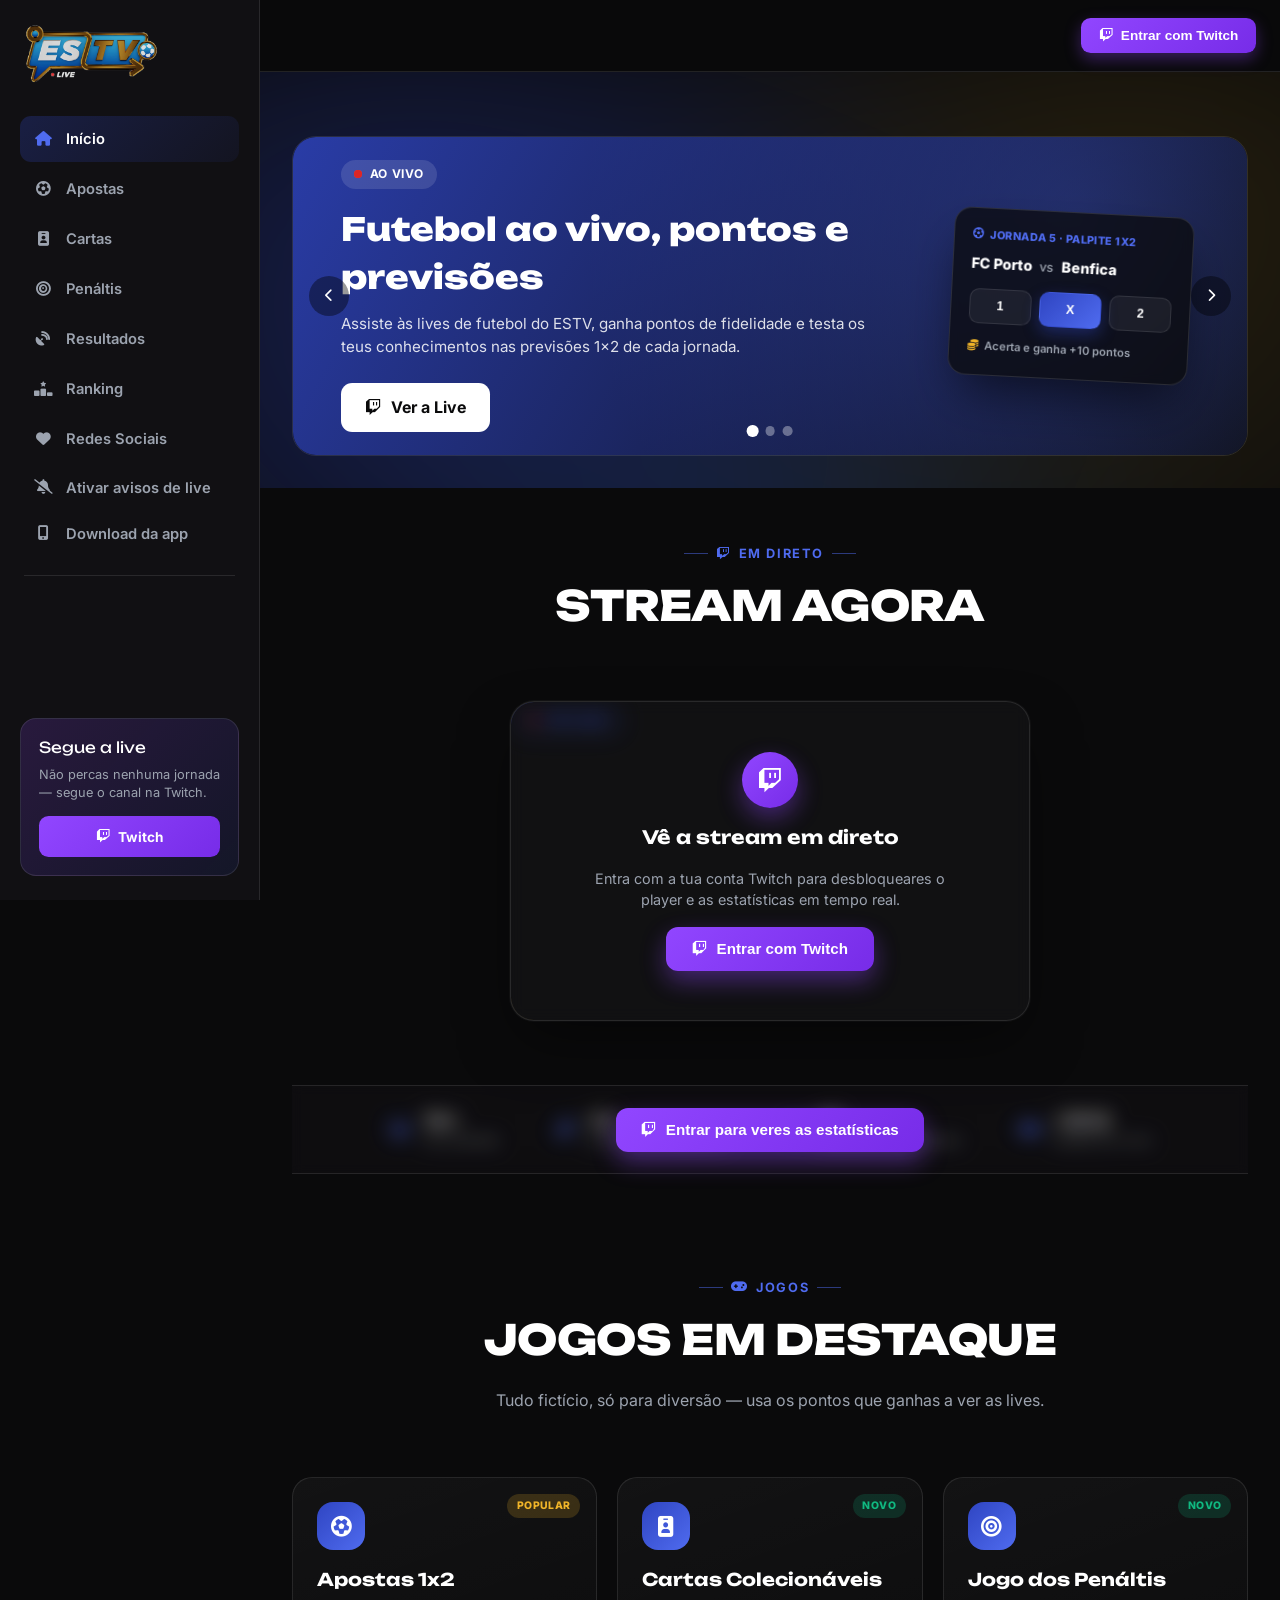
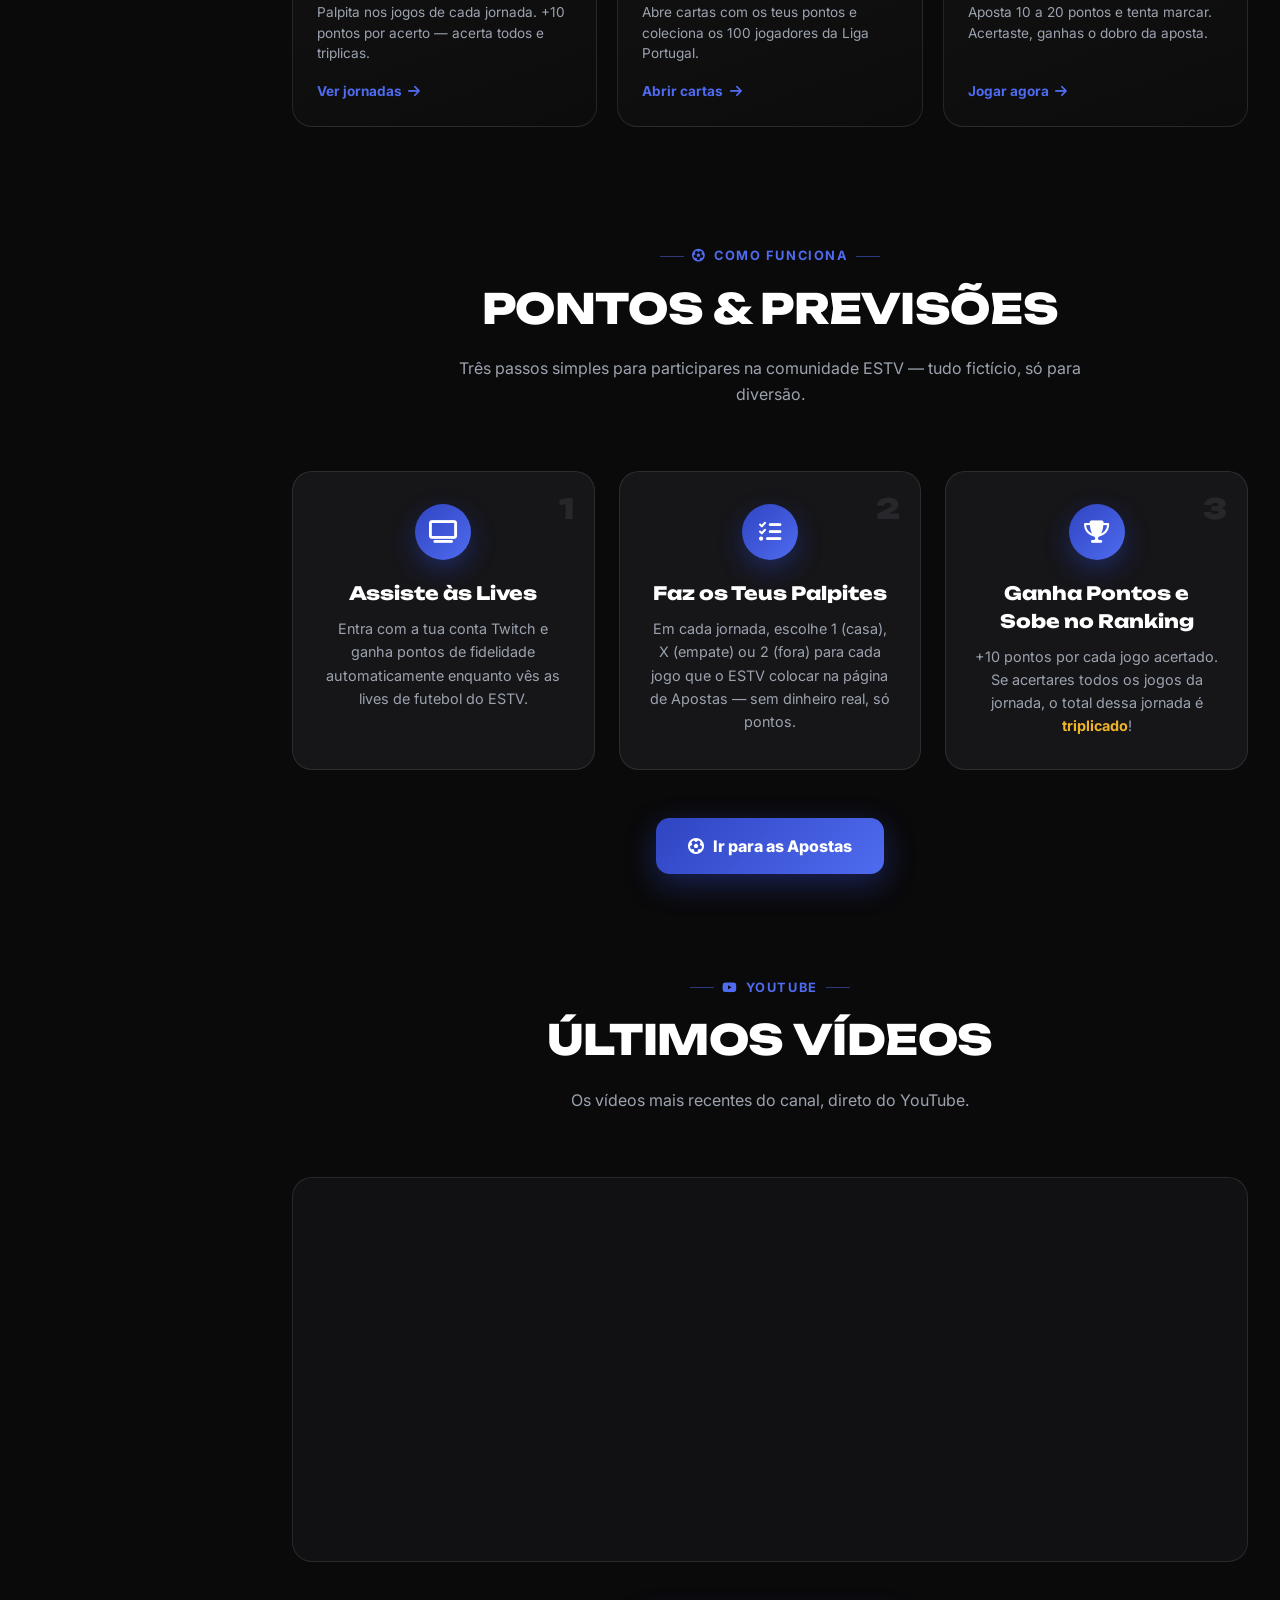
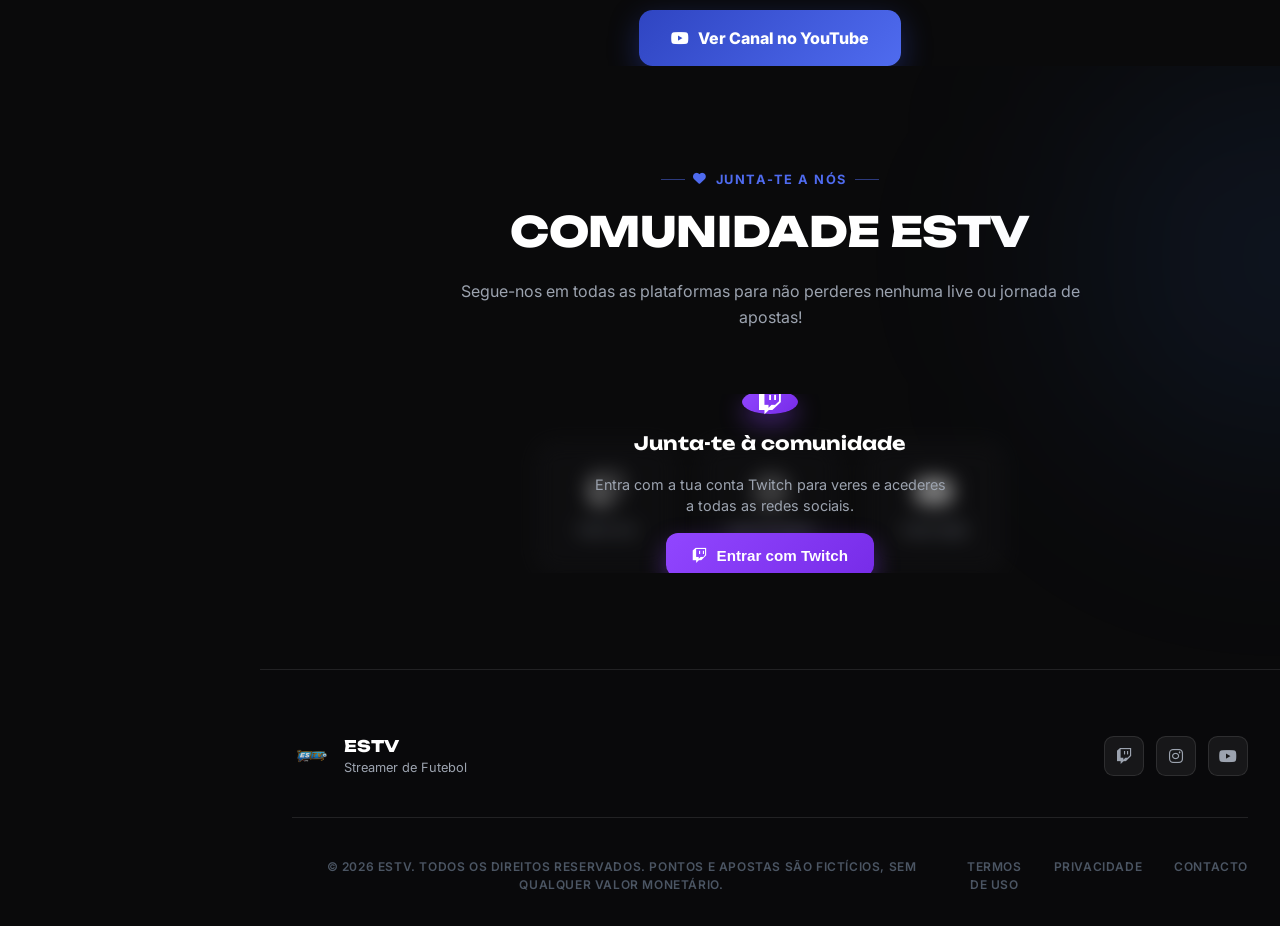
<file: index.html>
<!DOCTYPE html>
<html lang="pt">
<head>
    <meta charset="UTF-8">
    <meta name="viewport" content="width=device-width, initial-scale=1.0">
    <title>ESTV - Futebol ao Vivo</title>
    <link rel="manifest" href="manifest.webmanifest">
    <meta name="theme-color" content="#0a0a0b">
    <link rel="apple-touch-icon" href="assets/app/apple-touch-icon.png">
    <meta name="apple-mobile-web-app-capable" content="yes">
    <meta name="mobile-web-app-capable" content="yes">
    <meta name="apple-mobile-web-app-status-bar-style" content="black-translucent">
    <meta name="apple-mobile-web-app-title" content="ESTV">
    <link rel="icon" href="assets/logo-b.png">
    <link rel="stylesheet" href="style.css?v=8">
    <link rel="preconnect" href="https://fonts.googleapis.com">
    <link rel="preconnect" href="https://fonts.gstatic.com" crossorigin>
    <link href="https://fonts.googleapis.com/css2?family=Inter:wght@400;500;600;700;800;900&family=Unbounded:wght@600;700;800;900&display=swap" rel="stylesheet">
    <link rel="stylesheet" href="https://cdnjs.cloudflare.com/ajax/libs/font-awesome/6.5.0/css/all.min.css">
</head>
<body>
    <div class="app-shell">
        <!-- Menu lateral -->
        <aside class="sidebar" id="sidebar">
            <a href="index.html#home" class="sidebar-brand">
                <img src="assets/logo-a.png" alt="ESTV" class="nav-logo">
            </a>

            <nav class="sidebar-nav">
                <a href="index.html#home" class="nav-link active"><i class="fas fa-house"></i> Início</a>
                <a href="apostas.html" class="nav-link"><i class="fas fa-futbol"></i> Apostas</a>
                <a href="cartas.html" class="nav-link"><i class="fas fa-id-badge"></i> Cartas</a>
                <a href="penaltis.html" class="nav-link"><i class="fas fa-bullseye"></i> Penáltis</a>
                <a href="resultados.html" class="nav-link"><i class="fas fa-satellite-dish"></i> Resultados</a>
                <a href="ranking.html" class="nav-link"><i class="fas fa-ranking-star"></i> Ranking</a>
                <a href="index.html#social" class="nav-link"><i class="fas fa-heart"></i> Redes Sociais</a>
                <div class="sidebar-divider"></div>
                <a href="controlador.html" class="nav-link admin-only hidden"><i class="fas fa-sliders"></i> Painel de Controlo</a>
                <a href="estatisticas.html" class="nav-link admin-only hidden"><i class="fas fa-chart-column"></i> Estatísticas</a>
            </nav>

            <div class="sidebar-promo">
                <div class="sidebar-promo-title">Segue a live</div>
                <p class="sidebar-promo-text">Não percas nenhuma jornada — segue o canal na Twitch.</p>
                <a href="https://www.twitch.tv/edu___silva" target="_blank" class="sidebar-promo-btn"><i class="fab fa-twitch"></i> Twitch</a>
            </div>
        </aside>

        <div class="sidebar-backdrop" id="sidebarBackdrop"></div>

        <div class="app-main">
            <!-- Barra superior -->
            <header class="topbar">
                <div class="topbar-left">
                    <button class="topbar-toggle" id="sidebarToggle" aria-label="Abrir menu"><i class="fas fa-bars"></i></button>
                    <a href="index.html#home" class="topbar-brand">
                        <img src="assets/logo-a.png" alt="ESTV" class="nav-logo">
                    </a>
                </div>
                <div class="nav-auth" id="navAuth"></div>
            </header>

            <main>
                <!-- Carrossel de destaques -->
                <section id="home" class="hero">
                    <div class="hero-bg"></div>
                    <div class="container">
                        <div class="hero-carousel" id="heroCarousel">
                            <div class="carousel-track">
                                <div class="carousel-slide carousel-slide-live active">
                                    <div class="carousel-visual carousel-visual-betslip">
                                        <div class="mini-betslip">
                                            <div class="mini-betslip-header"><i class="fas fa-futbol"></i> Jornada 5 · Palpite 1x2</div>
                                            <div class="jogo-teams mini-betslip-teams">FC Porto <span class="jogo-vs">vs</span> Benfica</div>
                                            <div class="jogo-picks mini-betslip-picks">
                                                <button type="button" class="pick-btn">1</button>
                                                <button type="button" class="pick-btn pick-selected">X</button>
                                                <button type="button" class="pick-btn">2</button>
                                            </div>
                                            <div class="mini-betslip-footer"><i class="fas fa-coins"></i> Acerta e ganha +10 pontos</div>
                                        </div>
                                    </div>
                                    <div class="carousel-slide-content">
                                        <span class="carousel-eyebrow"><span class="live-dot"></span> Ao vivo</span>
                                        <h2 class="carousel-slide-title">Futebol ao vivo, pontos e previsões</h2>
                                        <p class="carousel-slide-text">Assiste às lives de futebol do ESTV, ganha pontos de fidelidade e testa os teus conhecimentos nas previsões 1x2 de cada jornada.</p>
                                        <a href="#stream" class="carousel-slide-cta"><i class="fab fa-twitch"></i> Ver a Live</a>
                                    </div>
                                </div>
                                <div class="carousel-slide carousel-slide-cartas">
                                    <div class="carousel-visual carousel-visual-cards" aria-hidden="true">
                                        <div class="mini-card mini-card-back" style="--rarity-cor:#3b82f6"><i class="fas fa-shield-halved"></i><span class="mini-card-rarity">Rara</span></div>
                                        <div class="mini-card mini-card-front" style="--rarity-cor:#f0b429"><i class="fas fa-futbol"></i><span class="mini-card-rarity">Lendária</span></div>
                                        <div class="mini-card mini-card-back2" style="--rarity-cor:#a855f7"><i class="fas fa-bolt"></i><span class="mini-card-rarity">Épica</span></div>
                                    </div>
                                    <div class="carousel-slide-content">
                                        <span class="carousel-eyebrow"><i class="fas fa-id-badge"></i> Novo</span>
                                        <h2 class="carousel-slide-title">Cartas Colecionáveis</h2>
                                        <p class="carousel-slide-text">Usa os teus pontos para abrir cartas e coleciona 100 jogadores da Liga Portugal — pode calhar numa Lendária!</p>
                                        <a href="cartas.html" class="carousel-slide-cta"><i class="fas fa-gift"></i> Abrir Cartas</a>
                                    </div>
                                </div>
                                <div class="carousel-slide carousel-slide-penaltis">
                                    <div class="carousel-visual carousel-visual-penalti" aria-hidden="true">
                                        <div class="mini-goal"><div class="mini-net"></div></div>
                                        <div class="mini-keeper">
                                            <svg viewBox="0 0 120 180">
                                                <g transform="translate(44,38) rotate(-135)">
                                                    <rect x="-5.5" y="0" width="11" height="38" rx="5.5" fill="#f0b429"/><circle cx="0" cy="40" r="7" fill="#fff"/>
                                                </g>
                                                <g transform="translate(76,38) rotate(135)">
                                                    <rect x="-5.5" y="0" width="11" height="38" rx="5.5" fill="#f0b429"/><circle cx="0" cy="40" r="7" fill="#fff"/>
                                                </g>
                                                <rect x="43" y="30" width="34" height="52" rx="14" fill="#f0b429"/>
                                                <rect x="44" y="76" width="32" height="24" rx="8" fill="#101010"/>
                                                <g transform="translate(52,98) rotate(8)">
                                                    <rect x="-6.5" y="0" width="13" height="28" rx="6" fill="#d9a066"/>
                                                    <g transform="translate(0,28) rotate(-6)"><rect x="-5.5" y="0" width="11" height="24" rx="5" fill="#d9a066"/><rect x="-6" y="22" width="12" height="8" rx="3" fill="#111"/></g>
                                                </g>
                                                <g transform="translate(68,98) rotate(-8)">
                                                    <rect x="-6.5" y="0" width="13" height="28" rx="6" fill="#d9a066"/>
                                                    <g transform="translate(0,28) rotate(6)"><rect x="-5.5" y="0" width="11" height="24" rx="5" fill="#d9a066"/><rect x="-6" y="22" width="12" height="8" rx="3" fill="#111"/></g>
                                                </g>
                                                <circle cx="60" cy="16" r="13" fill="#d9a066"/>
                                                <path d="M 47 11 Q 60 -2 73 11 Q 73 4 60 2 Q 47 4 47 11 Z" fill="#2b1a10"/>
                                            </svg>
                                        </div>
                                        <div class="mini-striker" style="--jersey-color:#2f45c2">
                                            <svg viewBox="0 0 120 180">
                                                <g transform="translate(42,42) rotate(-100)">
                                                    <rect x="-5" y="0" width="10" height="24" rx="5" fill="#d9a066"/>
                                                    <g transform="translate(0,24) rotate(15)"><rect x="-4.5" y="0" width="9" height="22" rx="4.5" fill="#d9a066"/></g>
                                                </g>
                                                <g transform="translate(76,42) rotate(95)">
                                                    <rect x="-5" y="0" width="10" height="24" rx="5" fill="#d9a066"/>
                                                    <g transform="translate(0,24) rotate(-10)"><rect x="-4.5" y="0" width="9" height="22" rx="4.5" fill="#d9a066"/></g>
                                                </g>
                                                <rect x="45" y="34" width="30" height="48" rx="14" fill="var(--jersey-color)" transform="rotate(12 60 58)"/>
                                                <rect x="45" y="76" width="30" height="24" rx="8" fill="#1a1a1a" transform="rotate(6 60 88)"/>
                                                <g transform="translate(54,92) rotate(15)">
                                                    <rect x="-6.5" y="0" width="13" height="30" rx="6" fill="#d9a066"/>
                                                    <g transform="translate(0,30) rotate(5)">
                                                        <rect x="-5.5" y="0" width="11" height="26" rx="5" fill="#d9a066"/>
                                                        <rect x="-6" y="24" width="12" height="8" rx="3" fill="#111"/>
                                                    </g>
                                                </g>
                                                <g transform="translate(68,90) rotate(-75)">
                                                    <rect x="-6.5" y="0" width="13" height="30" rx="6" fill="#d9a066"/>
                                                    <g transform="translate(0,30) rotate(20)">
                                                        <rect x="-5.5" y="0" width="11" height="26" rx="5" fill="#d9a066"/>
                                                        <rect x="-6" y="24" width="13" height="9" rx="3" fill="#111"/>
                                                    </g>
                                                </g>
                                                <circle cx="64" cy="18" r="13" fill="#d9a066" transform="rotate(8 60 58)"/>
                                                <path d="M 51 13 Q 64 0 77 13 Q 77 6 64 4 Q 51 6 51 13 Z" fill="#2b1a10" transform="rotate(8 60 58)"/>
                                            </svg>
                                        </div>
                                        <div class="mini-ball"></div>
                                    </div>
                                    <div class="carousel-slide-content">
                                        <span class="carousel-eyebrow"><i class="fas fa-bullseye"></i> Novo</span>
                                        <h2 class="carousel-slide-title">Jogo dos Penáltis</h2>
                                        <p class="carousel-slide-text">Aposta entre 10 e 20 pontos, escolhe a camisola do jogador e tenta marcar o penálti. Acertaste? Ganhas o dobro!</p>
                                        <a href="penaltis.html" class="carousel-slide-cta"><i class="fas fa-shoe-prints"></i> Jogar Agora</a>
                                    </div>
                                </div>
                            </div>
                            <div class="carousel-arrows">
                                <button type="button" id="carouselPrev" aria-label="Destaque anterior"><i class="fas fa-chevron-left"></i></button>
                                <button type="button" id="carouselNext" aria-label="Destaque seguinte"><i class="fas fa-chevron-right"></i></button>
                            </div>
                            <div class="carousel-dots" id="carouselDots"></div>
                        </div>
                    </div>
                </section>

                <!-- Live Stream -->
                <section id="stream" class="games-section">
                    <div class="container">
                        <div class="section-header">
                            <span class="section-eyebrow"><i class="fab fa-twitch"></i> Em Direto</span>
                            <h2 class="section-title">Stream Agora</h2>
                        </div>

                        <div class="hero-grid" style="grid-template-columns: 1fr; max-width: 900px; margin: 0 auto; justify-items: center;">
                            <div class="stream-panel hero-gate" data-gate>
                                <div class="gate-content">
                                    <div class="live-badge" id="liveBadge">
                                        <span class="live-dot"></span>
                                        <span id="liveText">AO VIVO EM BREVE</span>
                                    </div>
                                    <div class="stream-placeholder" id="streamContainer">
                                        <div id="twitch-embed-container"></div>
                                        <!-- Offline Card Overlay -->
                                        <div class="offline-card" id="offlineCard">
                                            <img src="assets/logo-b.png" alt="ESTV Offline" class="offline-card-image">
                                            <div class="offline-card-content">
                                                <div class="offline-indicator">
                                                    <div class="offline-dot"></div>
                                                    <span>Stream Offline</span>
                                                </div>
                                                <p class="offline-text">
                                                    A stream começa em breve. Segue-me na Twitch!
                                                </p>
                                            </div>
                                        </div>
                                    </div>
                                </div>
                                <div class="gate-overlay">
                                    <div class="gate-icon"><i class="fab fa-twitch"></i></div>
                                    <h3 class="gate-title">Vê a stream em direto</h3>
                                    <p class="gate-text">Entra com a tua conta Twitch para desbloqueares o player e as estatísticas em tempo real.</p>
                                    <button class="gate-login-btn"><i class="fab fa-twitch"></i> Entrar com Twitch</button>
                                </div>
                            </div>
                        </div>

                        <!-- Live Stats Ticker -->
                        <div class="hero-ticker" data-gate>
                            <div class="gate-content">
                                <div class="ticker-grid">
                                    <div class="ticker-item">
                                        <i class="fas fa-users"></i>
                                        <div>
                                            <span class="ticker-value" id="followerCount">+--</span>
                                            <span class="ticker-label">Followers</span>
                                        </div>
                                    </div>
                                    <div class="ticker-divider"></div>
                                    <div class="ticker-item">
                                        <i class="fas fa-coins"></i>
                                        <div>
                                            <span class="ticker-value" id="totalPointsStat">--</span>
                                            <span class="ticker-label">Pontos Distribuídos</span>
                                        </div>
                                    </div>
                                    <div class="ticker-divider"></div>
                                    <div class="ticker-item">
                                        <i class="fas fa-futbol"></i>
                                        <div>
                                            <span class="ticker-value" id="jornadasStat">--</span>
                                            <span class="ticker-label">Jornadas Realizadas</span>
                                        </div>
                                    </div>
                                    <div class="ticker-divider"></div>
                                    <div class="ticker-item">
                                        <i class="fas fa-gamepad"></i>
                                        <div>
                                            <span class="ticker-value" data-target="600">+600</span>
                                            <span class="ticker-label">Horas Ao Vivo</span>
                                        </div>
                                    </div>
                                </div>
                            </div>
                            <div class="gate-overlay">
                                <button class="gate-login-btn"><i class="fab fa-twitch"></i> Entrar para veres as estatísticas</button>
                            </div>
                        </div>
                    </div>
                </section>

                <!-- Jogos em Destaque -->
                <section id="jogos" class="offers">
                    <div class="container">
                        <div class="section-header">
                            <span class="section-eyebrow"><i class="fas fa-gamepad"></i> Jogos</span>
                            <h2 class="section-title">Jogos em Destaque</h2>
                            <p class="section-description">Tudo fictício, só para diversão — usa os pontos que ganhas a ver as lives.</p>
                        </div>

                        <div class="offer-grid">
                            <a href="apostas.html" class="offer-card">
                                <span class="offer-card-badge hot">Popular</span>
                                <div class="offer-card-icon"><i class="fas fa-futbol"></i></div>
                                <h3 class="offer-card-title">Apostas 1x2</h3>
                                <p class="offer-card-text">Palpita nos jogos de cada jornada. +10 pontos por acerto — acerta todos e triplicas.</p>
                                <span class="offer-card-cta">Ver jornadas <i class="fas fa-arrow-right"></i></span>
                            </a>
                            <a href="cartas.html" class="offer-card">
                                <span class="offer-card-badge novo">Novo</span>
                                <div class="offer-card-icon"><i class="fas fa-id-badge"></i></div>
                                <h3 class="offer-card-title">Cartas Colecionáveis</h3>
                                <p class="offer-card-text">Abre cartas com os teus pontos e coleciona os 100 jogadores da Liga Portugal.</p>
                                <span class="offer-card-cta">Abrir cartas <i class="fas fa-arrow-right"></i></span>
                            </a>
                            <a href="penaltis.html" class="offer-card">
                                <span class="offer-card-badge novo">Novo</span>
                                <div class="offer-card-icon"><i class="fas fa-bullseye"></i></div>
                                <h3 class="offer-card-title">Jogo dos Penáltis</h3>
                                <p class="offer-card-text">Aposta 10 a 20 pontos e tenta marcar. Acertaste, ganhas o dobro da aposta.</p>
                                <span class="offer-card-cta">Jogar agora <i class="fas fa-arrow-right"></i></span>
                            </a>
                        </div>
                    </div>
                </section>

                <!-- Como Funciona Section -->
                <section id="como-funciona" class="offers">
                    <div class="container">
                        <div class="section-header">
                            <span class="section-eyebrow"><i class="fas fa-futbol"></i> Como Funciona</span>
                            <h2 class="section-title">Pontos & Previsões</h2>
                            <p class="section-description">
                                Três passos simples para participares na comunidade ESTV — tudo fictício, só para diversão.
                            </p>
                        </div>

                        <div class="how-grid">
                            <div class="how-card">
                                <div class="how-card-number">1</div>
                                <div class="how-card-icon"><i class="fas fa-tv"></i></div>
                                <h3 class="how-card-title">Assiste às Lives</h3>
                                <p class="how-card-text">Entra com a tua conta Twitch e ganha pontos de fidelidade automaticamente enquanto vês as lives de futebol do ESTV.</p>
                            </div>
                            <div class="how-card">
                                <div class="how-card-number">2</div>
                                <div class="how-card-icon"><i class="fas fa-list-check"></i></div>
                                <h3 class="how-card-title">Faz os Teus Palpites</h3>
                                <p class="how-card-text">Em cada jornada, escolhe 1 (casa), X (empate) ou 2 (fora) para cada jogo que o ESTV colocar na página de Apostas — sem dinheiro real, só pontos.</p>
                            </div>
                            <div class="how-card">
                                <div class="how-card-number">3</div>
                                <div class="how-card-icon"><i class="fas fa-trophy"></i></div>
                                <h3 class="how-card-title">Ganha Pontos e Sobe no Ranking</h3>
                                <p class="how-card-text">+10 pontos por cada jogo acertado. Se acertares todos os jogos da jornada, o total dessa jornada é <strong>triplicado</strong>!</p>
                            </div>
                        </div>

                        <div class="how-cta">
                            <a href="apostas.html" class="cta-button-link"><i class="fas fa-futbol"></i> Ir para as Apostas</a>
                        </div>
                    </div>
                </section>

                <!-- Últimos Vídeos -->
                <section id="videos" class="offers">
                    <div class="container">
                        <div class="section-header">
                            <span class="section-eyebrow"><i class="fab fa-youtube"></i> YouTube</span>
                            <h2 class="section-title">Últimos Vídeos</h2>
                            <p class="section-description">Os vídeos mais recentes do canal, direto do YouTube.</p>
                        </div>

                        <div class="videos-embed-wrap">
                            <iframe src="https://www.youtube.com/embed/videoseries?list=UU0XwiKmPCLXgMWRV7sjB0vA" title="Últimos vídeos do ESTV" allow="accelerometer; autoplay; clipboard-write; encrypted-media; gyroscope; picture-in-picture" allowfullscreen loading="lazy"></iframe>
                        </div>

                        <div class="how-cta">
                            <a href="https://www.youtube.com/@edusilva_3" target="_blank" class="cta-button-link"><i class="fab fa-youtube"></i> Ver Canal no YouTube</a>
                        </div>
                    </div>
                </section>

                <!-- Social Section -->
                <section id="social" class="social">
                    <div class="container">
                        <div class="section-header">
                            <span class="section-eyebrow"><i class="fas fa-heart"></i> Junta-te a Nós</span>
                            <h2 class="section-title">Comunidade ESTV</h2>
                            <p class="section-description">
                                Segue-nos em todas as plataformas para não perderes nenhuma live ou jornada de apostas!
                            </p>
                        </div>

                        <div class="social-gate" data-gate>
                            <div class="gate-content">
                                <div class="social-grid">
                                    <a href="https://www.twitch.tv/edu___silva" target="_blank" class="social-card twitch">
                                        <i class="fab fa-twitch"></i>
                                        <span>Twitch</span>
                                    </a>

                                    <a href="https://www.instagram.com/edu_silva_3/" target="_blank" class="social-card instagram">
                                        <i class="fab fa-instagram"></i>
                                        <span>Instagram</span>
                                    </a>

                                    <a href="https://www.youtube.com/@edusilva_3" target="_blank" class="social-card youtube">
                                        <i class="fab fa-youtube"></i>
                                        <span>YouTube</span>
                                    </a>
                                </div>
                            </div>
                            <div class="gate-overlay">
                                <div class="gate-icon"><i class="fab fa-twitch"></i></div>
                                <h3 class="gate-title">Junta-te à comunidade</h3>
                                <p class="gate-text">Entra com a tua conta Twitch para veres e acederes a todas as redes sociais.</p>
                                <button class="gate-login-btn"><i class="fab fa-twitch"></i> Entrar com Twitch</button>
                            </div>
                        </div>
                    </div>
                </section>

                <!-- Footer -->
                <footer class="footer">
                    <div class="container">
                        <div class="footer-top">
                            <div class="footer-brand">
                                <img src="assets/logo-b.png" alt="ESTV">
                                <div>
                                    <div class="footer-brand-name">ESTV</div>
                                    <div class="footer-brand-tagline">Streamer de Futebol</div>
                                </div>
                            </div>
                            <div class="footer-social">
                                <a href="https://www.twitch.tv/edu___silva" target="_blank" aria-label="Twitch"><i class="fab fa-twitch"></i></a>
                                <a href="https://www.instagram.com/edu_silva_3/" target="_blank" aria-label="Instagram"><i class="fab fa-instagram"></i></a>
                                <a href="https://www.youtube.com/@edusilva_3" target="_blank" aria-label="YouTube"><i class="fab fa-youtube"></i></a>
                            </div>
                        </div>

                        <div class="footer-content">
                            <div class="footer-bottom">
                                <p>© 2026 ESTV. Todos os direitos reservados. Pontos e apostas são fictícios, sem qualquer valor monetário.</p>
                                <div class="footer-links">
                                    <a href="#">Termos de Uso</a>
                                    <a href="#">Privacidade</a>
                                    <a href="contacto.html">Contacto</a>
                                </div>
                            </div>
                        </div>
                    </div>
                </footer>
            </main>
        </div>
    </div>

    <script src="script.js?v=5"></script>
    <script src="estv-config.js?v=1"></script>
    <script src="estv-data.js?v=5"></script>
    <script src="twitch-auth.js?v=4"></script>
    <script src="notificacoes.js?v=2"></script>
</body>
</html>
</file>
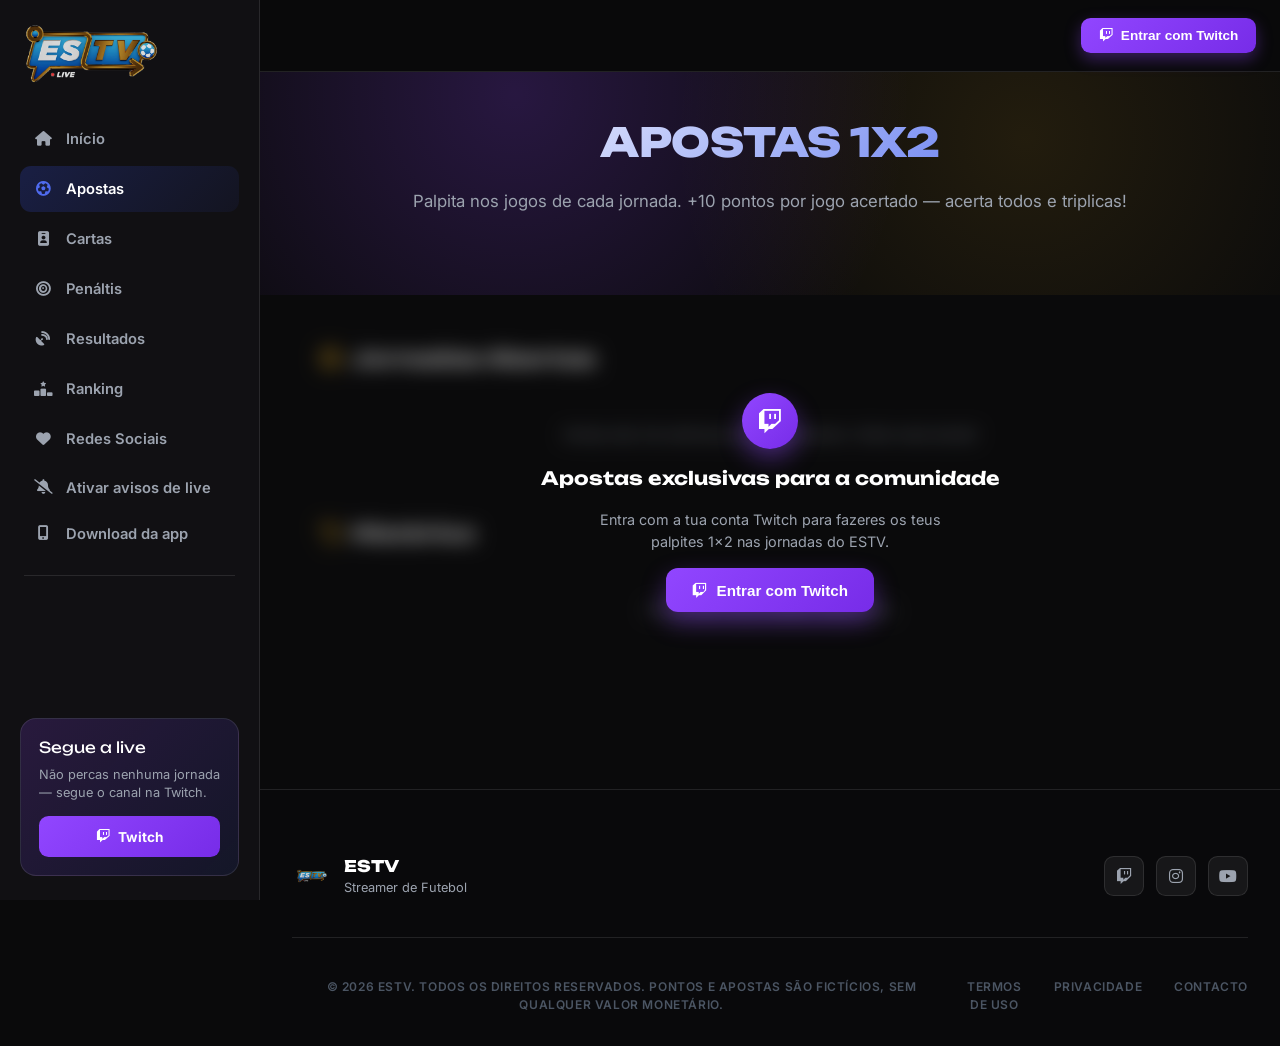
<file: apostas.html>
<!DOCTYPE html>
<html lang="pt">
<head>
    <meta charset="UTF-8">
    <meta name="viewport" content="width=device-width, initial-scale=1.0">
    <title>Apostas - ESTV</title>
    <link rel="manifest" href="manifest.webmanifest">
    <meta name="theme-color" content="#0a0a0b">
    <link rel="apple-touch-icon" href="assets/app/apple-touch-icon.png">
    <meta name="apple-mobile-web-app-capable" content="yes">
    <meta name="mobile-web-app-capable" content="yes">
    <meta name="apple-mobile-web-app-status-bar-style" content="black-translucent">
    <meta name="apple-mobile-web-app-title" content="ESTV">
    <link rel="icon" href="assets/logo-b.png">
    <link rel="stylesheet" href="style.css?v=8">
    <link rel="preconnect" href="https://fonts.googleapis.com">
    <link rel="preconnect" href="https://fonts.gstatic.com" crossorigin>
    <link href="https://fonts.googleapis.com/css2?family=Inter:wght@400;500;600;700;800;900&family=Unbounded:wght@600;700;800;900&display=swap" rel="stylesheet">
    <link rel="stylesheet" href="https://cdnjs.cloudflare.com/ajax/libs/font-awesome/6.5.0/css/all.min.css">
</head>
<body>
    <div class="app-shell">
        <aside class="sidebar" id="sidebar">
            <a href="index.html#home" class="sidebar-brand">
                <img src="assets/logo-a.png" alt="ESTV" class="nav-logo">
            </a>

            <nav class="sidebar-nav">
                <a href="index.html#home" class="nav-link"><i class="fas fa-house"></i> Início</a>
                <a href="apostas.html" class="nav-link active"><i class="fas fa-futbol"></i> Apostas</a>
                <a href="cartas.html" class="nav-link"><i class="fas fa-id-badge"></i> Cartas</a>
                <a href="penaltis.html" class="nav-link"><i class="fas fa-bullseye"></i> Penáltis</a>
                <a href="resultados.html" class="nav-link"><i class="fas fa-satellite-dish"></i> Resultados</a>
                <a href="ranking.html" class="nav-link"><i class="fas fa-ranking-star"></i> Ranking</a>
                <a href="index.html#social" class="nav-link"><i class="fas fa-heart"></i> Redes Sociais</a>
                <div class="sidebar-divider"></div>
                <a href="controlador.html" class="nav-link admin-only hidden"><i class="fas fa-sliders"></i> Painel de Controlo</a>
                <a href="estatisticas.html" class="nav-link admin-only hidden"><i class="fas fa-chart-column"></i> Estatísticas</a>
            </nav>

            <div class="sidebar-promo">
                <div class="sidebar-promo-title">Segue a live</div>
                <p class="sidebar-promo-text">Não percas nenhuma jornada — segue o canal na Twitch.</p>
                <a href="https://www.twitch.tv/edu___silva" target="_blank" class="sidebar-promo-btn"><i class="fab fa-twitch"></i> Twitch</a>
            </div>
        </aside>

        <div class="sidebar-backdrop" id="sidebarBackdrop"></div>

        <div class="app-main">
            <header class="topbar">
                <div class="topbar-left">
                    <button class="topbar-toggle" id="sidebarToggle" aria-label="Abrir menu"><i class="fas fa-bars"></i></button>
                    <a href="index.html#home" class="topbar-brand">
                        <img src="assets/logo-a.png" alt="ESTV" class="nav-logo">
                    </a>
                </div>
                <div class="nav-auth" id="navAuth"></div>
            </header>

    <main>
        <!-- Apostas Hero -->
        <section class="games-hero">
            <div class="container">
                <div class="games-hero-content">
                    <h1 class="games-hero-title">Apostas 1x2</h1>
                    <p class="games-hero-subtitle">Palpita nos jogos de cada jornada. +10 pontos por jogo acertado — acerta todos e triplicas!</p>
                </div>
            </div>
        </section>

        <section class="games-section">
            <div class="container">
                <div class="page-gate" data-gate>
                <div class="gate-content">

                    <!-- Aviso para o streamer, com link para o painel de controlo -->
                    <a href="controlador.html" class="admin-only hidden admin-shortcut-banner">
                        <i class="fas fa-sliders"></i>
                        <span>És o streamer — gere as jornadas no Painel de Controlo</span>
                        <i class="fas fa-arrow-right"></i>
                    </a>

                    <!-- Jornadas abertas para apostar -->
                    <div class="apostas-section">
                        <h2 class="apostas-section-title"><i class="fas fa-futbol"></i> Jornadas Abertas</h2>
                        <div id="jornadasAbertas" class="jornadas-list">
                            <p class="ranking-loading">A carregar jornadas...</p>
                        </div>
                    </div>

                    <!-- Histórico de jornadas resolvidas -->
                    <div class="apostas-section">
                        <h2 class="apostas-section-title"><i class="fas fa-clock-rotate-left"></i> Histórico</h2>
                        <div id="jornadasHistorico" class="jornadas-list"></div>
                    </div>

                </div>
                <div class="gate-overlay">
                    <div class="gate-icon"><i class="fab fa-twitch"></i></div>
                    <h3 class="gate-title">Apostas exclusivas para a comunidade</h3>
                    <p class="gate-text">Entra com a tua conta Twitch para fazeres os teus palpites 1x2 nas jornadas do ESTV.</p>
                    <button class="gate-login-btn"><i class="fab fa-twitch"></i> Entrar com Twitch</button>
                </div>
                </div>
            </div>
        </section>
    </main>

    <footer class="footer">
        <div class="container">
            <div class="footer-top">
                <div class="footer-brand">
                    <img src="assets/logo-b.png" alt="ESTV">
                    <div>
                        <div class="footer-brand-name">ESTV</div>
                        <div class="footer-brand-tagline">Streamer de Futebol</div>
                    </div>
                </div>
                <div class="footer-social">
                    <a href="https://www.twitch.tv/edu___silva" target="_blank" aria-label="Twitch"><i class="fab fa-twitch"></i></a>
                    <a href="https://www.instagram.com/edu_silva_3/" target="_blank" aria-label="Instagram"><i class="fab fa-instagram"></i></a>
                    <a href="https://www.youtube.com/@edusilva_3" target="_blank" aria-label="YouTube"><i class="fab fa-youtube"></i></a>
                </div>
            </div>

            <div class="footer-content">
                <div class="footer-bottom">
                    <p>© 2026 ESTV. Todos os direitos reservados. Pontos e apostas são fictícios, sem qualquer valor monetário.</p>
                    <div class="footer-links">
                        <a href="#">Termos de Uso</a>
                        <a href="#">Privacidade</a>
                        <a href="contacto.html">Contacto</a>
                    </div>
                </div>
            </div>
        </div>
    </footer>
        </div>
    </div>

    <script src="script.js?v=5"></script>
    <script src="estv-config.js?v=1"></script>
    <script src="estv-data.js?v=5"></script>
    <script src="twitch-auth.js?v=4"></script>
    <script src="notificacoes.js?v=2"></script>
    <script src="apostas.js?v=4"></script>
</body>
</html>
</file>
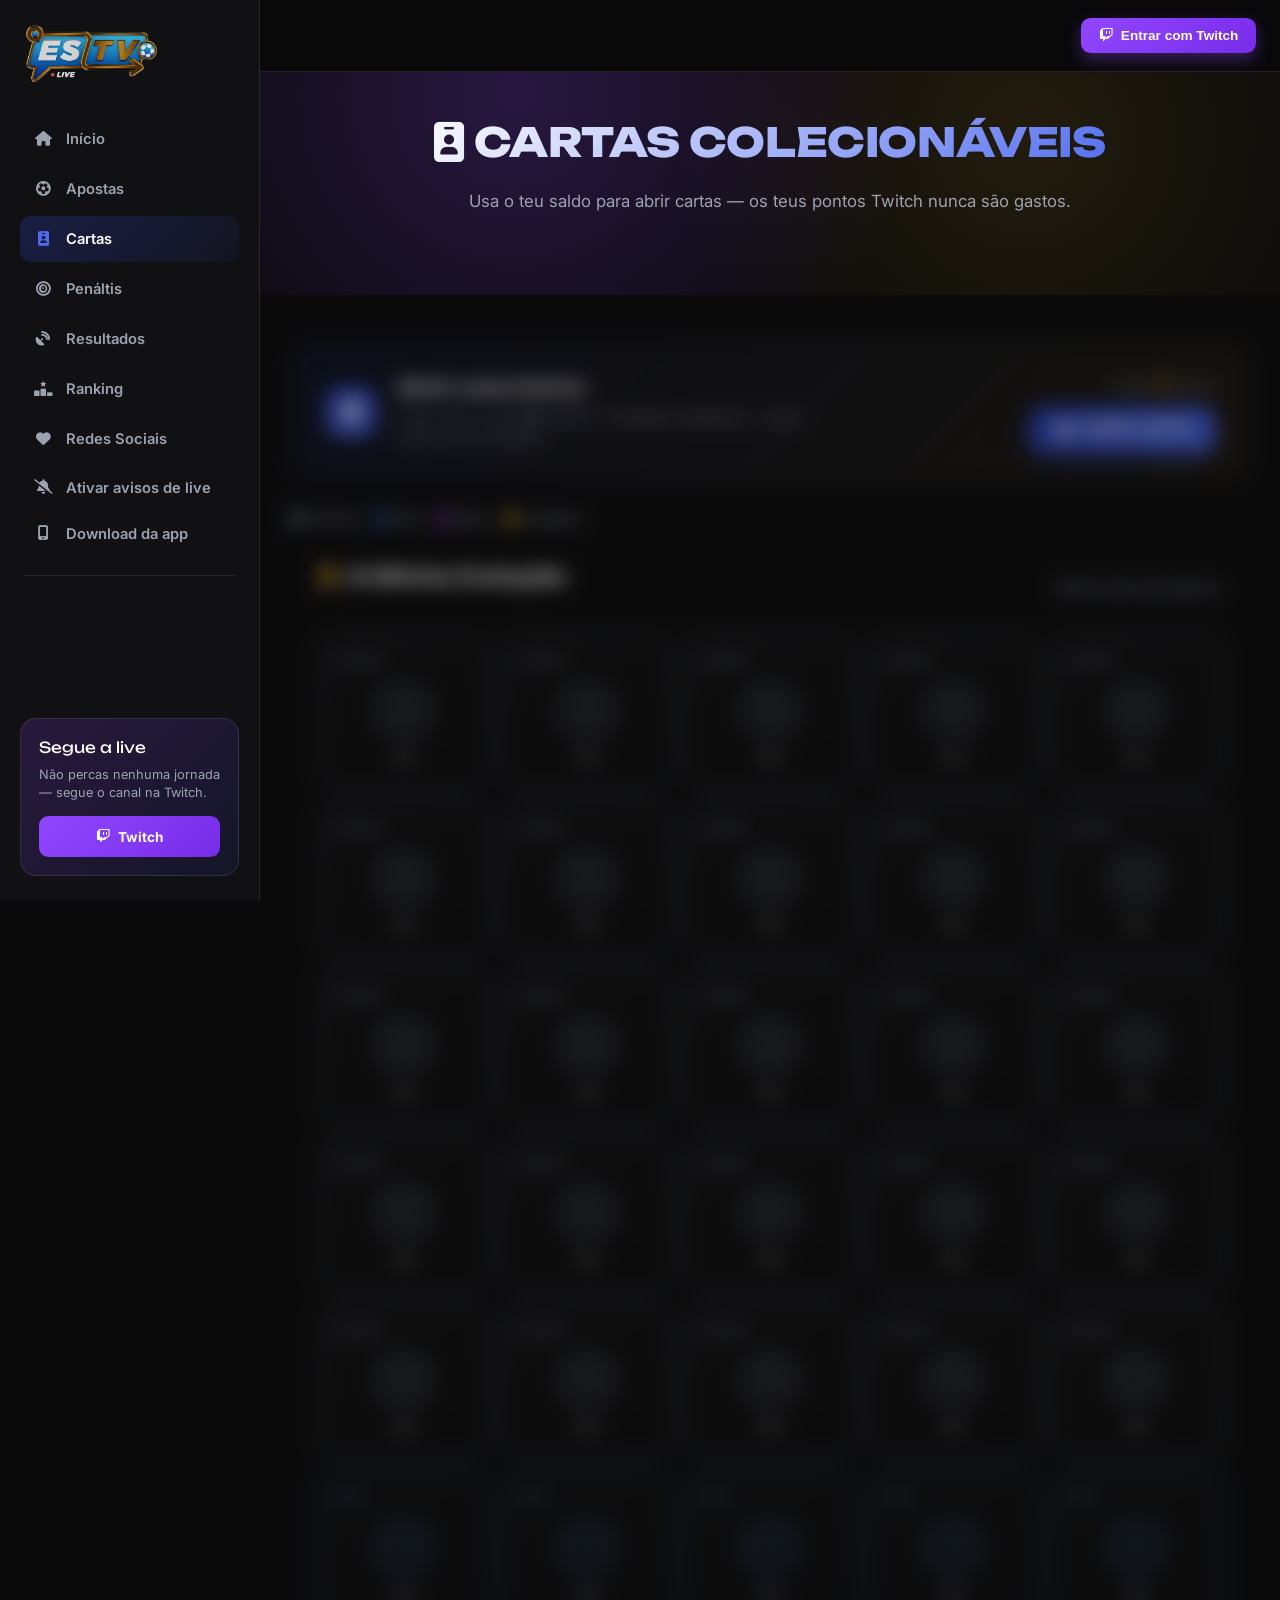
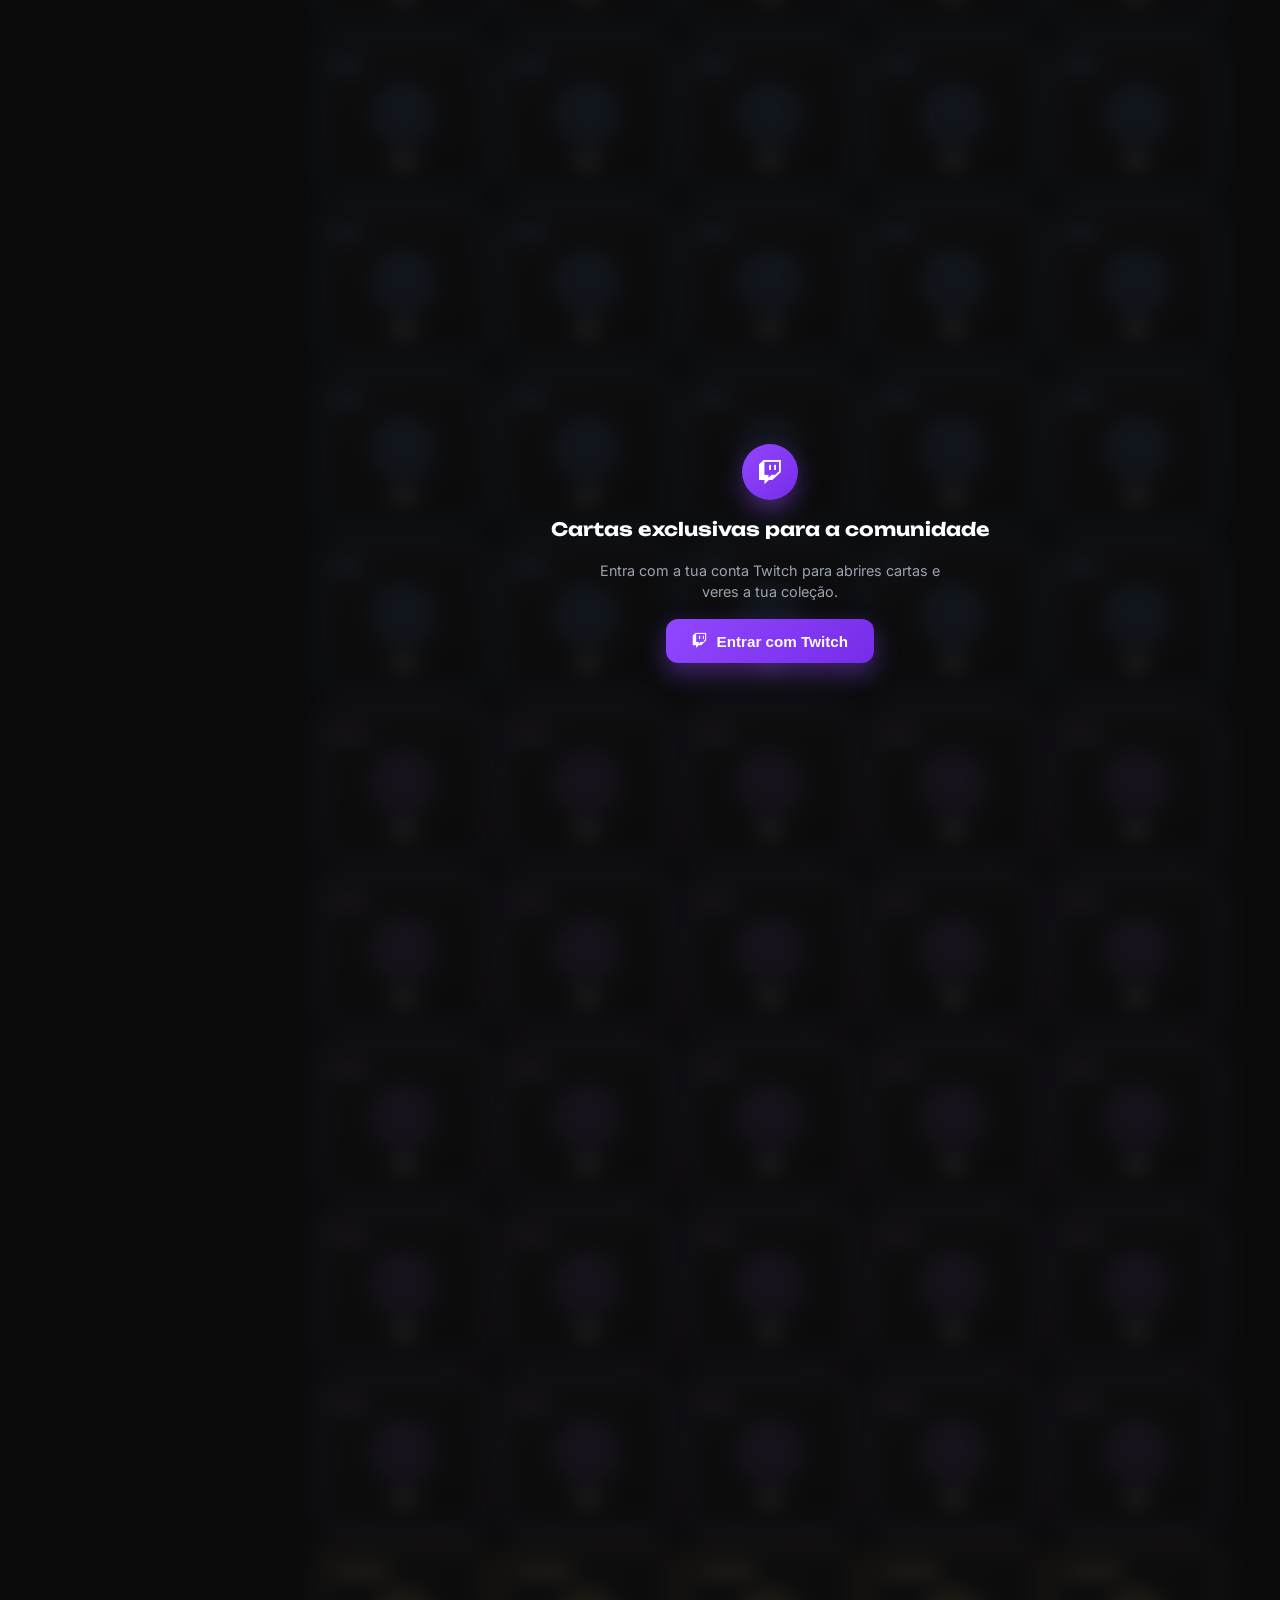
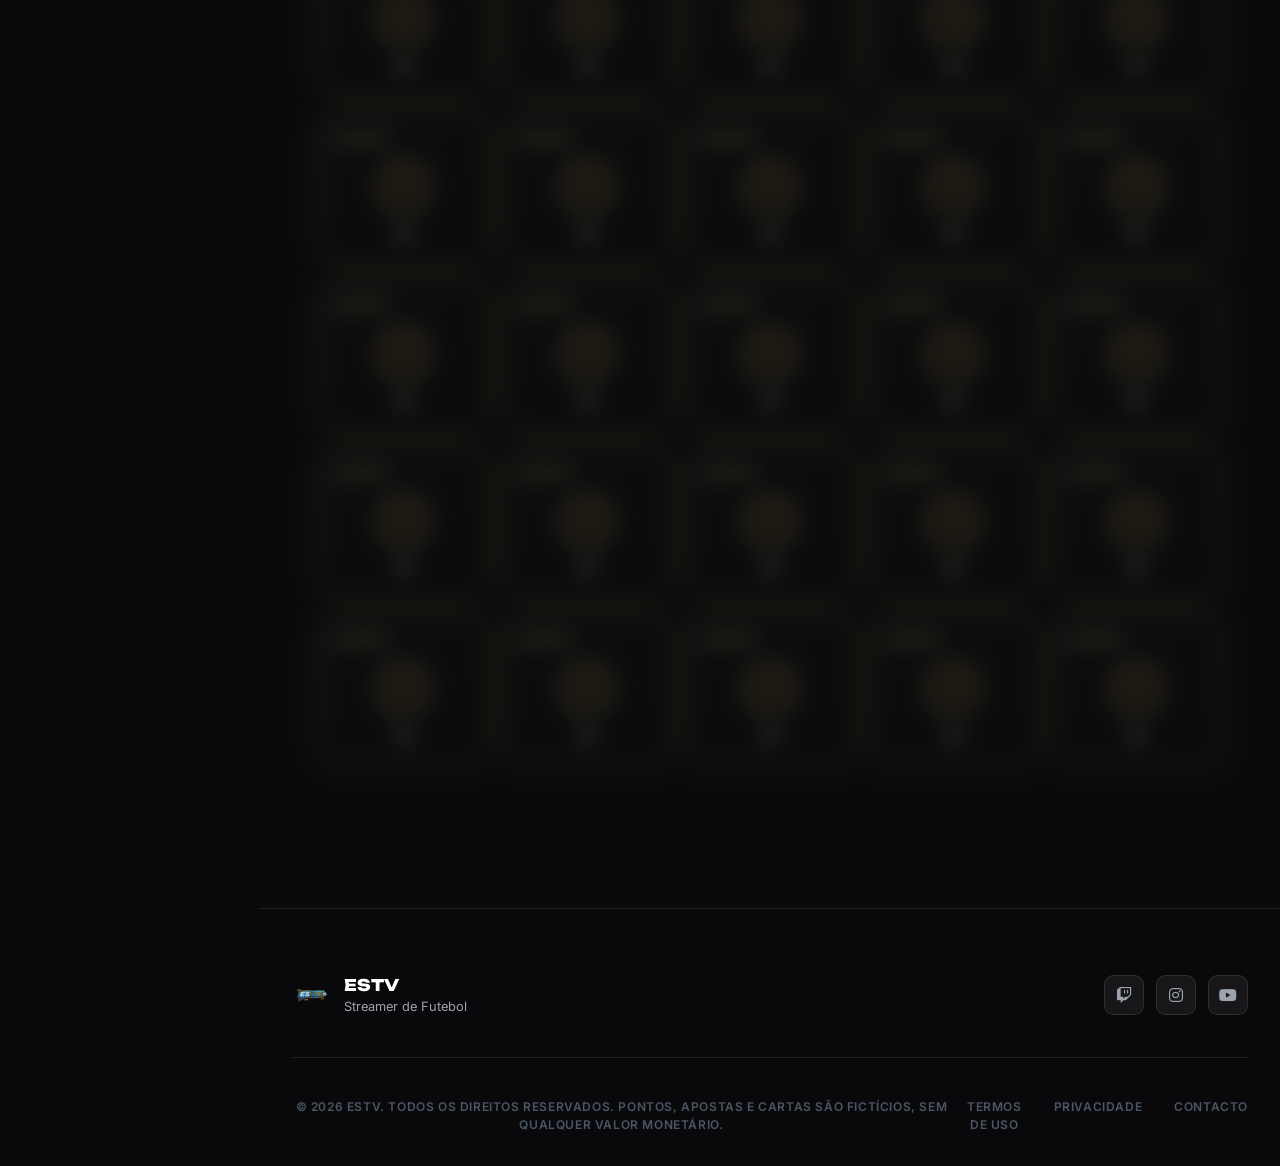
<file: cartas.html>
<!DOCTYPE html>
<html lang="pt">
<head>
    <meta charset="UTF-8">
    <meta name="viewport" content="width=device-width, initial-scale=1.0">
    <title>Cartas Colecionáveis - ESTV</title>
    <link rel="manifest" href="manifest.webmanifest">
    <meta name="theme-color" content="#0a0a0b">
    <link rel="apple-touch-icon" href="assets/app/apple-touch-icon.png">
    <meta name="apple-mobile-web-app-capable" content="yes">
    <meta name="mobile-web-app-capable" content="yes">
    <meta name="apple-mobile-web-app-status-bar-style" content="black-translucent">
    <meta name="apple-mobile-web-app-title" content="ESTV">
    <link rel="icon" href="assets/logo-b.png">
    <link rel="stylesheet" href="style.css?v=8">
    <link rel="preconnect" href="https://fonts.googleapis.com">
    <link rel="preconnect" href="https://fonts.gstatic.com" crossorigin>
    <link href="https://fonts.googleapis.com/css2?family=Inter:wght@400;500;600;700;800;900&family=Unbounded:wght@600;700;800;900&display=swap" rel="stylesheet">
    <link rel="stylesheet" href="https://cdnjs.cloudflare.com/ajax/libs/font-awesome/6.5.0/css/all.min.css">
</head>
<body>
    <div class="app-shell">
        <aside class="sidebar" id="sidebar">
            <a href="index.html#home" class="sidebar-brand">
                <img src="assets/logo-a.png" alt="ESTV" class="nav-logo">
            </a>

            <nav class="sidebar-nav">
                <a href="index.html#home" class="nav-link"><i class="fas fa-house"></i> Início</a>
                <a href="apostas.html" class="nav-link"><i class="fas fa-futbol"></i> Apostas</a>
                <a href="cartas.html" class="nav-link active"><i class="fas fa-id-badge"></i> Cartas</a>
                <a href="penaltis.html" class="nav-link"><i class="fas fa-bullseye"></i> Penáltis</a>
                <a href="resultados.html" class="nav-link"><i class="fas fa-satellite-dish"></i> Resultados</a>
                <a href="ranking.html" class="nav-link"><i class="fas fa-ranking-star"></i> Ranking</a>
                <a href="index.html#social" class="nav-link"><i class="fas fa-heart"></i> Redes Sociais</a>
                <div class="sidebar-divider"></div>
                <a href="controlador.html" class="nav-link admin-only hidden"><i class="fas fa-sliders"></i> Painel de Controlo</a>
                <a href="estatisticas.html" class="nav-link admin-only hidden"><i class="fas fa-chart-column"></i> Estatísticas</a>
            </nav>

            <div class="sidebar-promo">
                <div class="sidebar-promo-title">Segue a live</div>
                <p class="sidebar-promo-text">Não percas nenhuma jornada — segue o canal na Twitch.</p>
                <a href="https://www.twitch.tv/edu___silva" target="_blank" class="sidebar-promo-btn"><i class="fab fa-twitch"></i> Twitch</a>
            </div>
        </aside>

        <div class="sidebar-backdrop" id="sidebarBackdrop"></div>

        <div class="app-main">
            <header class="topbar">
                <div class="topbar-left">
                    <button class="topbar-toggle" id="sidebarToggle" aria-label="Abrir menu"><i class="fas fa-bars"></i></button>
                    <a href="index.html#home" class="topbar-brand">
                        <img src="assets/logo-a.png" alt="ESTV" class="nav-logo">
                    </a>
                </div>
                <div class="nav-auth" id="navAuth"></div>
            </header>

    <main>
        <!-- Cartas Hero -->
        <section class="games-hero">
            <div class="container">
                <div class="games-hero-content">
                    <h1 class="games-hero-title"><i class="fas fa-id-badge"></i> Cartas Colecionáveis</h1>
                    <p class="games-hero-subtitle">Usa o teu saldo para abrir cartas — os teus pontos Twitch nunca são gastos.</p>
                </div>
            </div>
        </section>

        <section class="games-section">
            <div class="container">
                <div class="page-gate" data-gate>
                <div class="gate-content">

                    <!-- Abrir carta -->
                    <div class="pack-open-card">
                        <div class="pack-open-info">
                            <div class="pack-open-icon"><i class="fas fa-layer-group"></i></div>
                            <div>
                                <h2 class="pack-open-title">Abrir uma Carta</h2>
                                <p class="pack-open-text">Cada carta custa <strong id="custoCartaTexto">100</strong> pontos. A raridade é aleatória — pode calhar numa Lendária!</p>
                            </div>
                        </div>
                        <div class="pack-open-action">
                            <div class="pack-open-saldo">Saldo: <strong id="pontosAtuais">0</strong> pontos</div>
                            <button class="btn-primary" id="abrirCartaBtn"><i class="fas fa-gift"></i> Abrir Carta</button>
                        </div>
                    </div>

                    <!-- Legenda de raridades -->
                    <div class="rarity-legend" id="rarityLegend"></div>

                    <!-- Coleção -->
                    <div class="apostas-section">
                        <div class="collection-header-row">
                            <h2 class="apostas-section-title"><i class="fas fa-image-portrait"></i> A Minha Coleção</h2>
                            <span class="collection-progress" id="collectionProgress"></span>
                        </div>
                        <div id="collectionGrid" class="cards-grid"></div>
                    </div>

                </div>
                <div class="gate-overlay">
                    <div class="gate-icon"><i class="fab fa-twitch"></i></div>
                    <h3 class="gate-title">Cartas exclusivas para a comunidade</h3>
                    <p class="gate-text">Entra com a tua conta Twitch para abrires cartas e veres a tua coleção.</p>
                    <button class="gate-login-btn"><i class="fab fa-twitch"></i> Entrar com Twitch</button>
                </div>
                </div>
            </div>
        </section>
    </main>

    <!-- Abertura de carta estilo "pack opening" -->
    <div class="card-reveal-overlay hidden" id="cardRevealOverlay">
        <div class="pack-flash" id="packFlash"></div>
        <div class="pack-burst" id="packBurst"></div>
        <div class="confetti-layer" id="confettiLayer"></div>

        <!-- Fase 1: o pacote, à espera de ser tocado -->
        <div class="pack-envelope" id="packEnvelope">
            <div class="pack-envelope-glow"></div>
            <div class="pack-envelope-card">
                <img src="assets/logo-b.png" alt="ESTV">
            </div>
            <p class="pack-envelope-hint"><i class="fas fa-hand-pointer"></i> Toca para abrir</p>
        </div>

        <!-- Fase 2: a carta revelada -->
        <div class="card-reveal-box hidden" id="cardBox">
            <div class="card-reveal-flip" id="cardRevealFlip">
                <div class="card-reveal-face card-reveal-back">
                    <img src="assets/logo-b.png" alt="ESTV">
                </div>
                <div class="card-reveal-face card-reveal-front" id="cardRevealFront"></div>
            </div>
            <button class="btn-primary card-reveal-close" id="cardRevealCloseBtn">Fechar</button>
        </div>
    </div>

    <footer class="footer">
        <div class="container">
            <div class="footer-top">
                <div class="footer-brand">
                    <img src="assets/logo-b.png" alt="ESTV">
                    <div>
                        <div class="footer-brand-name">ESTV</div>
                        <div class="footer-brand-tagline">Streamer de Futebol</div>
                    </div>
                </div>
                <div class="footer-social">
                    <a href="https://www.twitch.tv/edu___silva" target="_blank" aria-label="Twitch"><i class="fab fa-twitch"></i></a>
                    <a href="https://www.instagram.com/edu_silva_3/" target="_blank" aria-label="Instagram"><i class="fab fa-instagram"></i></a>
                    <a href="https://www.youtube.com/@edusilva_3" target="_blank" aria-label="YouTube"><i class="fab fa-youtube"></i></a>
                </div>
            </div>

            <div class="footer-content">
                <div class="footer-bottom">
                    <p>© 2026 ESTV. Todos os direitos reservados. Pontos, apostas e cartas são fictícios, sem qualquer valor monetário.</p>
                    <div class="footer-links">
                        <a href="#">Termos de Uso</a>
                        <a href="#">Privacidade</a>
                        <a href="contacto.html">Contacto</a>
                    </div>
                </div>
            </div>
        </div>
    </footer>
        </div>
    </div>

    <script src="script.js?v=5"></script>
    <script src="estv-config.js?v=1"></script>
    <script src="estv-data.js?v=5"></script>
    <script src="twitch-auth.js?v=4"></script>
    <script src="notificacoes.js?v=2"></script>
    <script src="cartas.js?v=3"></script>
</body>
</html>
</file>
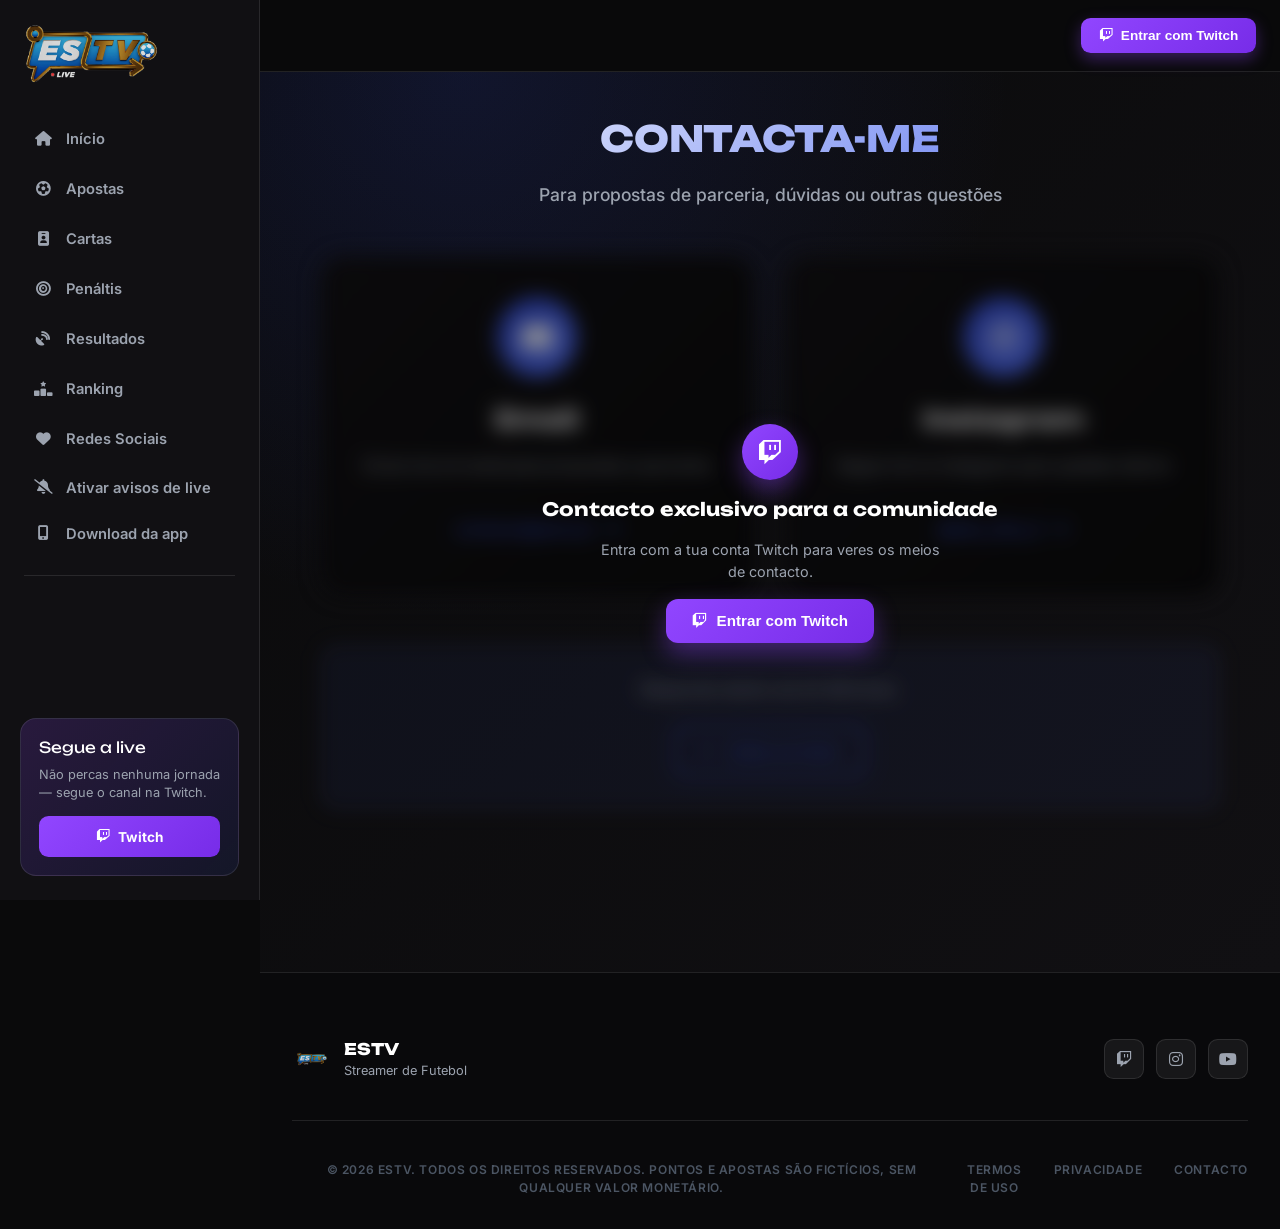
<file: contacto.html>
<!DOCTYPE html>
<html lang="pt">
<head>
    <meta charset="UTF-8">
    <meta name="viewport" content="width=device-width, initial-scale=1.0">
    <title>Contacto - ESTV</title>
    <link rel="manifest" href="manifest.webmanifest">
    <meta name="theme-color" content="#0a0a0b">
    <link rel="apple-touch-icon" href="assets/app/apple-touch-icon.png">
    <meta name="apple-mobile-web-app-capable" content="yes">
    <meta name="mobile-web-app-capable" content="yes">
    <meta name="apple-mobile-web-app-status-bar-style" content="black-translucent">
    <meta name="apple-mobile-web-app-title" content="ESTV">
    <link rel="icon" href="assets/logo-b.png">
    <link rel="stylesheet" href="style.css?v=8">
    <link rel="preconnect" href="https://fonts.googleapis.com">
    <link rel="preconnect" href="https://fonts.gstatic.com" crossorigin>
    <link href="https://fonts.googleapis.com/css2?family=Inter:wght@400;500;600;700;800;900&family=Unbounded:wght@600;700;800;900&display=swap" rel="stylesheet">
    <link rel="stylesheet" href="https://cdnjs.cloudflare.com/ajax/libs/font-awesome/6.5.0/css/all.min.css">
</head>
<body>
    <div class="app-shell">
        <aside class="sidebar" id="sidebar">
            <a href="index.html#home" class="sidebar-brand">
                <img src="assets/logo-a.png" alt="ESTV" class="nav-logo">
            </a>

            <nav class="sidebar-nav">
                <a href="index.html#home" class="nav-link"><i class="fas fa-house"></i> Início</a>
                <a href="apostas.html" class="nav-link"><i class="fas fa-futbol"></i> Apostas</a>
                <a href="cartas.html" class="nav-link"><i class="fas fa-id-badge"></i> Cartas</a>
                <a href="penaltis.html" class="nav-link"><i class="fas fa-bullseye"></i> Penáltis</a>
                <a href="resultados.html" class="nav-link"><i class="fas fa-satellite-dish"></i> Resultados</a>
                <a href="ranking.html" class="nav-link"><i class="fas fa-ranking-star"></i> Ranking</a>
                <a href="index.html#social" class="nav-link"><i class="fas fa-heart"></i> Redes Sociais</a>
                <div class="sidebar-divider"></div>
                <a href="controlador.html" class="nav-link admin-only hidden"><i class="fas fa-sliders"></i> Painel de Controlo</a>
                <a href="estatisticas.html" class="nav-link admin-only hidden"><i class="fas fa-chart-column"></i> Estatísticas</a>
            </nav>

            <div class="sidebar-promo">
                <div class="sidebar-promo-title">Segue a live</div>
                <p class="sidebar-promo-text">Não percas nenhuma jornada — segue o canal na Twitch.</p>
                <a href="https://www.twitch.tv/edu___silva" target="_blank" class="sidebar-promo-btn"><i class="fab fa-twitch"></i> Twitch</a>
            </div>
        </aside>

        <div class="sidebar-backdrop" id="sidebarBackdrop"></div>

        <div class="app-main">
            <header class="topbar">
                <div class="topbar-left">
                    <button class="topbar-toggle" id="sidebarToggle" aria-label="Abrir menu"><i class="fas fa-bars"></i></button>
                    <a href="index.html#home" class="topbar-brand">
                        <img src="assets/logo-a.png" alt="ESTV" class="nav-logo">
                    </a>
                </div>
                <div class="nav-auth" id="navAuth"></div>
            </header>

    <main>
        <!-- Contact Section -->
        <section class="contact-section">
            <div class="container">
                <div class="contact-container">
                    <div class="contact-header">
                        <h1 class="contact-title">Contacta-me</h1>
                        <p class="contact-subtitle">Para propostas de parceria, dúvidas ou outras questões</p>
                    </div>

                    <div class="page-gate" data-gate>
                    <div class="gate-content">
                    <div class="contact-grid">
                        <!-- Email Card -->
                        <div class="contact-card">
                            <div class="contact-card-icon">
                                <i class="fas fa-envelope"></i>
                            </div>
                            <h3 class="contact-card-title">Email</h3>
                            <p class="contact-card-text">Envia-me um email para propostas e parcerias</p>
                            <a href="mailto:contacto@estv.pt" class="contact-card-link">
                                contacto@estv.pt
                                <i class="fas fa-arrow-right"></i>
                            </a>
                        </div>

                        <!-- Instagram Card -->
                        <div class="contact-card">
                            <div class="contact-card-icon">
                                <i class="fab fa-instagram"></i>
                            </div>
                            <h3 class="contact-card-title">Instagram</h3>
                            <p class="contact-card-text">Segue-me no Instagram para updates diários</p>
                            <a href="https://www.instagram.com/edu_silva_3/" target="_blank" class="contact-card-link">
                                @edu_silva_3
                                <i class="fas fa-arrow-right"></i>
                            </a>
                        </div>
                    </div>

                    <div class="contact-footer">
                        <p>Respondo dentro de 24-48 horas.</p>
                        <a href="index.html" class="back-link">
                            <i class="fas fa-arrow-left"></i>
                            Voltar ao início
                        </a>
                    </div>
                    </div>
                    <div class="gate-overlay">
                        <div class="gate-icon"><i class="fab fa-twitch"></i></div>
                        <h3 class="gate-title">Contacto exclusivo para a comunidade</h3>
                        <p class="gate-text">Entra com a tua conta Twitch para veres os meios de contacto.</p>
                        <button class="gate-login-btn"><i class="fab fa-twitch"></i> Entrar com Twitch</button>
                    </div>
                    </div>
                </div>
            </div>
        </section>
    </main>

    <!-- Footer -->
    <footer class="footer">
        <div class="container">
            <div class="footer-top">
                <div class="footer-brand">
                    <img src="assets/logo-b.png" alt="ESTV">
                    <div>
                        <div class="footer-brand-name">ESTV</div>
                        <div class="footer-brand-tagline">Streamer de Futebol</div>
                    </div>
                </div>
                <div class="footer-social">
                    <a href="https://www.twitch.tv/edu___silva" target="_blank" aria-label="Twitch"><i class="fab fa-twitch"></i></a>
                    <a href="https://www.instagram.com/edu_silva_3/" target="_blank" aria-label="Instagram"><i class="fab fa-instagram"></i></a>
                    <a href="https://www.youtube.com/@edusilva_3" target="_blank" aria-label="YouTube"><i class="fab fa-youtube"></i></a>
                </div>
            </div>

            <div class="footer-content">
                <div class="footer-bottom">
                    <p>© 2026 ESTV. Todos os direitos reservados. Pontos e apostas são fictícios, sem qualquer valor monetário.</p>
                    <div class="footer-links">
                        <a href="#">Termos de Uso</a>
                        <a href="#">Privacidade</a>
                        <a href="contacto.html">Contacto</a>
                    </div>
                </div>
            </div>
        </div>
    </footer>
        </div>
    </div>

    <script src="script.js?v=5"></script>
    <script src="estv-config.js?v=1"></script>
    <script src="estv-data.js?v=5"></script>
    <script src="twitch-auth.js?v=4"></script>
    <script src="notificacoes.js?v=2"></script>
</body>
</html>
</file>
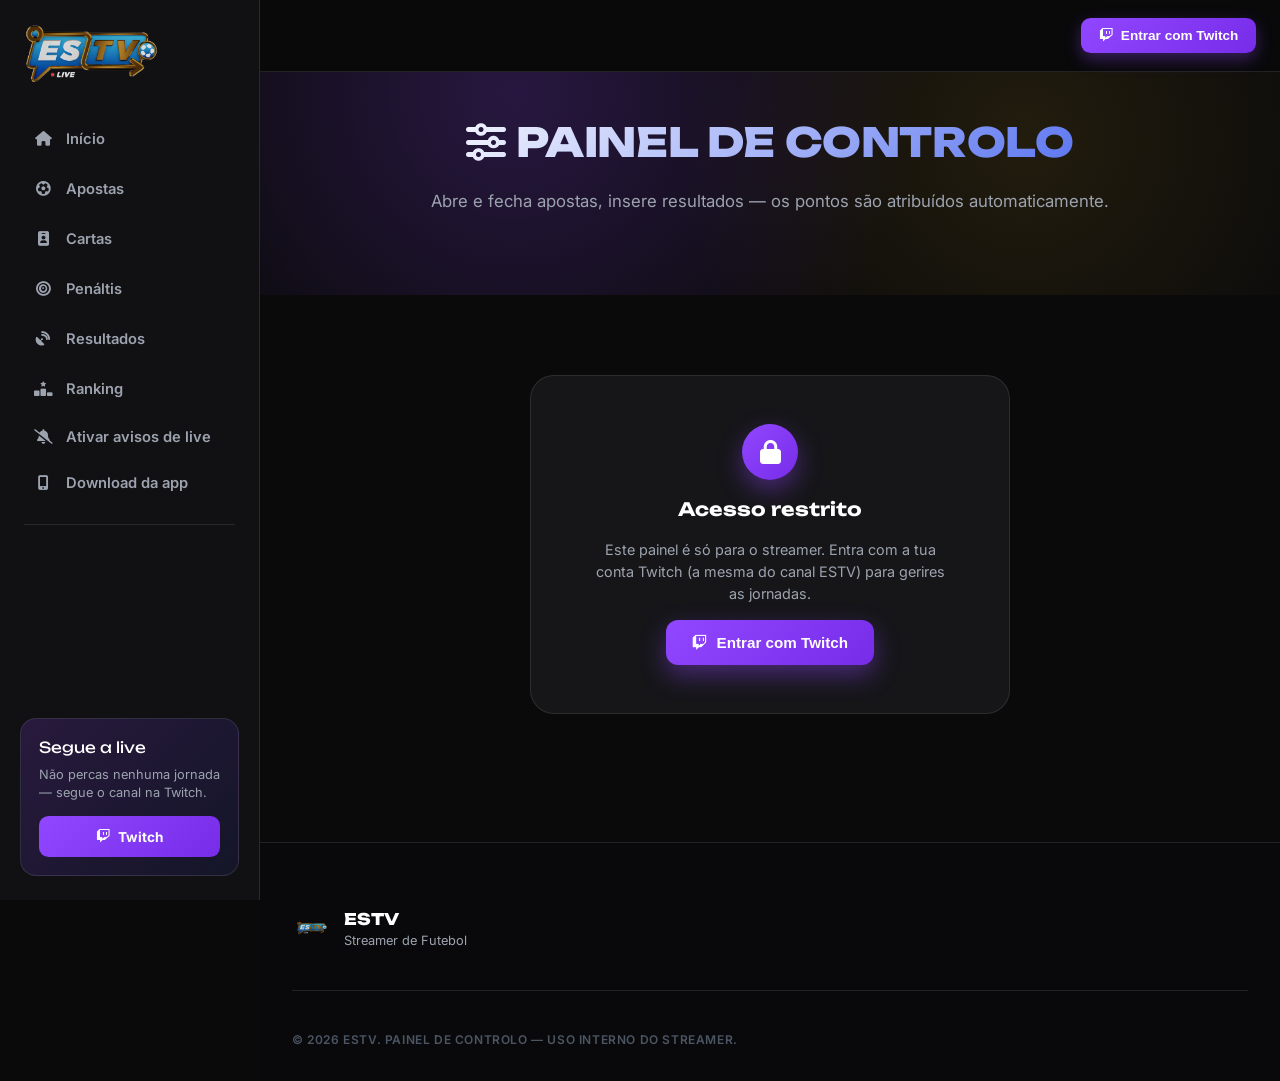
<file: controlador.html>
<!DOCTYPE html>
<html lang="pt">
<head>
    <meta charset="UTF-8">
    <meta name="viewport" content="width=device-width, initial-scale=1.0">
    <title>Painel de Controlo - ESTV</title>
    <link rel="manifest" href="manifest.webmanifest">
    <meta name="theme-color" content="#0a0a0b">
    <link rel="apple-touch-icon" href="assets/app/apple-touch-icon.png">
    <meta name="apple-mobile-web-app-capable" content="yes">
    <meta name="mobile-web-app-capable" content="yes">
    <meta name="apple-mobile-web-app-status-bar-style" content="black-translucent">
    <meta name="apple-mobile-web-app-title" content="ESTV">
    <link rel="icon" href="assets/logo-b.png">
    <link rel="stylesheet" href="style.css?v=8">
    <link rel="preconnect" href="https://fonts.googleapis.com">
    <link rel="preconnect" href="https://fonts.gstatic.com" crossorigin>
    <link href="https://fonts.googleapis.com/css2?family=Inter:wght@400;500;600;700;800;900&family=Unbounded:wght@600;700;800;900&display=swap" rel="stylesheet">
    <link rel="stylesheet" href="https://cdnjs.cloudflare.com/ajax/libs/font-awesome/6.5.0/css/all.min.css">
</head>
<body>
    <div class="app-shell">
        <aside class="sidebar" id="sidebar">
            <a href="index.html#home" class="sidebar-brand">
                <img src="assets/logo-a.png" alt="ESTV" class="nav-logo">
            </a>

            <nav class="sidebar-nav">
                <a href="index.html#home" class="nav-link"><i class="fas fa-house"></i> Início</a>
                <a href="apostas.html" class="nav-link"><i class="fas fa-futbol"></i> Apostas</a>
                <a href="cartas.html" class="nav-link"><i class="fas fa-id-badge"></i> Cartas</a>
                <a href="penaltis.html" class="nav-link"><i class="fas fa-bullseye"></i> Penáltis</a>
                <a href="resultados.html" class="nav-link"><i class="fas fa-satellite-dish"></i> Resultados</a>
                <a href="ranking.html" class="nav-link"><i class="fas fa-ranking-star"></i> Ranking</a>
                <div class="sidebar-divider"></div>
                <a href="controlador.html" class="nav-link admin-only hidden active"><i class="fas fa-sliders"></i> Painel de Controlo</a>
                <a href="estatisticas.html" class="nav-link admin-only hidden"><i class="fas fa-chart-column"></i> Estatísticas</a>
            </nav>

            <div class="sidebar-promo">
                <div class="sidebar-promo-title">Segue a live</div>
                <p class="sidebar-promo-text">Não percas nenhuma jornada — segue o canal na Twitch.</p>
                <a href="https://www.twitch.tv/edu___silva" target="_blank" class="sidebar-promo-btn"><i class="fab fa-twitch"></i> Twitch</a>
            </div>
        </aside>

        <div class="sidebar-backdrop" id="sidebarBackdrop"></div>

        <div class="app-main">
            <header class="topbar">
                <div class="topbar-left">
                    <button class="topbar-toggle" id="sidebarToggle" aria-label="Abrir menu"><i class="fas fa-bars"></i></button>
                    <a href="index.html#home" class="topbar-brand">
                        <img src="assets/logo-a.png" alt="ESTV" class="nav-logo">
                    </a>
                </div>
                <div class="nav-auth" id="navAuth"></div>
            </header>

    <main>
        <!-- Hero -->
        <section class="games-hero">
            <div class="container">
                <div class="games-hero-content">
                    <h1 class="games-hero-title"><i class="fas fa-sliders"></i> Painel de Controlo</h1>
                    <p class="games-hero-subtitle">Abre e fecha apostas, insere resultados — os pontos são atribuídos automaticamente.</p>
                </div>
            </div>
        </section>

        <section class="games-section">
            <div class="container">

                <!-- Visível só quando NÃO estás logado como streamer -->
                <div id="controladorBloqueado" class="admin-blocked">
                    <div class="gate-icon"><i class="fas fa-lock"></i></div>
                    <h3 class="gate-title">Acesso restrito</h3>
                    <p class="gate-text">Este painel é só para o streamer. Entra com a tua conta Twitch (a mesma do canal ESTV) para gerires as jornadas.</p>
                    <button class="gate-login-btn" id="controladorLoginBtn"><i class="fab fa-twitch"></i> Entrar com Twitch</button>
                </div>

                <!-- Painel real, só visível para o admin -->
                <div id="controladorPainel" class="hidden">

                    <!-- Jornada em destaque (a mais recente que ainda não foi resolvida) -->
                    <div id="jornadaDestaque"></div>

                    <div class="admin-panel">
                        <div class="admin-panel-header">
                            <h2><i class="fas fa-futbol"></i> Criar Nova Jornada</h2>
                            <p>Adiciona os jogos desta jornada. Os viewers só veem jornadas depois de criadas aqui.</p>
                        </div>

                        <div class="admin-new-jornada">
                            <div class="admin-field">
                                <label for="novaJornadaTitulo">Título da jornada</label>
                                <input type="text" id="novaJornadaTitulo" placeholder="Ex: Jornada 1 - Liga Portugal">
                            </div>

                            <div id="novaJornadaJogos" class="admin-jogos-list"></div>

                            <button class="btn-secondary" id="addJogoBtn"><i class="fas fa-plus"></i> Adicionar Jogo</button>
                            <button class="btn-primary" id="criarJornadaBtn"><i class="fas fa-futbol"></i> Criar Jornada</button>
                        </div>
                    </div>

                    <div class="admin-panel" id="adminPush">
                        <div class="admin-panel-header">
                            <h2><i class="fas fa-bell"></i> Notificações da app</h2>
                            <p>Os viewers que ativarem os avisos recebem uma notificação no telemóvel/PC quando o canal entra em direto na Twitch.</p>
                        </div>
                        <div class="admin-push-info" id="adminPushInfo">A carregar…</div>
                        <div class="admin-push-botoes">
                            <button class="btn-primary" id="adminPushLigar"><i class="fab fa-twitch"></i> Ligar aviso de live</button>
                            <button class="btn-secondary" id="adminPushTestar"><i class="fas fa-paper-plane"></i> Enviar notificação de teste</button>
                        </div>
                    </div>

                    <div class="apostas-section">
                        <h2 class="apostas-section-title"><i class="fas fa-list-check"></i> Todas as Jornadas</h2>
                        <div class="admin-jornadas-list" id="adminJornadasList"></div>
                    </div>

                </div>

            </div>
        </section>
    </main>

    <footer class="footer">
        <div class="container">
            <div class="footer-top">
                <div class="footer-brand">
                    <img src="assets/logo-b.png" alt="ESTV">
                    <div>
                        <div class="footer-brand-name">ESTV</div>
                        <div class="footer-brand-tagline">Streamer de Futebol</div>
                    </div>
                </div>
            </div>
            <div class="footer-content">
                <div class="footer-bottom">
                    <p>© 2026 ESTV. Painel de Controlo — uso interno do streamer.</p>
                </div>
            </div>
        </div>
    </footer>
        </div>
    </div>

    <script src="script.js?v=5"></script>
    <script src="estv-config.js?v=1"></script>
    <script src="estv-data.js?v=5"></script>
    <script src="twitch-auth.js?v=4"></script>
    <script src="notificacoes.js?v=2"></script>
    <script src="controlador.js?v=4"></script>
</body>
</html>
</file>
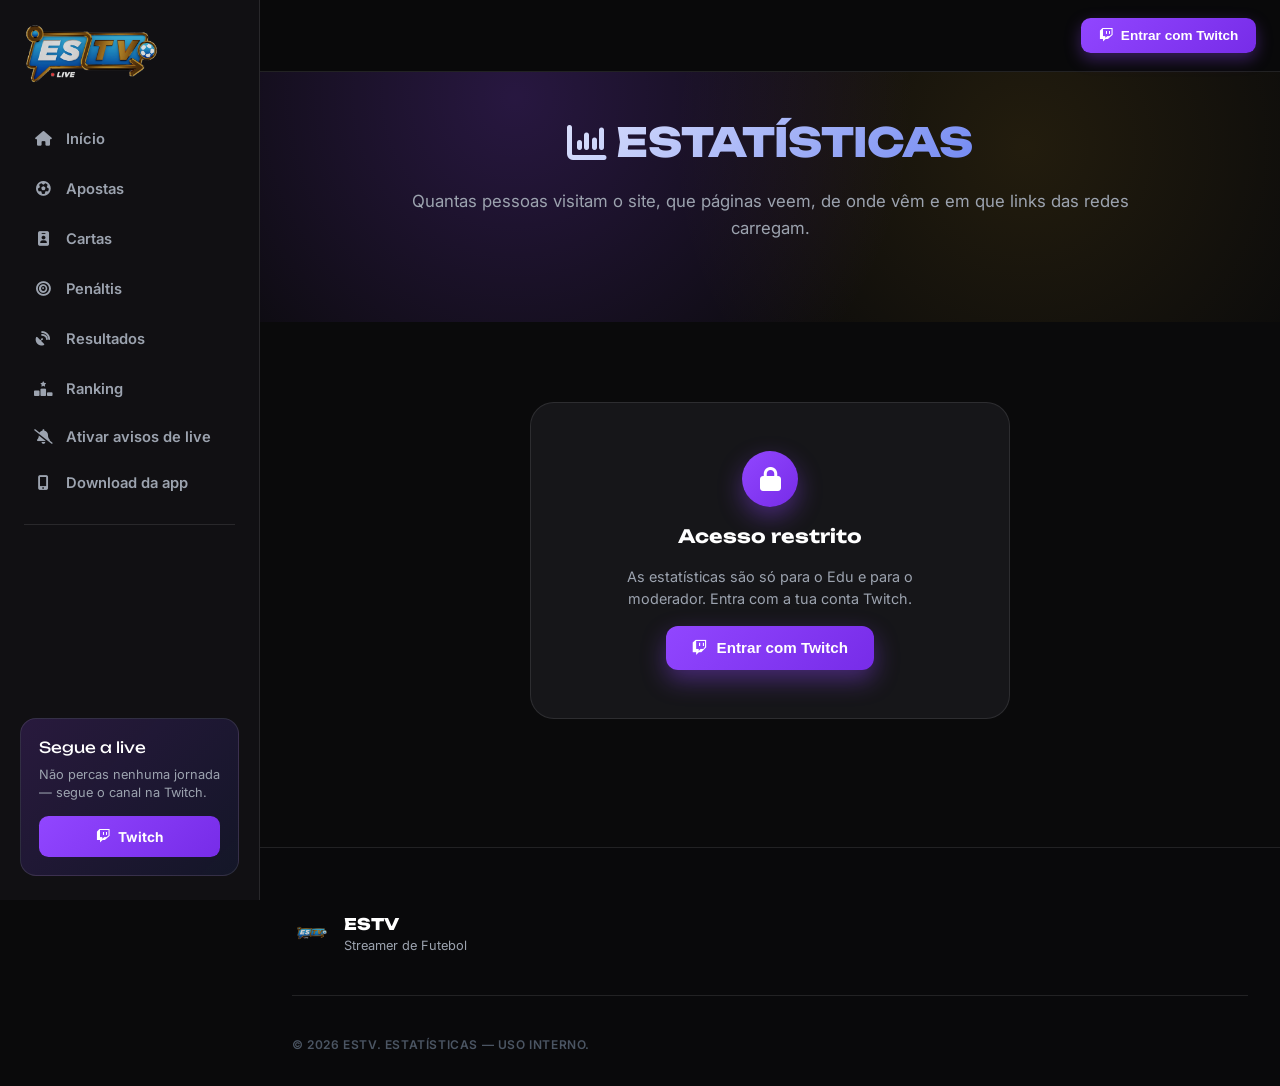
<file: estatisticas.html>
<!DOCTYPE html>
<html lang="pt">
<head>
    <meta charset="UTF-8">
    <meta name="viewport" content="width=device-width, initial-scale=1.0">
    <title>Estatísticas - ESTV</title>
    <meta name="robots" content="noindex, nofollow">
    <link rel="manifest" href="manifest.webmanifest">
    <meta name="theme-color" content="#0a0a0b">
    <link rel="apple-touch-icon" href="assets/app/apple-touch-icon.png">
    <meta name="apple-mobile-web-app-capable" content="yes">
    <meta name="mobile-web-app-capable" content="yes">
    <meta name="apple-mobile-web-app-status-bar-style" content="black-translucent">
    <meta name="apple-mobile-web-app-title" content="ESTV">
    <link rel="icon" href="assets/logo-b.png">
    <link rel="stylesheet" href="style.css?v=8">
    <link rel="preconnect" href="https://fonts.googleapis.com">
    <link rel="preconnect" href="https://fonts.gstatic.com" crossorigin>
    <link href="https://fonts.googleapis.com/css2?family=Inter:wght@400;500;600;700;800;900&family=Unbounded:wght@600;700;800;900&display=swap" rel="stylesheet">
    <link rel="stylesheet" href="https://cdnjs.cloudflare.com/ajax/libs/font-awesome/6.5.0/css/all.min.css">
</head>
<body>
    <div class="app-shell">
        <aside class="sidebar" id="sidebar">
            <a href="index.html#home" class="sidebar-brand">
                <img src="assets/logo-a.png" alt="ESTV" class="nav-logo">
            </a>

            <nav class="sidebar-nav">
                <a href="index.html#home" class="nav-link"><i class="fas fa-house"></i> Início</a>
                <a href="apostas.html" class="nav-link"><i class="fas fa-futbol"></i> Apostas</a>
                <a href="cartas.html" class="nav-link"><i class="fas fa-id-badge"></i> Cartas</a>
                <a href="penaltis.html" class="nav-link"><i class="fas fa-bullseye"></i> Penáltis</a>
                <a href="resultados.html" class="nav-link"><i class="fas fa-satellite-dish"></i> Resultados</a>
                <a href="ranking.html" class="nav-link"><i class="fas fa-ranking-star"></i> Ranking</a>
                <div class="sidebar-divider"></div>
                <a href="controlador.html" class="nav-link admin-only hidden"><i class="fas fa-sliders"></i> Painel de Controlo</a>
                <a href="estatisticas.html" class="nav-link admin-only hidden active"><i class="fas fa-chart-column"></i> Estatísticas</a>
            </nav>

            <div class="sidebar-promo">
                <div class="sidebar-promo-title">Segue a live</div>
                <p class="sidebar-promo-text">Não percas nenhuma jornada — segue o canal na Twitch.</p>
                <a href="https://www.twitch.tv/edu___silva" target="_blank" class="sidebar-promo-btn"><i class="fab fa-twitch"></i> Twitch</a>
            </div>
        </aside>

        <div class="sidebar-backdrop" id="sidebarBackdrop"></div>

        <div class="app-main">
            <header class="topbar">
                <div class="topbar-left">
                    <button class="topbar-toggle" id="sidebarToggle" aria-label="Abrir menu"><i class="fas fa-bars"></i></button>
                    <a href="index.html#home" class="topbar-brand">
                        <img src="assets/logo-a.png" alt="ESTV" class="nav-logo">
                    </a>
                </div>
                <div class="nav-auth" id="navAuth"></div>
            </header>

    <main>
        <section class="games-hero">
            <div class="container">
                <div class="games-hero-content">
                    <h1 class="games-hero-title"><i class="fas fa-chart-column"></i> Estatísticas</h1>
                    <p class="games-hero-subtitle">Quantas pessoas visitam o site, que páginas veem, de onde vêm e em que links das redes carregam.</p>
                </div>
            </div>
        </section>

        <section class="games-section">
            <div class="container">
                <div id="stBloqueado" class="admin-blocked">
                    <div class="gate-icon"><i class="fas fa-lock"></i></div>
                    <h3 class="gate-title">Acesso restrito</h3>
                    <p class="gate-text">As estatísticas são só para o Edu e para o moderador. Entra com a tua conta Twitch.</p>
                    <button class="gate-login-btn" id="stLoginBtn"><i class="fab fa-twitch"></i> Entrar com Twitch</button>
                </div>

                <div id="stPainel" class="hidden st-painel">
                    <div class="st-topo"><p class="st-sub">Sem cookies: cada pessoa conta uma vez por dia, por mês e por ano.</p><button type="button" class="btn-secondary st-atualizar" id="stAtualizar"><i class="fas fa-rotate"></i> Atualizar</button></div>
                    <div class="st-kpis" id="stKpis"></div>

                    <h3 class="st-titulo">Últimos 30 dias</h3>
                    <div class="st-legenda"><span><i class="st-cor st-cor-v"></i>Visitantes</span><span><i class="st-cor st-cor-c"></i>Cliques nas redes</span></div>
                    <div class="st-grafico" id="stGrafico"></div>

                    <div class="st-nav"><button type="button" class="st-seta" id="stMesAnt" aria-label="Anterior"><i class="fas fa-chevron-left"></i></button><strong id="stMesNome"></strong><button type="button" class="st-seta" id="stMesSeg" aria-label="Seguinte"><i class="fas fa-chevron-right"></i></button><div class="st-vista"><button type="button" class="ativo" data-vista="mes">Mês</button><button type="button" data-vista="ano">Ano</button></div></div>

                    <h3 class="st-titulo">Cliques nos links das redes</h3>
                    <div class="st-marcas" id="stMarcas"></div>

                    <div class="st-duas">
                        <div><h3 class="st-titulo">Páginas mais vistas</h3><div class="st-lista" id="stPaginas"></div></div>
                        <div><h3 class="st-titulo">De onde vêm as pessoas</h3><div class="st-lista" id="stOrigens"></div></div>
                    </div>

                    <h3 class="st-titulo">Mês a mês — <span id="stAnoNome"></span></h3>
                    <div class="st-tabela-wrap"><table class="st-tabela" id="stMeses"></table></div>

                    <label class="st-eu"><input type="checkbox" id="stNaoContar"> Não contar as minhas visitas e cliques neste browser (liga em cada telemóvel e PC que usas)</label>
                    <p class="st-nota" id="stNota"></p>
                </div>
            </div>
        </section>
    </main>

    <footer class="footer">
        <div class="container">
            <div class="footer-top">
                <div class="footer-brand">
                    <img src="assets/logo-b.png" alt="ESTV">
                    <div>
                        <div class="footer-brand-name">ESTV</div>
                        <div class="footer-brand-tagline">Streamer de Futebol</div>
                    </div>
                </div>
            </div>
            <div class="footer-content">
                <div class="footer-bottom">
                    <p>© 2026 ESTV. Estatísticas — uso interno.</p>
                </div>
            </div>
        </div>
    </footer>
        </div>
    </div>

    <script src="script.js?v=5"></script>
    <script src="estv-config.js?v=1"></script>
    <script src="estv-data.js?v=5"></script>
    <script src="twitch-auth.js?v=4"></script>
    <script src="notificacoes.js?v=2"></script>
    <script src="estatisticas.js?v=2"></script>
</body>
</html>
</file>
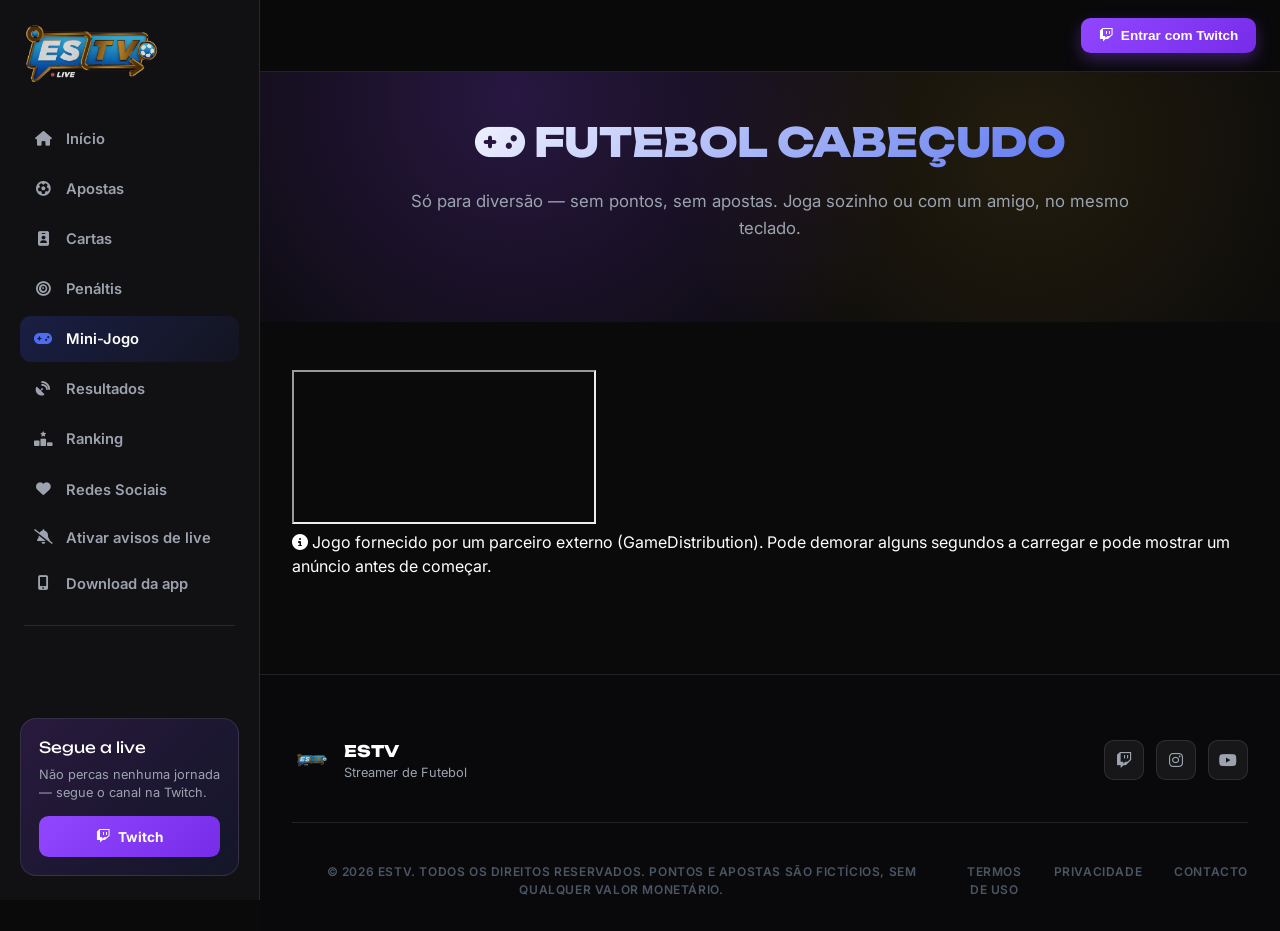
<file: minijogo.html>
<!DOCTYPE html>
<html lang="pt">
<head>
    <meta charset="UTF-8">
    <meta name="viewport" content="width=device-width, initial-scale=1.0">
    <title>Mini-Jogo - ESTV</title>
    <link rel="manifest" href="manifest.webmanifest">
    <meta name="theme-color" content="#0a0a0b">
    <link rel="apple-touch-icon" href="assets/app/apple-touch-icon.png">
    <meta name="apple-mobile-web-app-capable" content="yes">
    <meta name="mobile-web-app-capable" content="yes">
    <meta name="apple-mobile-web-app-status-bar-style" content="black-translucent">
    <meta name="apple-mobile-web-app-title" content="ESTV">
    <link rel="icon" href="assets/logo-b.png">
    <link rel="stylesheet" href="style.css?v=8">
    <link rel="preconnect" href="https://fonts.googleapis.com">
    <link rel="preconnect" href="https://fonts.gstatic.com" crossorigin>
    <link href="https://fonts.googleapis.com/css2?family=Inter:wght@400;500;600;700;800;900&family=Unbounded:wght@600;700;800;900&display=swap" rel="stylesheet">
    <link rel="stylesheet" href="https://cdnjs.cloudflare.com/ajax/libs/font-awesome/6.5.0/css/all.min.css">
</head>
<body>
    <div class="app-shell">
        <aside class="sidebar" id="sidebar">
            <a href="index.html#home" class="sidebar-brand">
                <img src="assets/logo-a.png" alt="ESTV" class="nav-logo">
            </a>

            <nav class="sidebar-nav">
                <a href="index.html#home" class="nav-link"><i class="fas fa-house"></i> Início</a>
                <a href="apostas.html" class="nav-link"><i class="fas fa-futbol"></i> Apostas</a>
                <a href="cartas.html" class="nav-link"><i class="fas fa-id-badge"></i> Cartas</a>
                <a href="penaltis.html" class="nav-link"><i class="fas fa-bullseye"></i> Penáltis</a>
                <a href="minijogo.html" class="nav-link active"><i class="fas fa-gamepad"></i> Mini-Jogo</a>
                <a href="resultados.html" class="nav-link"><i class="fas fa-satellite-dish"></i> Resultados</a>
                <a href="ranking.html" class="nav-link"><i class="fas fa-ranking-star"></i> Ranking</a>
                <a href="index.html#social" class="nav-link"><i class="fas fa-heart"></i> Redes Sociais</a>
                <div class="sidebar-divider"></div>
                <a href="controlador.html" class="nav-link admin-only hidden"><i class="fas fa-sliders"></i> Painel de Controlo</a>
                <a href="estatisticas.html" class="nav-link admin-only hidden"><i class="fas fa-chart-column"></i> Estatísticas</a>
            </nav>

            <div class="sidebar-promo">
                <div class="sidebar-promo-title">Segue a live</div>
                <p class="sidebar-promo-text">Não percas nenhuma jornada — segue o canal na Twitch.</p>
                <a href="https://www.twitch.tv/edu___silva" target="_blank" class="sidebar-promo-btn"><i class="fab fa-twitch"></i> Twitch</a>
            </div>
        </aside>

        <div class="sidebar-backdrop" id="sidebarBackdrop"></div>

        <div class="app-main">
            <header class="topbar">
                <div class="topbar-left">
                    <button class="topbar-toggle" id="sidebarToggle" aria-label="Abrir menu"><i class="fas fa-bars"></i></button>
                    <a href="index.html#home" class="topbar-brand">
                        <img src="assets/logo-a.png" alt="ESTV" class="nav-logo">
                    </a>
                </div>
                <div class="nav-auth" id="navAuth"></div>
            </header>

    <main>
        <!-- Mini-Jogo Hero -->
        <section class="games-hero">
            <div class="container">
                <div class="games-hero-content">
                    <h1 class="games-hero-title"><i class="fas fa-gamepad"></i> Futebol Cabeçudo</h1>
                    <p class="games-hero-subtitle">Só para diversão — sem pontos, sem apostas. Joga sozinho ou com um amigo, no mesmo teclado.</p>
                </div>
            </div>
        </section>

        <section class="games-section">
            <div class="container">
                <div class="minijogo-card">
                    <div class="minijogo-embed-wrap">
                        <iframe
                            src="https://html5.gamedistribution.com/8d6f5a0f38c94c6b8a013ac330e85c3c/?gdpr-targeting=1&gd_sdk_referrer_url=https://estv.pt/minijogo.html"
                            title="Futebol Cabeçudo"
                            scrolling="none"
                            allow="gamepad *;"
                            allowfullscreen>
                        </iframe>
                    </div>
                    <p class="minijogo-nota"><i class="fas fa-circle-info"></i> Jogo fornecido por um parceiro externo (GameDistribution). Pode demorar alguns segundos a carregar e pode mostrar um anúncio antes de começar.</p>
                </div>
            </div>
        </section>
    </main>

    <footer class="footer">
        <div class="container">
            <div class="footer-top">
                <div class="footer-brand">
                    <img src="assets/logo-b.png" alt="ESTV">
                    <div>
                        <div class="footer-brand-name">ESTV</div>
                        <div class="footer-brand-tagline">Streamer de Futebol</div>
                    </div>
                </div>
                <div class="footer-social">
                    <a href="https://www.twitch.tv/edu___silva" target="_blank" aria-label="Twitch"><i class="fab fa-twitch"></i></a>
                    <a href="https://www.instagram.com/edu_silva_3/" target="_blank" aria-label="Instagram"><i class="fab fa-instagram"></i></a>
                    <a href="https://www.youtube.com/@edusilva_3" target="_blank" aria-label="YouTube"><i class="fab fa-youtube"></i></a>
                </div>
            </div>

            <div class="footer-content">
                <div class="footer-bottom">
                    <p>© 2026 ESTV. Todos os direitos reservados. Pontos e apostas são fictícios, sem qualquer valor monetário.</p>
                    <div class="footer-links">
                        <a href="#">Termos de Uso</a>
                        <a href="#">Privacidade</a>
                        <a href="contacto.html">Contacto</a>
                    </div>
                </div>
            </div>
        </div>
    </footer>
        </div>
    </div>

    <script src="script.js?v=5"></script>
    <script src="estv-config.js?v=1"></script>
    <script src="estv-data.js?v=5"></script>
    <script src="twitch-auth.js?v=4"></script>
    <script src="notificacoes.js?v=2"></script>
</body>
</html>
</file>
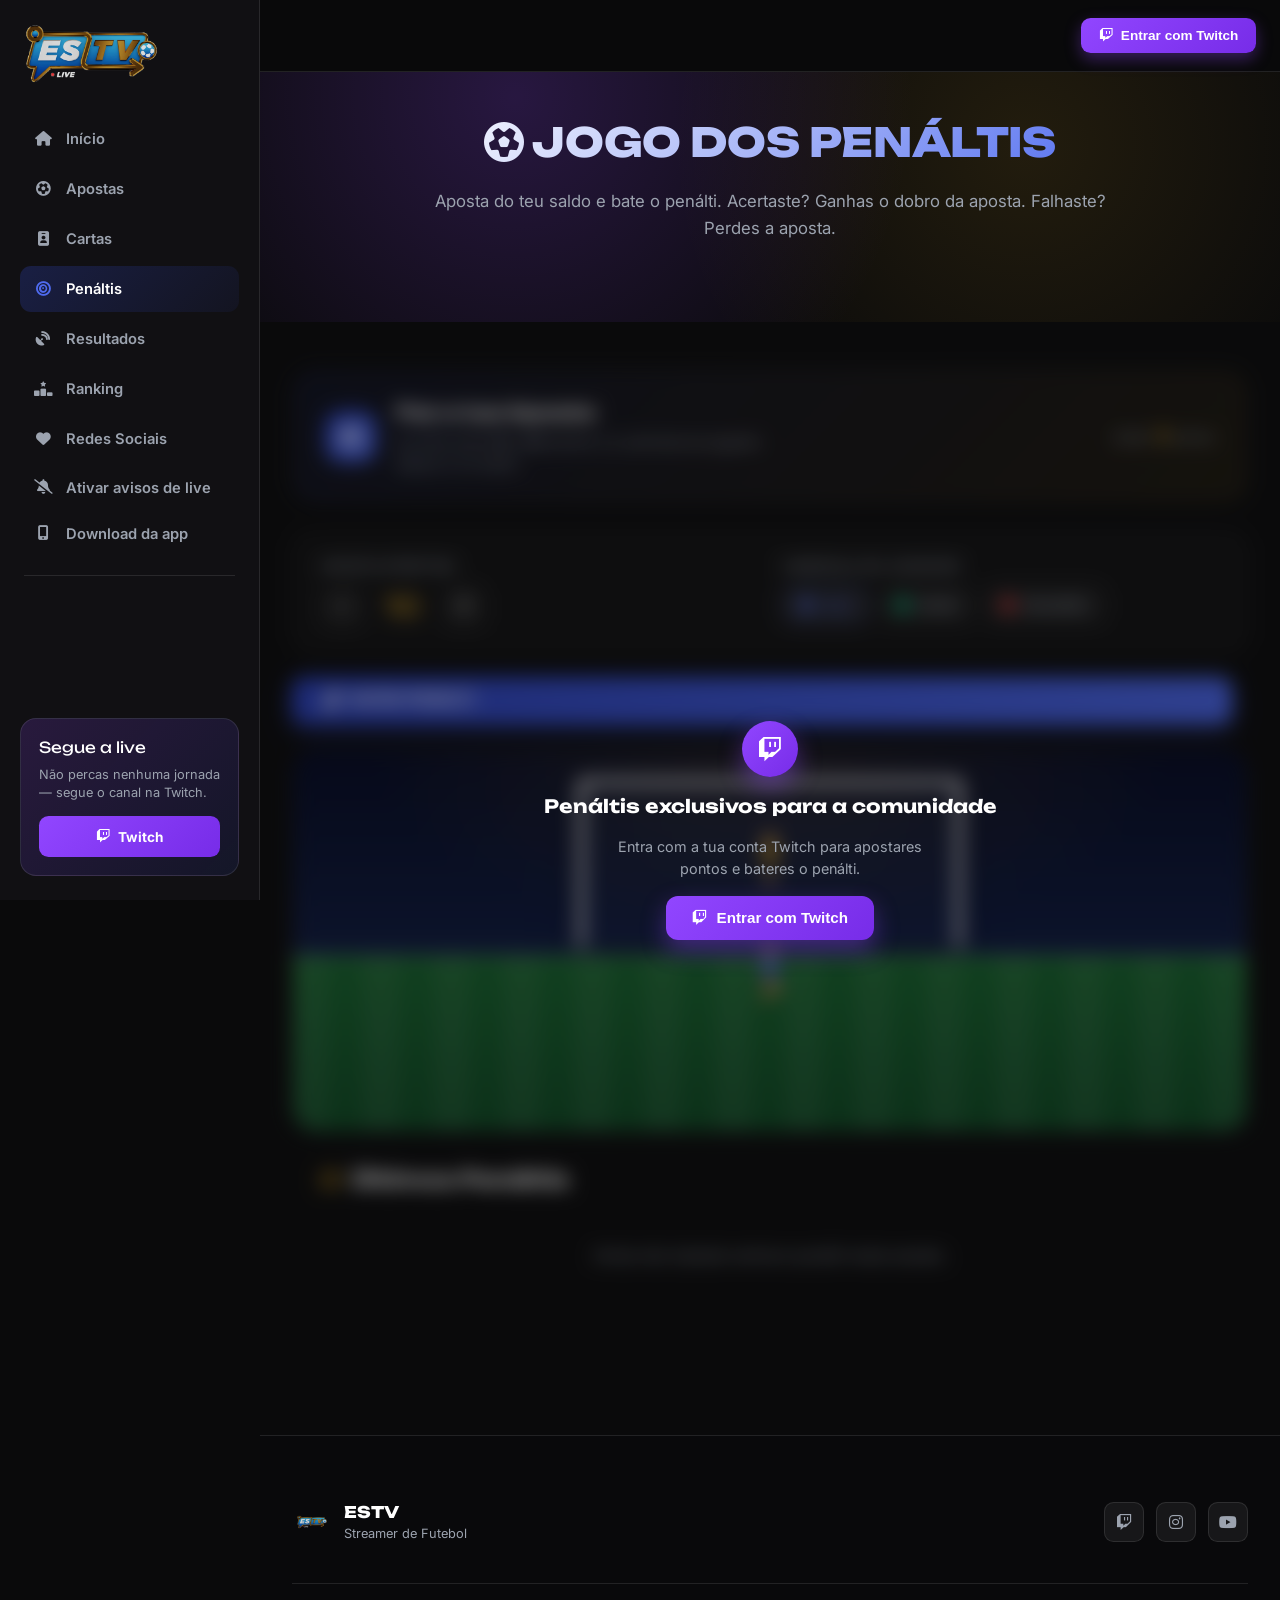
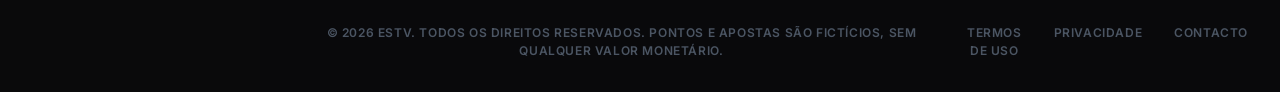
<file: penaltis.html>
<!DOCTYPE html>
<html lang="pt">
<head>
    <meta charset="UTF-8">
    <meta name="viewport" content="width=device-width, initial-scale=1.0">
    <title>Penáltis - ESTV</title>
    <link rel="manifest" href="manifest.webmanifest">
    <meta name="theme-color" content="#0a0a0b">
    <link rel="apple-touch-icon" href="assets/app/apple-touch-icon.png">
    <meta name="apple-mobile-web-app-capable" content="yes">
    <meta name="mobile-web-app-capable" content="yes">
    <meta name="apple-mobile-web-app-status-bar-style" content="black-translucent">
    <meta name="apple-mobile-web-app-title" content="ESTV">
    <link rel="icon" href="assets/logo-b.png">
    <link rel="stylesheet" href="style.css?v=8">
    <link rel="preconnect" href="https://fonts.googleapis.com">
    <link rel="preconnect" href="https://fonts.gstatic.com" crossorigin>
    <link href="https://fonts.googleapis.com/css2?family=Inter:wght@400;500;600;700;800;900&family=Unbounded:wght@600;700;800;900&display=swap" rel="stylesheet">
    <link rel="stylesheet" href="https://cdnjs.cloudflare.com/ajax/libs/font-awesome/6.5.0/css/all.min.css">
</head>
<body>
    <div class="app-shell">
        <aside class="sidebar" id="sidebar">
            <a href="index.html#home" class="sidebar-brand">
                <img src="assets/logo-a.png" alt="ESTV" class="nav-logo">
            </a>

            <nav class="sidebar-nav">
                <a href="index.html#home" class="nav-link"><i class="fas fa-house"></i> Início</a>
                <a href="apostas.html" class="nav-link"><i class="fas fa-futbol"></i> Apostas</a>
                <a href="cartas.html" class="nav-link"><i class="fas fa-id-badge"></i> Cartas</a>
                <a href="penaltis.html" class="nav-link active"><i class="fas fa-bullseye"></i> Penáltis</a>
                <a href="resultados.html" class="nav-link"><i class="fas fa-satellite-dish"></i> Resultados</a>
                <a href="ranking.html" class="nav-link"><i class="fas fa-ranking-star"></i> Ranking</a>
                <a href="index.html#social" class="nav-link"><i class="fas fa-heart"></i> Redes Sociais</a>
                <div class="sidebar-divider"></div>
                <a href="controlador.html" class="nav-link admin-only hidden"><i class="fas fa-sliders"></i> Painel de Controlo</a>
                <a href="estatisticas.html" class="nav-link admin-only hidden"><i class="fas fa-chart-column"></i> Estatísticas</a>
            </nav>

            <div class="sidebar-promo">
                <div class="sidebar-promo-title">Segue a live</div>
                <p class="sidebar-promo-text">Não percas nenhuma jornada — segue o canal na Twitch.</p>
                <a href="https://www.twitch.tv/edu___silva" target="_blank" class="sidebar-promo-btn"><i class="fab fa-twitch"></i> Twitch</a>
            </div>
        </aside>

        <div class="sidebar-backdrop" id="sidebarBackdrop"></div>

        <div class="app-main">
            <header class="topbar">
                <div class="topbar-left">
                    <button class="topbar-toggle" id="sidebarToggle" aria-label="Abrir menu"><i class="fas fa-bars"></i></button>
                    <a href="index.html#home" class="topbar-brand">
                        <img src="assets/logo-a.png" alt="ESTV" class="nav-logo">
                    </a>
                </div>
                <div class="nav-auth" id="navAuth"></div>
            </header>

    <main>
        <!-- Penaltis Hero -->
        <section class="games-hero">
            <div class="container">
                <div class="games-hero-content">
                    <h1 class="games-hero-title"><i class="fas fa-futbol"></i> Jogo dos Penáltis</h1>
                    <p class="games-hero-subtitle">Aposta do teu saldo e bate o penálti. Acertaste? Ganhas o dobro da aposta. Falhaste? Perdes a aposta.</p>
                </div>
            </div>
        </section>

        <section class="games-section">
            <div class="container">
                <div class="page-gate" data-gate>
                <div class="gate-content">

                    <!-- Controlo de aposta -->
                    <div class="pack-open-card penalti-bet-card">
                        <div class="pack-open-info">
                            <div class="pack-open-icon"><i class="fas fa-bullseye"></i></div>
                            <div>
                                <h2 class="pack-open-title">Faz a tua Aposta</h2>
                                <p class="pack-open-text">Escolhe entre <strong id="apostaMinTexto">10</strong> e <strong id="apostaMaxTexto">20</strong> pontos e a camisola do jogador. Depois é só bater!</p>
                            </div>
                        </div>
                        <div class="pack-open-action">
                            <div class="pack-open-saldo">Saldo: <strong id="pontosAtuais">0</strong> pontos</div>
                        </div>
                    </div>

                    <div class="penalti-controls">
                        <div class="penalti-control-block">
                            <span class="penalti-control-label">Aposta (pontos)</span>
                            <div class="penalti-stepper">
                                <button type="button" class="penalti-stepper-btn" id="apostaMenosBtn" aria-label="Diminuir aposta"><i class="fas fa-minus"></i></button>
                                <span class="penalti-stepper-valor" id="apostaValor">10</span>
                                <button type="button" class="penalti-stepper-btn" id="apostaMaisBtn" aria-label="Aumentar aposta"><i class="fas fa-plus"></i></button>
                            </div>
                        </div>

                        <div class="penalti-control-block">
                            <span class="penalti-control-label">Camisola do jogador</span>
                            <div class="jersey-picker" id="jerseyPicker">
                                <button type="button" class="jersey-option jersey-azul active" data-cor="azul" aria-label="Camisola azul"><span class="jersey-swatch"></span> Azul</button>
                                <button type="button" class="jersey-option jersey-verde" data-cor="verde" aria-label="Camisola verde"><span class="jersey-swatch"></span> Verde</button>
                                <button type="button" class="jersey-option jersey-vermelho" data-cor="vermelho" aria-label="Camisola vermelha"><span class="jersey-swatch"></span> Vermelho</button>
                            </div>
                        </div>
                    </div>

                    <div class="penalti-action-row">
                        <button class="btn-primary penalti-kick-btn" id="baterBtn"><i class="fas fa-shoe-prints"></i> Bater Penálti</button>
                        <span class="penalti-limite-texto" id="limiteTexto"></span>
                    </div>

                    <!-- Palco da animação -->
                    <div class="penalti-stage" id="penaltiStage">
                        <div class="penalti-sky"></div>
                        <div class="penalti-goal">
                            <div class="penalti-net"></div>
                            <div class="penalti-keeper" id="penaltiKeeper"></div>
                            <div class="penalti-ball" id="penaltiBall"></div>
                        </div>
                        <div class="penalti-pitch">
                            <div class="penalti-player jersey-azul" id="penaltiPlayer"></div>
                        </div>
                        <div class="penalti-result hidden" id="penaltiResult">
                            <span class="penalti-result-texto" id="penaltiResultTexto">GOLO!</span>
                            <span class="penalti-result-pontos" id="penaltiResultPontos">+20 pontos</span>
                        </div>
                    </div>

                    <!-- Histórico da sessão -->
                    <div class="apostas-section">
                        <h2 class="apostas-section-title"><i class="fas fa-list-ol"></i> Últimos Penáltis</h2>
                        <div id="penaltiHistorico" class="penalti-historico">
                            <p class="ranking-loading">Ainda não bateste nenhum penálti nesta sessão.</p>
                        </div>
                    </div>

                </div>
                <div class="gate-overlay">
                    <div class="gate-icon"><i class="fab fa-twitch"></i></div>
                    <h3 class="gate-title">Penáltis exclusivos para a comunidade</h3>
                    <p class="gate-text">Entra com a tua conta Twitch para apostares pontos e bateres o penálti.</p>
                    <button class="gate-login-btn"><i class="fab fa-twitch"></i> Entrar com Twitch</button>
                </div>
                </div>
            </div>
        </section>
    </main>

    <footer class="footer">
        <div class="container">
            <div class="footer-top">
                <div class="footer-brand">
                    <img src="assets/logo-b.png" alt="ESTV">
                    <div>
                        <div class="footer-brand-name">ESTV</div>
                        <div class="footer-brand-tagline">Streamer de Futebol</div>
                    </div>
                </div>
                <div class="footer-social">
                    <a href="https://www.twitch.tv/edu___silva" target="_blank" aria-label="Twitch"><i class="fab fa-twitch"></i></a>
                    <a href="https://www.instagram.com/edu_silva_3/" target="_blank" aria-label="Instagram"><i class="fab fa-instagram"></i></a>
                    <a href="https://www.youtube.com/@edusilva_3" target="_blank" aria-label="YouTube"><i class="fab fa-youtube"></i></a>
                </div>
            </div>

            <div class="footer-content">
                <div class="footer-bottom">
                    <p>© 2026 ESTV. Todos os direitos reservados. Pontos e apostas são fictícios, sem qualquer valor monetário.</p>
                    <div class="footer-links">
                        <a href="#">Termos de Uso</a>
                        <a href="#">Privacidade</a>
                        <a href="contacto.html">Contacto</a>
                    </div>
                </div>
            </div>
        </div>
    </footer>
        </div>
    </div>

    <script src="script.js?v=5"></script>
    <script src="estv-config.js?v=1"></script>
    <script src="estv-data.js?v=5"></script>
    <script src="twitch-auth.js?v=4"></script>
    <script src="notificacoes.js?v=2"></script>
    <script src="penaltis.js?v=3"></script>
</body>
</html>
</file>
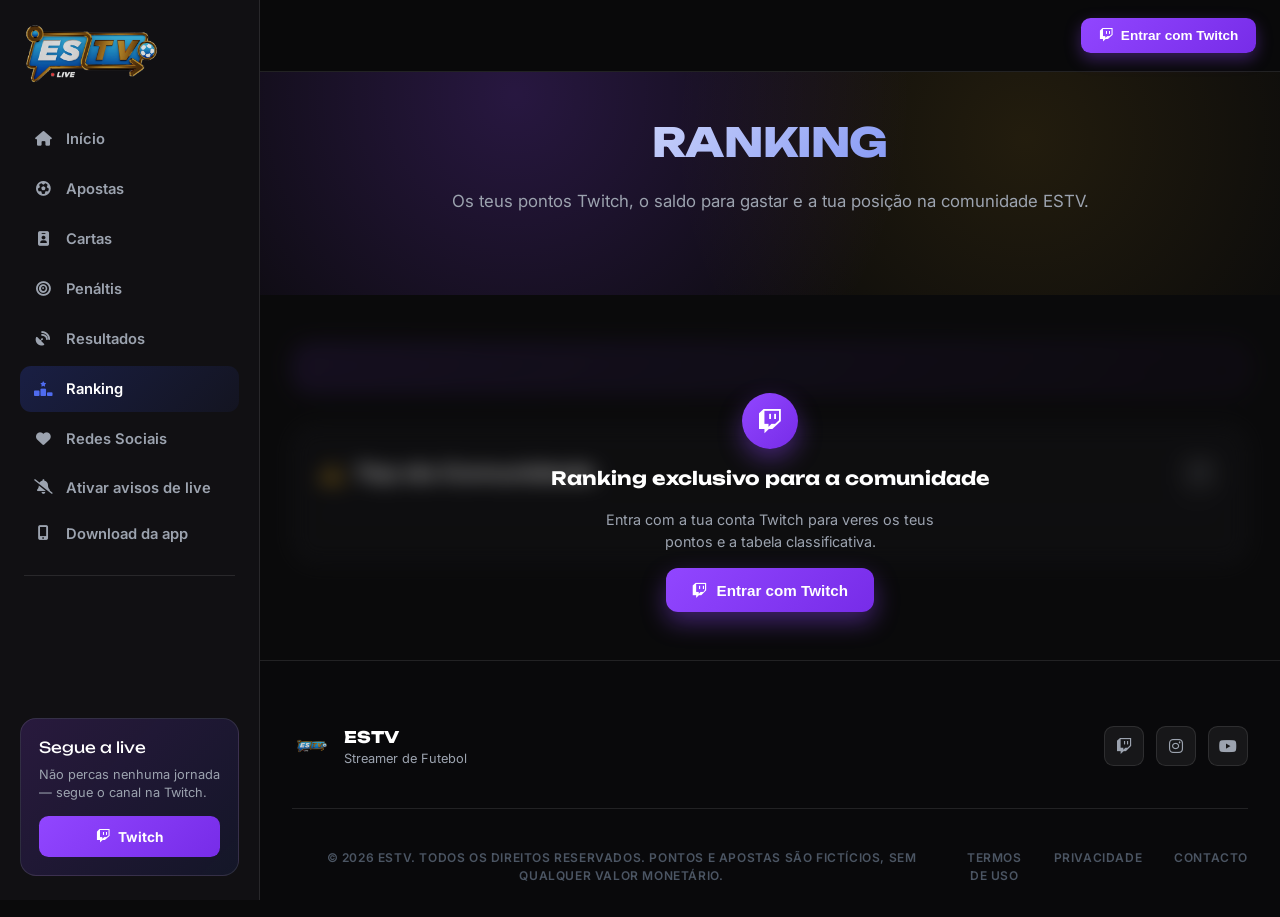
<file: ranking.html>
<!DOCTYPE html>
<html lang="pt">
<head>
    <meta charset="UTF-8">
    <meta name="viewport" content="width=device-width, initial-scale=1.0">
    <title>Ranking - ESTV</title>
    <link rel="manifest" href="manifest.webmanifest">
    <meta name="theme-color" content="#0a0a0b">
    <link rel="apple-touch-icon" href="assets/app/apple-touch-icon.png">
    <meta name="apple-mobile-web-app-capable" content="yes">
    <meta name="mobile-web-app-capable" content="yes">
    <meta name="apple-mobile-web-app-status-bar-style" content="black-translucent">
    <meta name="apple-mobile-web-app-title" content="ESTV">
    <link rel="icon" href="assets/logo-b.png">
    <link rel="stylesheet" href="style.css?v=8">
    <link rel="preconnect" href="https://fonts.googleapis.com">
    <link rel="preconnect" href="https://fonts.gstatic.com" crossorigin>
    <link href="https://fonts.googleapis.com/css2?family=Inter:wght@400;500;600;700;800;900&family=Unbounded:wght@600;700;800;900&display=swap" rel="stylesheet">
    <link rel="stylesheet" href="https://cdnjs.cloudflare.com/ajax/libs/font-awesome/6.5.0/css/all.min.css">
</head>
<body>
    <div class="app-shell">
        <aside class="sidebar" id="sidebar">
            <a href="index.html#home" class="sidebar-brand">
                <img src="assets/logo-a.png" alt="ESTV" class="nav-logo">
            </a>

            <nav class="sidebar-nav">
                <a href="index.html#home" class="nav-link"><i class="fas fa-house"></i> Início</a>
                <a href="apostas.html" class="nav-link"><i class="fas fa-futbol"></i> Apostas</a>
                <a href="cartas.html" class="nav-link"><i class="fas fa-id-badge"></i> Cartas</a>
                <a href="penaltis.html" class="nav-link"><i class="fas fa-bullseye"></i> Penáltis</a>
                <a href="resultados.html" class="nav-link"><i class="fas fa-satellite-dish"></i> Resultados</a>
                <a href="ranking.html" class="nav-link active"><i class="fas fa-ranking-star"></i> Ranking</a>
                <a href="index.html#social" class="nav-link"><i class="fas fa-heart"></i> Redes Sociais</a>
                <div class="sidebar-divider"></div>
                <a href="controlador.html" class="nav-link admin-only hidden"><i class="fas fa-sliders"></i> Painel de Controlo</a>
                <a href="estatisticas.html" class="nav-link admin-only hidden"><i class="fas fa-chart-column"></i> Estatísticas</a>
            </nav>

            <div class="sidebar-promo">
                <div class="sidebar-promo-title">Segue a live</div>
                <p class="sidebar-promo-text">Não percas nenhuma jornada — segue o canal na Twitch.</p>
                <a href="https://www.twitch.tv/edu___silva" target="_blank" class="sidebar-promo-btn"><i class="fab fa-twitch"></i> Twitch</a>
            </div>
        </aside>

        <div class="sidebar-backdrop" id="sidebarBackdrop"></div>

        <div class="app-main">
            <header class="topbar">
                <div class="topbar-left">
                    <button class="topbar-toggle" id="sidebarToggle" aria-label="Abrir menu"><i class="fas fa-bars"></i></button>
                    <a href="index.html#home" class="topbar-brand">
                        <img src="assets/logo-a.png" alt="ESTV" class="nav-logo">
                    </a>
                </div>
                <div class="nav-auth" id="navAuth"></div>
            </header>

    <main>
        <!-- Ranking Hero -->
        <section class="games-hero">
            <div class="container">
                <div class="games-hero-content">
                    <h1 class="games-hero-title">Ranking</h1>
                    <p class="games-hero-subtitle">Os teus pontos Twitch, o saldo para gastar e a tua posição na comunidade ESTV.</p>
                </div>
            </div>
        </section>

        <!-- Ranking Section -->
        <section class="games-section">
            <div class="container">
                <div class="page-gate" data-gate>
                <div class="gate-content">

                    <!-- O teu lugar no ranking -->
                    <div class="player-stats-card" id="playerStats"></div>

                    <!-- Tabela do leaderboard -->
                    <div class="ranking-card">
                        <div class="ranking-header">
                            <h2 class="ranking-title"><i class="fas fa-ranking-star"></i> Top da Comunidade</h2>
                            <button class="player-stats-refresh" id="rankingRefresh" title="Atualizar">
                                <i class="fas fa-rotate-right"></i>
                            </button>
                        </div>
                        <div class="ranking-list" id="rankingList">
                            <p class="ranking-loading">A carregar ranking...</p>
                        </div>
                    </div>

                </div>
                <div class="gate-overlay">
                    <div class="gate-icon"><i class="fab fa-twitch"></i></div>
                    <h3 class="gate-title">Ranking exclusivo para a comunidade</h3>
                    <p class="gate-text">Entra com a tua conta Twitch para veres os teus pontos e a tabela classificativa.</p>
                    <button class="gate-login-btn"><i class="fab fa-twitch"></i> Entrar com Twitch</button>
                </div>
                </div>
            </div>
        </section>
    </main>

    <footer class="footer">
        <div class="container">
            <div class="footer-top">
                <div class="footer-brand">
                    <img src="assets/logo-b.png" alt="ESTV">
                    <div>
                        <div class="footer-brand-name">ESTV</div>
                        <div class="footer-brand-tagline">Streamer de Futebol</div>
                    </div>
                </div>
                <div class="footer-social">
                    <a href="https://www.twitch.tv/edu___silva" target="_blank" aria-label="Twitch"><i class="fab fa-twitch"></i></a>
                    <a href="https://www.instagram.com/edu_silva_3/" target="_blank" aria-label="Instagram"><i class="fab fa-instagram"></i></a>
                    <a href="https://www.youtube.com/@edusilva_3" target="_blank" aria-label="YouTube"><i class="fab fa-youtube"></i></a>
                </div>
            </div>

            <div class="footer-content">
                <div class="footer-bottom">
                    <p>© 2026 ESTV. Todos os direitos reservados. Pontos e apostas são fictícios, sem qualquer valor monetário.</p>
                    <div class="footer-links">
                        <a href="#">Termos de Uso</a>
                        <a href="#">Privacidade</a>
                        <a href="contacto.html">Contacto</a>
                    </div>
                </div>
            </div>
        </div>
    </footer>
        </div>
    </div>

    <script src="script.js?v=5"></script>
    <script src="estv-config.js?v=1"></script>
    <script src="estv-data.js?v=5"></script>
    <script src="twitch-auth.js?v=4"></script>
    <script src="notificacoes.js?v=2"></script>
</body>
</html>
</file>
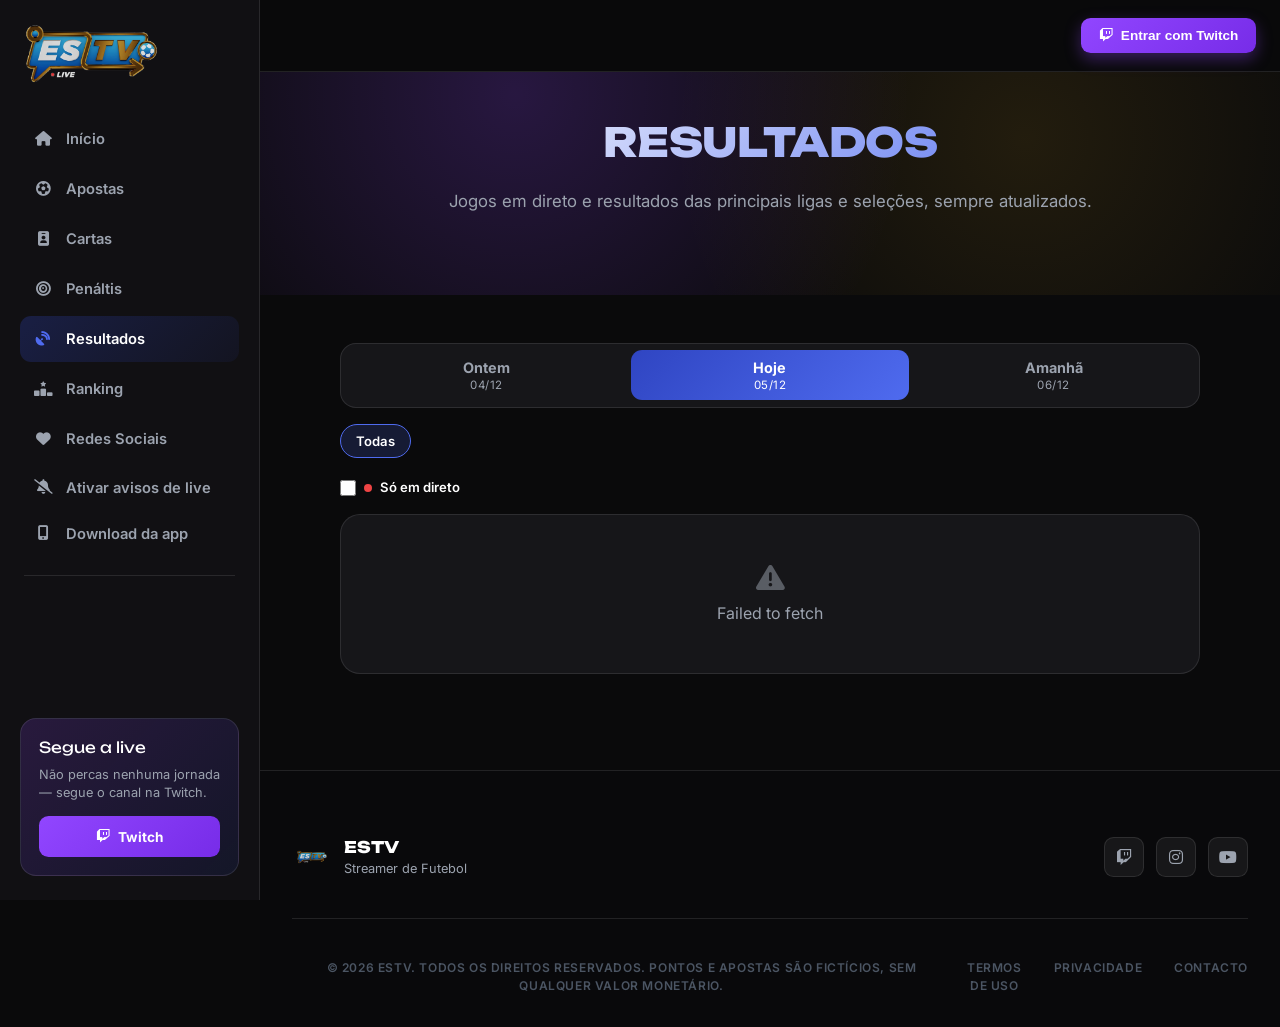
<file: resultados.html>
<!DOCTYPE html>
<html lang="pt">
<head>
    <meta charset="UTF-8">
    <meta name="viewport" content="width=device-width, initial-scale=1.0">
    <title>Resultados - ESTV</title>
    <link rel="manifest" href="manifest.webmanifest">
    <meta name="theme-color" content="#0a0a0b">
    <link rel="apple-touch-icon" href="assets/app/apple-touch-icon.png">
    <meta name="apple-mobile-web-app-capable" content="yes">
    <meta name="mobile-web-app-capable" content="yes">
    <meta name="apple-mobile-web-app-status-bar-style" content="black-translucent">
    <meta name="apple-mobile-web-app-title" content="ESTV">
    <link rel="icon" href="assets/logo-b.png">
    <link rel="stylesheet" href="style.css?v=8">
    <link rel="preconnect" href="https://fonts.googleapis.com">
    <link rel="preconnect" href="https://fonts.gstatic.com" crossorigin>
    <link href="https://fonts.googleapis.com/css2?family=Inter:wght@400;500;600;700;800;900&family=Unbounded:wght@600;700;800;900&display=swap" rel="stylesheet">
    <link rel="stylesheet" href="https://cdnjs.cloudflare.com/ajax/libs/font-awesome/6.5.0/css/all.min.css">
</head>
<body>
    <div class="app-shell">
        <aside class="sidebar" id="sidebar">
            <a href="index.html#home" class="sidebar-brand">
                <img src="assets/logo-a.png" alt="ESTV" class="nav-logo">
            </a>

            <nav class="sidebar-nav">
                <a href="index.html#home" class="nav-link"><i class="fas fa-house"></i> Início</a>
                <a href="apostas.html" class="nav-link"><i class="fas fa-futbol"></i> Apostas</a>
                <a href="cartas.html" class="nav-link"><i class="fas fa-id-badge"></i> Cartas</a>
                <a href="penaltis.html" class="nav-link"><i class="fas fa-bullseye"></i> Penáltis</a>
                <a href="resultados.html" class="nav-link active"><i class="fas fa-satellite-dish"></i> Resultados</a>
                <a href="ranking.html" class="nav-link"><i class="fas fa-ranking-star"></i> Ranking</a>
                <a href="index.html#social" class="nav-link"><i class="fas fa-heart"></i> Redes Sociais</a>
                <div class="sidebar-divider"></div>
                <a href="controlador.html" class="nav-link admin-only hidden"><i class="fas fa-sliders"></i> Painel de Controlo</a>
                <a href="estatisticas.html" class="nav-link admin-only hidden"><i class="fas fa-chart-column"></i> Estatísticas</a>
            </nav>

            <div class="sidebar-promo">
                <div class="sidebar-promo-title">Segue a live</div>
                <p class="sidebar-promo-text">Não percas nenhuma jornada — segue o canal na Twitch.</p>
                <a href="https://www.twitch.tv/edu___silva" target="_blank" class="sidebar-promo-btn"><i class="fab fa-twitch"></i> Twitch</a>
            </div>
        </aside>

        <div class="sidebar-backdrop" id="sidebarBackdrop"></div>

        <div class="app-main">
            <header class="topbar">
                <div class="topbar-left">
                    <button class="topbar-toggle" id="sidebarToggle" aria-label="Abrir menu"><i class="fas fa-bars"></i></button>
                    <a href="index.html#home" class="topbar-brand">
                        <img src="assets/logo-a.png" alt="ESTV" class="nav-logo">
                    </a>
                </div>
                <div class="nav-auth" id="navAuth"></div>
            </header>

    <main>
        <section class="games-hero">
            <div class="container">
                <div class="games-hero-content">
                    <h1 class="games-hero-title">Resultados</h1>
                    <p class="games-hero-subtitle">Jogos em direto e resultados das principais ligas e seleções, sempre atualizados.</p>
                </div>
            </div>
        </section>

        <section class="games-section">
            <div class="container">
                <div class="res-wrap">
                    <div class="res-demo-banner hidden" id="resDemoBanner"><i class="fas fa-flask"></i> Pré-visualização com dados de exemplo</div>

                    <div class="res-days" id="resDays"></div>
                    <div class="res-jump-note hidden" id="resSaltoAviso"><i class="fas fa-circle-info"></i> Hoje não há jogos destas competições — a mostrar o próximo dia com jogos.</div>
                    <div class="res-leagues" id="resLeagues"></div>

                    <div class="res-toolbar">
                        <label class="res-live-toggle"><input type="checkbox" id="resSoLive"> <span class="res-live-dot"></span> Só em direto</label>
                        <span class="res-updated" id="resUpdated"></span>
                    </div>

                    <div id="resList"><p class="ranking-loading">A carregar jogos...</p></div>
                </div>
            </div>
        </section>
    </main>

    <footer class="footer">
        <div class="container">
            <div class="footer-top">
                <div class="footer-brand">
                    <img src="assets/logo-b.png" alt="ESTV">
                    <div>
                        <div class="footer-brand-name">ESTV</div>
                        <div class="footer-brand-tagline">Streamer de Futebol</div>
                    </div>
                </div>
                <div class="footer-social">
                    <a href="https://www.twitch.tv/edu___silva" target="_blank" aria-label="Twitch"><i class="fab fa-twitch"></i></a>
                    <a href="https://www.instagram.com/edu_silva_3/" target="_blank" aria-label="Instagram"><i class="fab fa-instagram"></i></a>
                    <a href="https://www.youtube.com/@edusilva_3" target="_blank" aria-label="YouTube"><i class="fab fa-youtube"></i></a>
                </div>
            </div>

            <div class="footer-content">
                <div class="footer-bottom">
                    <p>© 2026 ESTV. Todos os direitos reservados. Pontos e apostas são fictícios, sem qualquer valor monetário.</p>
                    <div class="footer-links">
                        <a href="#">Termos de Uso</a>
                        <a href="#">Privacidade</a>
                        <a href="contacto.html">Contacto</a>
                    </div>
                </div>
            </div>
        </div>
    </footer>
        </div>
    </div>

    <script src="script.js?v=5"></script>
    <script src="estv-config.js?v=1"></script>
    <script src="estv-data.js?v=5"></script>
    <script src="twitch-auth.js?v=4"></script>
    <script src="notificacoes.js?v=2"></script>
    <script src="resultados.js?v=5"></script>
</body>
</html>
</file>
<file: style.css>
/* Variables */
:root {
  --primary-dark: #0a0a0b;
  --secondary-dark: #111013;
  --blue-accent: #2f45c2;
  --blue-light: #4f6bef;
  --green-accent: #10b981;
  --orange-accent: #f97316;
  --gold-accent: #f0b429;
  --gray-text: #9ca3af;
  --gray-light: #f3f4f6;
  --border-color: rgba(255, 255, 255, 0.1);
  --shadow-glow: 0 0 50px rgba(47, 69, 194, 0.2);
  --font-display: 'Unbounded', 'Inter', sans-serif;
  --font-body: 'Inter', -apple-system, BlinkMacSystemFont, sans-serif;
}

/* Reset */
* {
  margin: 0;
  padding: 0;
  box-sizing: border-box;
}

body {
  font-family: var(--font-body);
  background-color: var(--primary-dark);
  color: white;
  line-height: 1.5;
  overflow-x: hidden;
}

h1, h2, h3,
.hero-title, .section-title, .nav-title,
.contact-title, .games-hero-title {
  font-family: var(--font-display);
}

/* Container */
.container {
  max-width: 1280px;
  margin: 0 auto;
  padding: 0 1rem;
}

@media (min-width: 640px) {
  .container {
    padding: 0 1.5rem;
  }
}

@media (min-width: 1024px) {
  .container {
    padding: 0 2rem;
  }
}

/* Navigation */
.navbar {
  position: fixed;
  top: 0;
  width: 100%;
  z-index: 1000;
  background: rgba(10, 10, 11, 0.8);
  backdrop-filter: blur(12px);
  border-bottom: 1px solid var(--border-color);
}

.nav-container {
  max-width: 1280px;
  margin: 0 auto;
  padding: 0 1.5rem;
  display: flex;
  align-items: center;
  justify-content: space-between;
  height: 80px;
}

.nav-brand {
  display: flex;
  align-items: center;
  gap: 0.75rem;
}

.nav-logo {
  width: 40px;
  height: 40px;
  border-radius: 0.5rem;
}

.nav-title {
  font-size: 1.1rem;
  font-weight: 800;
  letter-spacing: -0.02em;
  text-transform: uppercase;
}

.nav-menu {
  display: none;
  align-items: center;
  gap: 2rem;
}

.nav-menu.active {
  display: flex;
  position: absolute;
  top: 80px;
  left: 0;
  right: 0;
  background: var(--primary-dark);
  flex-direction: column;
  padding: 1rem 1.5rem 1.5rem;
  border-bottom: 1px solid var(--border-color);
  gap: 1rem;
  animation: fadeIn 0.2s ease;
}

.nav-menu.active .nav-link {
  font-size: 1.125rem;
  padding: 0.5rem 0;
}

@media (min-width: 768px) {
  .nav-menu {
    display: flex !important;
    position: static;
    flex-direction: row;
    padding: 0;
    border-bottom: none;
    gap: 2rem;
    background: transparent;
  }
}

.nav-link {
  color: white;
  text-decoration: none;
  transition: color 0.2s;
  position: relative;
}

.nav-link:hover {
  color: var(--blue-light);
}

.nav-link.active {
  color: var(--blue-light);
}

.nav-link.active::after {
  content: '';
  position: absolute;
  bottom: -4px;
  left: 0;
  right: 0;
  height: 2px;
  background: var(--blue-light);
  border-radius: 2px;
}

@media (max-width: 767px) {
  .nav-link.active::after {
    display: none;
  }
}

.nav-toggle {
  display: block;
  background: none;
  border: none;
  color: white;
  font-size: 1.25rem;
  cursor: pointer;
  padding: 0.5rem;
  transition: transform 0.2s;
}

.nav-toggle:hover {
  transform: scale(1.1);
}

@media (min-width: 768px) {
  .nav-toggle {
    display: none;
  }
}

/* Hero */
.hero {
  position: relative;
  padding-top: 2.5rem;
  padding-bottom: 0;
  overflow: hidden;
}

.hero-bg {
  position: absolute;
  top: -10%;
  left: 50%;
  transform: translateX(-50%);
  width: 140%;
  height: 900px;
  background:
    radial-gradient(circle at 25% 30%, rgba(47, 69, 194, 0.35), transparent 45%),
    radial-gradient(circle at 75% 20%, rgba(251, 191, 36, 0.12), transparent 40%),
    radial-gradient(circle at 50% 60%, rgba(59, 130, 246, 0.18), transparent 50%);
  filter: blur(90px);
  pointer-events: none;
}

.hero-grid {
  display: grid;
  grid-template-columns: 1fr;
  gap: 3rem;
  align-items: center;
  position: relative;
  z-index: 1;
  padding-bottom: 4rem;
}

@media (min-width: 1024px) {
  .hero-grid {
    grid-template-columns: 1.05fr 1fr;
    gap: 2rem;
  }
}

.live-badge {
  display: inline-flex;
  align-items: center;
  gap: 0.6rem;
  background: rgba(47, 69, 194, 0.12);
  border: 1px solid rgba(47, 69, 194, 0.3);
  padding: 0.45rem 1.1rem;
  border-radius: 9999px;
  color: var(--blue-light);
  font-size: 0.8rem;
  font-weight: 700;
  text-transform: uppercase;
  letter-spacing: 0.05em;
  margin-bottom: 1.75rem;
  transition: all 0.3s ease;
}

.live-badge.live-active {
  background: rgba(220, 38, 38, 0.15);
  border-color: rgba(220, 38, 38, 0.35);
  color: #fca5a5;
  box-shadow: 0 0 24px rgba(220, 38, 38, 0.35);
}

.live-dot {
  position: relative;
  display: flex;
  width: 0.5rem;
  height: 0.5rem;
}

.live-dot::before {
  content: '';
  position: absolute;
  inset: 0;
  background: #ef4444;
  border-radius: 50%;
  animation: ping 1s cubic-bezier(0, 0, 0.2, 1) infinite;
}

.live-dot::after {
  content: '';
  position: relative;
  display: block;
  width: 0.5rem;
  height: 0.5rem;
  background: #dc2626;
  border-radius: 50%;
}

.hero-title {
  font-size: 2.4rem;
  font-weight: 800;
  line-height: 1.08;
  letter-spacing: -0.02em;
  margin-bottom: 1.5rem;
  text-transform: uppercase;
}

@media (min-width: 768px) {
  .hero-title {
    font-size: 3.4rem;
  }
}

@media (min-width: 1024px) {
  .hero-title {
    font-size: 4rem;
  }
}

.gradient-text {
  background: linear-gradient(100deg, var(--blue-light) 0%, var(--gold-accent) 100%);
  -webkit-background-clip: text;
  background-clip: text;
  color: transparent;
}

.hero-description {
  color: var(--gray-text);
  font-size: 1.1rem;
  line-height: 1.65;
  margin-bottom: 2rem;
  max-width: 32rem;
}

.hero-actions {
  display: flex;
  align-items: center;
  gap: 1rem;
  flex-wrap: wrap;
}

.cta-button {
  display: inline-flex;
  align-items: center;
  gap: 0.6rem;
  background: linear-gradient(135deg, var(--blue-accent), var(--blue-light));
  color: white;
  padding: 1.05rem 2.1rem;
  border: none;
  border-radius: 0.85rem;
  font-weight: 800;
  font-size: 1.05rem;
  cursor: pointer;
  transition: all 0.25s ease;
  box-shadow: 0 10px 30px rgba(47, 69, 194, 0.4);
}

.cta-button:hover {
  transform: translateY(-3px);
  box-shadow: 0 16px 36px rgba(47, 69, 194, 0.5);
}

.cta-button i {
  transition: transform 0.2s;
}

.cta-button:hover i {
  transform: translateX(4px);
}

.cta-secondary {
  display: inline-flex;
  align-items: center;
  gap: 0.6rem;
  background: rgba(255, 255, 255, 0.06);
  border: 1px solid var(--border-color);
  color: #fff;
  padding: 1.05rem 1.75rem;
  border-radius: 0.85rem;
  font-weight: 700;
  font-size: 0.95rem;
  cursor: pointer;
  text-decoration: none;
  transition: all 0.25s ease;
}

.cta-secondary:hover {
  background: rgba(255, 255, 255, 0.12);
  transform: translateY(-3px);
}

/* Stream Panel */

.stream-panel {
  position: relative;
  border-radius: 1.5rem;
  overflow: hidden;
  border: 1px solid var(--border-color);
  background: rgba(24, 24, 27, 0.5);
  backdrop-filter: blur(8px);
  box-shadow: 0 25px 60px -12px rgba(0, 0, 0, 0.5), 0 0 0 1px rgba(255, 255, 255, 0.04);
  width: 100%;
  max-width: 520px;
  height: 320px;
  transition: box-shadow 0.4s ease;
}

.stream-panel::before {
  content: '';
  position: absolute;
  inset: -1px;
  border-radius: 1.5rem;
  padding: 1px;
  background: linear-gradient(135deg, rgba(47, 69, 194, 0.5), rgba(251, 191, 36, 0.2), transparent 60%);
  -webkit-mask: linear-gradient(#fff 0 0) content-box, linear-gradient(#fff 0 0);
  -webkit-mask-composite: xor;
  mask-composite: exclude;
  pointer-events: none;
  z-index: 2;
}

/* Hero Live Ticker */
.hero-ticker {
  position: relative;
  z-index: 1;
  border-top: 1px solid var(--border-color);
  border-bottom: 1px solid var(--border-color);
  background: rgba(17, 16, 19, 0.6);
  backdrop-filter: blur(6px);
}

.ticker-grid {
  display: grid;
  grid-template-columns: repeat(2, 1fr);
  gap: 1.5rem 0;
  padding: 1.75rem 0;
}

@media (min-width: 768px) {
  .ticker-grid {
    grid-template-columns: repeat(7, auto);
    justify-content: center;
    align-items: center;
    gap: 0;
    padding: 1.5rem 0;
  }
}

.ticker-item {
  display: flex;
  align-items: center;
  justify-content: center;
  gap: 0.75rem;
  padding: 0 1.75rem;
}

.ticker-item i {
  color: var(--blue-light);
  font-size: 1.15rem;
}

.ticker-item div {
  display: flex;
  flex-direction: column;
}

.ticker-value {
  font-family: var(--font-display);
  font-size: 1.15rem;
  font-weight: 700;
  color: #fff;
  line-height: 1.2;
}

.ticker-label {
  font-size: 0.7rem;
  color: var(--gray-text);
  text-transform: uppercase;
  letter-spacing: 0.06em;
  font-weight: 700;
}

.ticker-divider {
  display: none;
  width: 1px;
  height: 2rem;
  background: var(--border-color);
}

@media (min-width: 768px) {
  .ticker-divider {
    display: block;
  }
}


.stream-placeholder {
  position: relative;
  width: 100%;
  height: 100%;
  min-height: unset; 
  padding: 0;
}


/* Remove old stream-offline styles - replaced by offline-card */

#twitch-embed-container {
  position: relative;
  width: 100%;
  height: 100%;
  border-radius: 1.5rem;
  overflow: hidden;
  z-index: 1;
}

#twitch-embed-container iframe {
  width: 100%;
  height: 100%;
  border: none;
  z-index: 1;
}

/* Offline Card Overlay */
.offline-card {
  position: absolute;
  top: 0;
  left: 0;
  width: 100%;
  height: 100%;
  background: linear-gradient(135deg, var(--secondary-dark) 0%, var(--primary-dark) 100%);
  border-radius: 1.5rem;
  display: flex;
  flex-direction: column;
  align-items: center;
  justify-content: center;
  z-index: 100;
  opacity: 0;
  visibility: hidden;
  transition: opacity 0.4s ease, visibility 0.4s ease;
  overflow: hidden;
  pointer-events: auto;
}

.offline-card.visible {
  opacity: 1;
  visibility: visible;
}

.offline-card-image {
  width: 120px;
  height: 120px;
  border-radius: 50%;
  object-fit: cover;
  border: 4px solid var(--blue-accent);
  box-shadow: 0 0 30px rgba(47, 69, 194, 0.4);
  margin-bottom: 1.5rem;
  animation: float 3s ease-in-out infinite;
}

@keyframes float {
  0%, 100% {
    transform: translateY(0);
  }
  50% {
    transform: translateY(-10px);
  }
}

.offline-card-content {
  text-align: center;
  padding: 0 1.5rem;
}

.offline-indicator {
  display: flex;
  align-items: center;
  justify-content: center;
  gap: 0.75rem;
  margin-bottom: 0.75rem;
}

.offline-dot {
  width: 0.75rem;
  height: 0.75rem;
  background: #6b7280;
  border-radius: 50%;
  animation: pulse 2s cubic-bezier(0.4, 0, 0.6, 1) infinite;
}

.offline-indicator span {
  font-size: 1.125rem;
  font-weight: 800;
  text-transform: uppercase;
  letter-spacing: 0.1em;
  color: #9ca3af;
}

.offline-text {
  color: var(--gray-text);
  max-width: 18rem;
  font-size: 0.875rem;
  line-height: 1.5;
}

/* Section header (reused across sections) */
.section-header {
  text-align: center;
  margin-bottom: 4rem;
}

.section-eyebrow {
  display: inline-flex;
  align-items: center;
  gap: 0.5rem;
  color: var(--blue-light);
  font-size: 0.8rem;
  font-weight: 700;
  text-transform: uppercase;
  letter-spacing: 0.12em;
  margin-bottom: 0.75rem;
}

.section-eyebrow::before,
.section-eyebrow::after {
  content: '';
  width: 1.5rem;
  height: 1px;
  background: var(--blue-light);
  opacity: 0.5;
}

.section-title {
  font-family: var(--font-display);
  font-size: 2rem;
  font-weight: 800;
  margin-bottom: 1rem;
  text-transform: uppercase;
  letter-spacing: -0.01em;
}

@media (min-width: 768px) {
  .section-title {
    font-size: 2.6rem;
  }
}

.section-description {
  color: var(--gray-text);
  max-width: 42rem;
  margin: 0 auto;
  line-height: 1.6;
}

/* Como Funciona */
#como-funciona {
  padding: 6rem 0;
  background: var(--primary-dark);
}

.how-grid {
  display: grid;
  grid-template-columns: 1fr;
  gap: 1.5rem;
  max-width: 1000px;
  margin: 0 auto;
}

@media (min-width: 768px) {
  .how-grid {
    grid-template-columns: repeat(3, 1fr);
  }
}

.how-card {
  position: relative;
  background: rgba(24, 24, 27, 0.9);
  border: 1px solid var(--border-color);
  border-radius: 1.25rem;
  padding: 2rem 1.75rem;
  text-align: center;
  transition: all 0.3s ease;
}

.how-card:hover {
  transform: translateY(-6px);
  border-color: rgba(47, 69, 194, 0.5);
  box-shadow: 0 20px 40px rgba(0, 0, 0, 0.3);
}

.how-card-number {
  position: absolute;
  top: 1rem;
  right: 1.25rem;
  font-family: var(--font-display);
  font-size: 1.75rem;
  font-weight: 900;
  color: rgba(255, 255, 255, 0.08);
}

.how-card-icon {
  width: 3.5rem;
  height: 3.5rem;
  margin: 0 auto 1.25rem;
  border-radius: 50%;
  background: linear-gradient(135deg, var(--blue-accent), var(--blue-light));
  display: flex;
  align-items: center;
  justify-content: center;
  font-size: 1.4rem;
  color: #fff;
  box-shadow: 0 10px 24px rgba(47, 69, 194, 0.4);
}

.how-card-title {
  font-size: 1.15rem;
  font-weight: 800;
  margin-bottom: 0.6rem;
  color: #fff;
}

.how-card-text {
  color: var(--gray-text);
  font-size: 0.9rem;
  line-height: 1.6;
}

.how-card-text strong {
  color: var(--gold-accent);
}

.how-cta {
  text-align: center;
  margin-top: 3rem;
}

.cta-button-link {
  display: inline-flex;
  align-items: center;
  gap: 0.6rem;
  background: linear-gradient(135deg, var(--blue-accent), var(--blue-light));
  color: white;
  padding: 1rem 2rem;
  border-radius: 0.85rem;
  font-weight: 800;
  font-size: 1rem;
  text-decoration: none;
  transition: all 0.25s ease;
  box-shadow: 0 10px 30px rgba(47, 69, 194, 0.4);
}

.cta-button-link:hover {
  transform: translateY(-3px);
  box-shadow: 0 16px 36px rgba(47, 69, 194, 0.5);
}

/* Social */
.social {
  padding: 6rem 0;
  position: relative;
  overflow: hidden;
  background: var(--primary-dark);
}

.social::before {
  content: '';
  position: absolute;
  right: 0;
  top: 0;
  width: 24rem;
  height: 24rem;
  background: rgba(59, 130, 246, 0.1);
  filter: blur(120px);
  border-radius: 50%;
  margin-right: -12rem;
  pointer-events: none;
}

.social-grid {
  display: flex;
  flex-wrap: wrap;
  justify-content: center;
  gap: 1.5rem;
  margin-top: 3rem;
}

.social-card {
  display: flex;
  flex-direction: column;
  align-items: center;
  justify-content: center;
  gap: 0.75rem;
  padding: 2rem 1.5rem;
  background: rgba(24, 24, 27, 0.9);
  border: 1px solid var(--border-color);
  border-radius: 1.25rem;
  text-decoration: none;
  color: white;
  transition: all 0.3s ease;
  min-width: 140px;
  position: relative;
  overflow: hidden;
}

.social-card::before {
  content: '';
  position: absolute;
  inset: 0;
  opacity: 0;
  transition: opacity 0.3s ease;
  pointer-events: none;
}

.social-card.twitch::before { background: radial-gradient(circle at 50% 0%, rgba(145, 70, 255, 0.35), transparent 70%); }
.social-card.instagram::before { background: radial-gradient(circle at 50% 0%, rgba(228, 64, 95, 0.35), transparent 70%); }
.social-card.youtube::before { background: radial-gradient(circle at 50% 0%, rgba(255, 0, 0, 0.35), transparent 70%); }

.social-card:hover {
  transform: translateY(-6px);
  border-color: rgba(255, 255, 255, 0.25);
  box-shadow: 0 16px 32px rgba(0, 0, 0, 0.35);
}

.social-card:hover::before {
  opacity: 1;
}

.social-card i {
  position: relative;
  font-size: 2.1rem;
  transition: color 0.2s, transform 0.3s;
}

.social-card:hover i {
  transform: scale(1.12);
}

.social-card span {
  position: relative;
  font-size: 0.8rem;
  font-weight: 800;
  text-transform: uppercase;
  letter-spacing: 0.06em;
  color: var(--gray-text);
  transition: color 0.2s;
}

.social-card:hover span {
  color: white;
}

.social-card.twitch:hover i {
  color: #9146ff;
}

.social-card.instagram:hover i {
  color: #e4405f;
}

.social-card.youtube:hover i {
  color: #ff0000;
}

/* Footer */
.footer {
  padding-top: 4rem;
  border-top: 1px solid var(--border-color);
  background: #09090b;
}

.footer-top {
  display: flex;
  flex-wrap: wrap;
  align-items: center;
  justify-content: space-between;
  gap: 1.5rem;
  padding-bottom: 2.5rem;
  border-bottom: 1px solid var(--border-color);
}

.footer-brand {
  display: flex;
  align-items: center;
  gap: 0.75rem;
}

.footer-brand img {
  width: 40px;
  height: 40px;
  border-radius: 0.5rem;
}

.footer-brand-name {
  font-family: var(--font-display);
  font-weight: 800;
  font-size: 1rem;
  text-transform: uppercase;
  letter-spacing: -0.01em;
}

.footer-brand-tagline {
  color: var(--gray-text);
  font-size: 0.8rem;
}

.footer-social {
  display: flex;
  gap: 0.75rem;
}

.footer-social a {
  width: 2.5rem;
  height: 2.5rem;
  border-radius: 0.6rem;
  background: rgba(255, 255, 255, 0.06);
  border: 1px solid var(--border-color);
  color: var(--gray-text);
  display: flex;
  align-items: center;
  justify-content: center;
  text-decoration: none;
  transition: all 0.2s;
}

.footer-social a:hover {
  color: #fff;
  background: rgba(47, 69, 194, 0.25);
  border-color: rgba(47, 69, 194, 0.4);
}

.footer-content {
  display: flex;
  flex-direction: column;
  align-items: center;
  gap: 2rem;
  text-align: center;
  padding: 2.5rem 0 2rem;
}

.footer-bottom {
  width: 100%;
  display: flex;
  flex-direction: column;
  gap: 1rem;
  align-items: center;
  color: #4b5563;
  font-size: 0.75rem;
  font-weight: 600;
  text-transform: uppercase;
  letter-spacing: 0.05em;
}

@media (min-width: 768px) {
  .footer-bottom {
    flex-direction: row;
    justify-content: space-between;
  }
}

.footer-links {
  display: flex;
  gap: 2rem;
}

.footer-links a {
  color: #4b5563;
  text-decoration: none;
  transition: color 0.2s;
}

.footer-links a:hover {
  color: white;
}

/* Animations */
@keyframes ping {
  75%, 100% {
    transform: scale(2);
    opacity: 0;
  }
}

@keyframes pulse {
  0%, 100% {
    opacity: 1;
  }
  50% {
    opacity: 0.5;
  }
}

@keyframes fadeInUp {
  from {
    opacity: 0;
    transform: translateY(30px);
  }
  to {
    opacity: 1;
    transform: translateY(0);
  }
}

@keyframes fadeIn {
  from {
    opacity: 0;
  }
  to {
    opacity: 1;
  }
}

@keyframes fadeOut {
  from {
    opacity: 1;
  }
  to {
    opacity: 0;
  }
}

/* Responsive */
@media (max-width: 767px) {
  .hero-title {
    font-size: 2.5rem;
  }
  
  .section-title {
    font-size: 2rem;
  }
}

/* Contact Page Styles */
.contact-section {
  min-height: 100vh;
  padding: 2.5rem 1rem 4rem;
  background:
    radial-gradient(circle at 20% 0%, rgba(47, 69, 194, 0.18), transparent 45%),
    linear-gradient(135deg, var(--primary-dark) 0%, var(--secondary-dark) 100%);
}

.contact-container {
  max-width: 900px;
  margin: 0 auto;
}

.contact-header {
  text-align: center;
  margin-bottom: 3rem;
  animation: fadeInDown 0.6s ease;
}

.contact-title {
  font-size: 2.25rem;
  font-weight: 800;
  text-transform: uppercase;
  letter-spacing: -0.01em;
  background: linear-gradient(135deg, #fff 0%, var(--blue-light) 100%);
  -webkit-background-clip: text;
  -webkit-text-fill-color: transparent;
  background-clip: text;
  margin-bottom: 1rem;
}

.contact-subtitle {
  font-size: 1.1rem;
  color: var(--gray-text);
  font-weight: 500;
}

.contact-grid {
  display: grid;
  grid-template-columns: repeat(auto-fit, minmax(300px, 1fr));
  gap: 2rem;
  margin-bottom: 3rem;
}

.contact-card {
  background: linear-gradient(135deg, var(--secondary-dark) 0%, var(--primary-dark) 100%);
  border: 1px solid var(--border-color);
  border-radius: 1.5rem;
  padding: 2.5rem;
  text-align: center;
  transition: all 0.3s ease;
  animation: fadeInUp 0.6s ease;
  position: relative;
  overflow: hidden;
}

.contact-card::before {
  content: '';
  position: absolute;
  top: 0;
  left: -100%;
  width: 100%;
  height: 100%;
  background: linear-gradient(90deg, transparent, rgba(255, 255, 255, 0.1), transparent);
  transition: left 0.5s ease;
}

.contact-card:hover {
  transform: translateY(-8px);
  border-color: var(--blue-accent);
  box-shadow: 0 20px 40px -10px rgba(79, 107, 239, 0.3);
}

.contact-card:hover::before {
  left: 100%;
}

.contact-card-icon {
  width: 80px;
  height: 80px;
  background: linear-gradient(135deg, var(--blue-accent), var(--blue-light));
  border-radius: 50%;
  display: flex;
  align-items: center;
  justify-content: center;
  margin: 0 auto 1.5rem;
  font-size: 2rem;
  position: relative;
  z-index: 1;
}

.contact-card-title {
  font-size: 1.5rem;
  font-weight: 700;
  margin-bottom: 1rem;
  color: #fff;
}

.contact-card-text {
  color: var(--gray-text);
  margin-bottom: 1.5rem;
  line-height: 1.6;
}

.contact-card-link {
  display: inline-flex;
  align-items: center;
  gap: 0.75rem;
  color: var(--blue-accent);
  text-decoration: none;
  font-weight: 600;
  transition: all 0.3s ease;
  padding: 0.75rem 1.5rem;
  border: 2px solid transparent;
  border-radius: 0.75rem;
}

.contact-card-link:hover {
  color: var(--blue-light);
  transform: translateX(5px);
  border-color: var(--blue-accent);
}

.contact-footer {
  text-align: center;
  padding: 2rem;
  background: rgba(79, 107, 239, 0.1);
  border: 1px solid var(--border-color);
  border-radius: 1rem;
  animation: fadeInUp 0.8s ease;
}

.contact-footer p {
  color: var(--gray-text);
  margin-bottom: 1.5rem;
  font-weight: 500;
}

.back-link {
  display: inline-flex;
  align-items: center;
  gap: 0.75rem;
  color: var(--blue-accent);
  text-decoration: none;
  font-weight: 600;
  transition: all 0.3s ease;
  padding: 0.75rem 1.5rem;
  border: 2px solid var(--blue-accent);
  border-radius: 0.75rem;
}

.back-link:hover {
  background: var(--blue-accent);
  color: #000;
  transform: translateX(-5px);
}

@keyframes fadeInDown {
  from {
    opacity: 0;
    transform: translateY(-20px);
  }
  to {
    opacity: 1;
    transform: translateY(0);
  }
}

@keyframes fadeInUp {
  from {
    opacity: 0;
    transform: translateY(20px);
  }
  to {
    opacity: 1;
    transform: translateY(0);
  }
}

/* Responsive Contact */
@media (max-width: 768px) {
  .contact-title {
    font-size: 2rem;
  }

  .contact-grid {
    gap: 1.5rem;
  }

  .contact-card {
    padding: 2rem;
  }
}



/* ===================================================================
   GAMES PAGE — Jogos Grátis
   =================================================================== */

.games-hero {
  padding: 2.5rem 0 3rem;
  position: relative;
  overflow: hidden;
  background:
    radial-gradient(circle at 25% 10%, rgba(145, 70, 255, 0.22), transparent 50%),
    radial-gradient(circle at 75% 30%, rgba(251, 191, 36, 0.1), transparent 45%),
    var(--primary-dark);
}

.games-hero-content {
  max-width: 720px;
  margin: 0 auto;
  text-align: center;
}

.games-hero-title {
  font-size: 2.5rem;
  font-weight: 800;
  letter-spacing: -0.01em;
  text-transform: uppercase;
  margin-bottom: 1rem;
  background: linear-gradient(135deg, #fff 0%, var(--blue-light) 100%);
  -webkit-background-clip: text;
  -webkit-text-fill-color: transparent;
  background-clip: text;
}

.games-hero-subtitle {
  color: var(--gray-text);
  font-size: 1.05rem;
  line-height: 1.6;
  margin-bottom: 2rem;
}

/* Games section */
.games-section {
  padding: 3rem 0 6rem;
  background: var(--primary-dark);
}

.btn-primary {
  flex: 1;
  background: linear-gradient(135deg, var(--blue-accent), var(--blue-light));
  color: #fff;
  border: none;
  padding: 1rem;
  border-radius: 0.75rem;
  font-weight: 900;
  font-size: 1rem;
  text-transform: uppercase;
  letter-spacing: -0.01em;
  cursor: pointer;
  box-shadow: 0 8px 20px rgba(47, 69, 194, 0.35);
  transition: all 0.2s;
}

.btn-primary:hover {
  transform: translateY(-2px);
  box-shadow: 0 12px 28px rgba(47, 69, 194, 0.5);
}

.btn-secondary {
  flex: 1;
  background: rgba(255, 255, 255, 0.08);
  border: 1px solid var(--border-color);
  color: #fff;
  padding: 1rem;
  border-radius: 0.75rem;
  font-weight: 800;
  font-size: 0.95rem;
  cursor: pointer;
  transition: all 0.2s;
}

.btn-secondary:hover {
  background: rgba(255, 255, 255, 0.15);
}

/* ===================================================================
   TWITCH LOGIN — botão, menu de utilizador e bloqueio de conteúdo
   =================================================================== */

.nav-auth {
  display: flex;
  align-items: center;
  gap: 0.75rem;
  margin-left: 0.5rem;
}

.nav-login-btn {
  display: flex;
  align-items: center;
  gap: 0.5rem;
  background: linear-gradient(135deg, #9146ff, #772ce8);
  color: #fff;
  border: none;
  padding: 0.6rem 1.1rem;
  border-radius: 0.6rem;
  font-weight: 700;
  font-size: 0.85rem;
  cursor: pointer;
  transition: all 0.2s ease;
  box-shadow: 0 6px 16px rgba(145, 70, 255, 0.35);
  white-space: nowrap;
}

.nav-login-btn:hover {
  transform: translateY(-2px);
  box-shadow: 0 10px 22px rgba(145, 70, 255, 0.45);
}

.nav-auth-buttons {
  display: flex;
  align-items: center;
  gap: 0.5rem;
}

.nav-dev-btn {
  display: flex;
  align-items: center;
  gap: 0.4rem;
  background: rgba(240, 180, 41, 0.12);
  border: 1px dashed rgba(240, 180, 41, 0.5);
  color: var(--gold-accent);
  padding: 0.55rem 0.85rem;
  border-radius: 0.6rem;
  font-weight: 700;
  font-size: 0.78rem;
  cursor: pointer;
  transition: all 0.2s ease;
  white-space: nowrap;
}

.nav-dev-btn:hover {
  background: rgba(240, 180, 41, 0.2);
  transform: translateY(-2px);
}

.nav-admin-tag {
  display: inline-block;
  background: var(--gold-accent);
  color: #1a1400;
  font-size: 0.6rem;
  font-weight: 900;
  letter-spacing: 0.05em;
  padding: 0.1rem 0.4rem;
  border-radius: 0.3rem;
  margin-left: 0.3rem;
  vertical-align: middle;
}

@media (max-width: 480px) {
  .nav-dev-btn span,
  .nav-dev-btn {
    font-size: 0.7rem;
    padding: 0.5rem 0.6rem;
  }
}

.nav-points-chip {
  display: inline-flex;
  align-items: center;
  gap: 0.4rem;
  padding: 0.45rem 0.8rem;
  border-radius: 9999px;
  background: rgba(240, 180, 41, 0.12);
  border: 1px solid rgba(240, 180, 41, 0.3);
  color: var(--gold-accent);
  font-size: 0.8rem;
  font-weight: 700;
  white-space: nowrap;
}

.nav-user {
  position: relative;
  display: flex;
  align-items: center;
  gap: 0.5rem;
  cursor: pointer;
  padding: 0.4rem 0.6rem;
  border-radius: 0.6rem;
  border: 1px solid var(--border-color);
  background: rgba(255, 255, 255, 0.04);
  transition: background 0.2s;
}

.nav-user:hover {
  background: rgba(255, 255, 255, 0.08);
}

.nav-user-avatar {
  width: 1.75rem;
  height: 1.75rem;
  border-radius: 50%;
  object-fit: cover;
  border: 1px solid rgba(47, 69, 194, 0.5);
}

.nav-user-name {
  font-size: 0.8rem;
  font-weight: 700;
  max-width: 8rem;
  overflow: hidden;
  text-overflow: ellipsis;
  white-space: nowrap;
}

.nav-user-caret {
  font-size: 0.65rem;
  color: var(--gray-text);
}

.nav-user-menu {
  display: none;
  position: absolute;
  top: calc(100% + 0.5rem);
  right: 0;
  background: var(--secondary-dark);
  border: 1px solid var(--border-color);
  border-radius: 0.6rem;
  box-shadow: 0 12px 24px rgba(0, 0, 0, 0.4);
  overflow: hidden;
  min-width: 210px;
  z-index: 20;
}

.nav-user-menu.open {
  display: block;
  animation: fadeIn 0.15s ease;
}

.nav-user-dev-points {
  width: 100%;
  display: flex;
  align-items: center;
  gap: 0.5rem;
  background: none;
  border: none;
  border-bottom: 1px solid var(--border-color);
  color: var(--gold-accent);
  padding: 0.75rem 1rem;
  font-size: 0.85rem;
  font-weight: 700;
  cursor: pointer;
  text-align: left;
  transition: background 0.2s;
}

.nav-user-dev-points:hover {
  background: rgba(240, 180, 41, 0.12);
}

.nav-user-logout {
  width: 100%;
  display: flex;
  align-items: center;
  gap: 0.5rem;
  background: none;
  border: none;
  color: #f87171;
  padding: 0.75rem 1rem;
  font-size: 0.85rem;
  font-weight: 700;
  cursor: pointer;
  text-align: left;
  transition: background 0.2s;
}

.nav-user-logout:hover {
  background: rgba(239, 68, 68, 0.12);
}

/* Content gating */
[data-gate] {
  position: relative;
}

[data-gate] .gate-content {
  filter: blur(10px) brightness(0.6);
  pointer-events: none;
  user-select: none;
  transition: filter 0.4s ease;
}

[data-gate].gate-unlocked .gate-content {
  filter: none;
  pointer-events: auto;
  user-select: auto;
}

[data-gate] .gate-overlay {
  position: absolute;
  inset: 0;
  display: flex;
  flex-direction: column;
  align-items: center;
  justify-content: center;
  gap: 1rem;
  text-align: center;
  padding: 2rem;
  z-index: 5;
}

[data-gate].gate-unlocked .gate-overlay {
  display: none;
}

.gate-icon {
  width: 3.5rem;
  height: 3.5rem;
  border-radius: 50%;
  background: linear-gradient(135deg, #9146ff, #772ce8);
  display: flex;
  align-items: center;
  justify-content: center;
  font-size: 1.5rem;
  color: #fff;
  box-shadow: 0 10px 24px rgba(145, 70, 255, 0.4);
}

.gate-title {
  font-family: var(--font-display);
  font-size: 1.15rem;
  font-weight: 700;
  color: #fff;
}

.gate-text {
  color: var(--gray-text);
  font-size: 0.9rem;
  max-width: 22rem;
  line-height: 1.5;
}

.gate-login-btn {
  display: inline-flex;
  align-items: center;
  gap: 0.6rem;
  background: linear-gradient(135deg, #9146ff, #772ce8);
  color: #fff;
  border: none;
  padding: 0.85rem 1.6rem;
  border-radius: 0.75rem;
  font-weight: 800;
  font-size: 0.95rem;
  cursor: pointer;
  transition: all 0.2s ease;
  box-shadow: 0 10px 24px rgba(145, 70, 255, 0.4);
}

.gate-login-btn:hover {
  transform: translateY(-2px);
  box-shadow: 0 14px 30px rgba(145, 70, 255, 0.5);
}

.gate-dev-link {
  display: flex;
  align-items: center;
  gap: 0.5rem;
  margin: 0.9rem auto 0;
  background: transparent;
  border: none;
  color: var(--gold-accent, #f0b429);
  font-size: 0.85rem;
  font-weight: 600;
  cursor: pointer;
  text-decoration: underline;
  text-underline-offset: 3px;
}

.gate-dev-link:hover {
  opacity: 0.8;
}

/* Gate wrapper needs a background so blurred content doesn't look broken */
.hero-gate,
.social-gate {
  border-radius: 1.5rem;
  overflow: hidden;
}

.page-gate .gate-overlay {
  min-height: 320px;
}

@media (max-width: 767px) {
  .nav-user-name {
    display: none;
  }
}

/* ===================================================================
   PLAYER STATS — pontos e ranking (StreamElements) após login
   =================================================================== */

.player-stats-section {
  padding: 0 0 1rem;
  display: none;
}

.player-stats-card {
  display: flex;
  align-items: center;
  gap: 1.5rem;
  background: linear-gradient(135deg, rgba(145, 70, 255, 0.14), rgba(145, 70, 255, 0.03));
  border: 1px solid rgba(145, 70, 255, 0.3);
  border-radius: 1.25rem;
  padding: 1.5rem 1.75rem;
  margin-top: 0;
  margin-bottom: 2rem;
  flex-wrap: wrap;
}

.player-stats-avatar img {
  width: 3.5rem;
  height: 3.5rem;
  border-radius: 50%;
  object-fit: cover;
  border: 2px solid #9146ff;
  box-shadow: 0 0 20px rgba(145, 70, 255, 0.4);
}

.player-stats-info {
  display: flex;
  flex-direction: column;
  gap: 0.5rem;
  flex: 1;
  min-width: 200px;
}

.player-stats-name {
  font-family: var(--font-display);
  font-weight: 700;
  font-size: 1.05rem;
  color: #fff;
}

.player-stats-metrics {
  display: flex;
  gap: 2rem;
  flex-wrap: wrap;
}

.player-stats-metric {
  display: flex;
  flex-direction: column;
}

.player-stats-value {
  font-family: var(--font-display);
  font-size: 1.3rem;
  font-weight: 800;
  color: var(--gold-accent);
  line-height: 1.2;
}

.player-stats-label {
  font-size: 0.7rem;
  color: var(--gray-text);
  text-transform: uppercase;
  letter-spacing: 0.05em;
  font-weight: 700;
  display: flex;
  align-items: center;
  gap: 0.3rem;
}

.player-stats-refresh {
  width: 2.5rem;
  height: 2.5rem;
  border-radius: 0.6rem;
  background: rgba(255, 255, 255, 0.06);
  border: 1px solid var(--border-color);
  color: var(--gray-text);
  cursor: pointer;
  transition: all 0.2s;
  flex-shrink: 0;
}

.player-stats-refresh:hover {
  color: #fff;
  background: rgba(145, 70, 255, 0.2);
}

.player-stats-refresh.spinning i {
  animation: spin 0.8s linear infinite;
}

@keyframes spin {
  from { transform: rotate(0deg); }
  to { transform: rotate(360deg); }
}

@media (max-width: 640px) {
  .player-stats-card {
    flex-direction: column;
    align-items: flex-start;
    text-align: left;
  }

  .player-stats-refresh {
    align-self: flex-end;
  }
}

/* ===================================================================
   RANKING PAGE — leaderboard da StreamElements
   =================================================================== */

.ranking-card {
  background: rgba(24, 24, 27, 0.9);
  border: 1px solid var(--border-color);
  border-radius: 1.5rem;
  padding: 1.75rem;
}

.ranking-header {
  display: flex;
  align-items: center;
  justify-content: space-between;
  margin-bottom: 1.25rem;
  padding-bottom: 1.25rem;
  border-bottom: 1px solid var(--border-color);
}

.ranking-title {
  font-family: var(--font-display);
  font-size: 1.2rem;
  font-weight: 700;
  color: #fff;
  display: flex;
  align-items: center;
  gap: 0.6rem;
}

.ranking-title i {
  color: var(--gold-accent);
}

.ranking-list {
  display: flex;
  flex-direction: column;
  gap: 0.5rem;
}

.ranking-loading {
  text-align: center;
  color: var(--gray-text);
  padding: 1.5rem 0;
}

.ranking-row {
  display: grid;
  grid-template-columns: 3rem 1fr auto;
  align-items: center;
  gap: 1rem;
  padding: 0.75rem 1rem;
  border-radius: 0.75rem;
  background: rgba(255, 255, 255, 0.03);
  transition: background 0.2s;
}

.ranking-row:hover {
  background: rgba(255, 255, 255, 0.06);
}

.ranking-row-me {
  background: rgba(145, 70, 255, 0.18);
  border: 1px solid rgba(145, 70, 255, 0.4);
}

.ranking-position {
  font-family: var(--font-display);
  font-weight: 800;
  font-size: 1.1rem;
  color: var(--gray-text);
  text-align: center;
}

.ranking-username {
  font-weight: 700;
  color: #fff;
  overflow: hidden;
  text-overflow: ellipsis;
  white-space: nowrap;
}

.ranking-you-tag {
  color: var(--blue-light);
  font-size: 0.75rem;
  font-weight: 800;
  text-transform: uppercase;
}

.ranking-points {
  display: flex;
  align-items: center;
  gap: 0.4rem;
  font-family: var(--font-display);
  font-weight: 700;
  color: var(--gold-accent);
  white-space: nowrap;
}

@media (max-width: 640px) {
  .ranking-row {
    grid-template-columns: 2.25rem 1fr auto;
    padding: 0.6rem 0.75rem;
  }

  .ranking-card {
    padding: 1.25rem;
  }
}

/* Ranking / player stats error states */
.player-stats-error {
  width: 100%;
  margin-top: 0.5rem;
  font-size: 0.72rem;
  color: #f87171;
  background: rgba(239, 68, 68, 0.1);
  border: 1px solid rgba(239, 68, 68, 0.25);
  border-radius: 0.5rem;
  padding: 0.5rem 0.75rem;
  word-break: break-all;
}

.ranking-error {
  text-align: center;
  padding: 1.5rem 1rem;
  color: var(--gray-text);
}

.ranking-error-detail {
  font-size: 0.72rem;
  color: #f87171;
  margin-top: 0.5rem;
  word-break: break-all;
}

.ranking-fallback-link {
  display: inline-flex;
  align-items: center;
  gap: 0.5rem;
  margin-top: 1rem;
  background: linear-gradient(135deg, #9146ff, #772ce8);
  color: #fff;
  text-decoration: none;
  padding: 0.7rem 1.3rem;
  border-radius: 0.6rem;
  font-weight: 700;
  font-size: 0.85rem;
}

/* ===================================================================
   APOSTAS 1x2 — jornadas, palpites e painel de admin
   =================================================================== */

.hidden {
  display: none !important;
}

.apostas-section {
  max-width: 900px;
  margin: 0 auto 3rem;
}

.apostas-section-title {
  font-family: var(--font-display);
  font-size: 1.3rem;
  font-weight: 800;
  margin-bottom: 1.5rem;
  display: flex;
  align-items: center;
  gap: 0.6rem;
  color: #fff;
}

.apostas-section-title i {
  color: var(--gold-accent);
}

.jornadas-list {
  display: flex;
  flex-direction: column;
  gap: 1.5rem;
}

.jornada-card {
  background: rgba(24, 24, 27, 0.9);
  border: 1px solid var(--border-color);
  border-radius: 1.25rem;
  padding: 1.75rem;
}

.jornada-card-header {
  display: flex;
  align-items: center;
  justify-content: space-between;
  flex-wrap: wrap;
  gap: 0.75rem;
  margin-bottom: 1.5rem;
}

.jornada-card-header h3 {
  font-family: var(--font-display);
  font-size: 1.1rem;
  font-weight: 700;
  color: #fff;
}

.jornada-tag {
  display: inline-flex;
  align-items: center;
  padding: 0.3rem 0.8rem;
  border-radius: 9999px;
  font-size: 0.7rem;
  font-weight: 800;
  text-transform: uppercase;
  letter-spacing: 0.04em;
  white-space: nowrap;
}

.jornada-tag-aberta {
  background: rgba(16, 185, 129, 0.18);
  color: #34d399;
  border: 1px solid rgba(16, 185, 129, 0.35);
}

.jornada-tag-fechada {
  background: rgba(240, 180, 41, 0.15);
  color: var(--gold-accent);
  border: 1px solid rgba(240, 180, 41, 0.35);
}

.jornada-tag-resolvida {
  background: rgba(47, 69, 194, 0.18);
  color: var(--blue-light);
  border: 1px solid rgba(47, 69, 194, 0.4);
}

.jornada-prazo {
  width: 100%;
  font-size: 0.78rem;
  color: var(--gray-text);
  margin-top: -0.75rem;
  margin-bottom: 1.25rem;
}

.jornada-prazo i {
  color: var(--gold-accent);
  margin-right: 0.35rem;
}

.jogos-grid {
  display: grid;
  grid-template-columns: 1fr;
  gap: 1rem;
}

@media (min-width: 640px) {
  .jogos-grid {
    grid-template-columns: repeat(2, 1fr);
  }
}

.jogo-card {
  background: rgba(255, 255, 255, 0.03);
  border: 1px solid var(--border-color);
  border-radius: 1rem;
  padding: 1.1rem 1.25rem;
}

.jogo-teams {
  font-weight: 800;
  color: #fff;
  font-size: 0.98rem;
  margin-bottom: 0.25rem;
}

.jogo-vs {
  color: var(--gray-text);
  font-weight: 500;
  font-size: 0.8rem;
  margin: 0 0.3rem;
}

.jogo-data {
  color: var(--gray-text);
  font-size: 0.78rem;
  margin-bottom: 0.85rem;
}

.jogo-picks {
  display: grid;
  grid-template-columns: repeat(3, 1fr);
  gap: 0.5rem;
  margin-top: 0.75rem;
}

.pick-btn {
  background: rgba(255, 255, 255, 0.06);
  border: 1px solid var(--border-color);
  color: #fff;
  padding: 0.6rem 0.4rem;
  border-radius: 0.6rem;
  font-weight: 700;
  font-size: 0.78rem;
  cursor: pointer;
  transition: all 0.2s ease;
}

.pick-btn:hover:not(:disabled) {
  background: rgba(47, 69, 194, 0.25);
  border-color: rgba(47, 69, 194, 0.5);
}

.pick-btn:disabled {
  opacity: 0.5;
  cursor: not-allowed;
}

.pick-btn.pick-selected {
  background: linear-gradient(135deg, var(--blue-accent), var(--blue-light));
  border-color: transparent;
  box-shadow: 0 6px 16px rgba(47, 69, 194, 0.4);
}

.jogo-card-resolvido .jogo-resultado-final {
  font-size: 0.85rem;
  color: var(--gray-text);
  margin-bottom: 0.4rem;
}

.jogo-card-resolvido .jogo-resultado-final strong {
  color: var(--gold-accent);
}

.jogo-meu-palpite {
  font-size: 0.82rem;
  font-weight: 700;
  color: var(--gray-text);
}

.jogo-meu-palpite.acertou {
  color: #34d399;
}

.jogo-meu-palpite.errou {
  color: #f87171;
}

.jornada-resumo {
  background: rgba(255, 255, 255, 0.04);
  border: 1px solid var(--border-color);
  border-radius: 0.75rem;
  padding: 0.85rem 1.1rem;
  margin-bottom: 1.25rem;
  font-size: 0.9rem;
  color: var(--gray-text);
}

.jornada-resumo strong {
  color: #fff;
}

.jornada-resumo.jornada-perfeita {
  background: rgba(240, 180, 41, 0.12);
  border-color: rgba(240, 180, 41, 0.4);
  color: var(--gold-accent);
}

/* --- Painel de Admin --- */
.admin-panel {
  background: rgba(240, 180, 41, 0.05);
  border: 1px solid rgba(240, 180, 41, 0.3);
  border-radius: 1.5rem;
  padding: 2rem;
  margin-bottom: 3rem;
}

.admin-panel-header h2 {
  font-family: var(--font-display);
  font-size: 1.2rem;
  color: var(--gold-accent);
  display: flex;
  align-items: center;
  gap: 0.6rem;
  margin-bottom: 0.4rem;
}

.admin-panel-header p {
  color: var(--gray-text);
  font-size: 0.85rem;
  margin-bottom: 1.5rem;
}

.admin-new-jornada h3 {
  font-size: 1rem;
  font-weight: 700;
  color: #fff;
  margin-bottom: 1rem;
}

.admin-field {
  margin-bottom: 1rem;
}

.admin-field label {
  display: block;
  font-size: 0.75rem;
  color: var(--gray-text);
  font-weight: 700;
  text-transform: uppercase;
  letter-spacing: 0.04em;
  margin-bottom: 0.4rem;
}

.admin-field input,
.admin-jogo-row input {
  width: 100%;
  background: rgba(0, 0, 0, 0.3);
  border: 1px solid var(--border-color);
  border-radius: 0.6rem;
  color: #fff;
  padding: 0.7rem 0.85rem;
  font-size: 0.9rem;
}

.admin-jogos-list {
  display: flex;
  flex-direction: column;
  gap: 0.6rem;
  margin-bottom: 1rem;
}

.admin-jogo-row {
  display: grid;
  grid-template-columns: 1fr auto 1fr 1fr auto;
  align-items: center;
  gap: 0.5rem;
}

@media (max-width: 700px) {
  .admin-jogo-row {
    grid-template-columns: 1fr 1fr;
  }
  .admin-jogo-vs {
    display: none;
  }
}

.admin-jogo-vs {
  color: var(--gray-text);
  font-size: 0.8rem;
  text-align: center;
}

.admin-jogo-remove {
  background: rgba(239, 68, 68, 0.15);
  border: 1px solid rgba(239, 68, 68, 0.3);
  color: #f87171;
  width: 2.5rem;
  height: 2.5rem;
  border-radius: 0.6rem;
  cursor: pointer;
  transition: background 0.2s;
}

.admin-jogo-remove:hover {
  background: rgba(239, 68, 68, 0.28);
}

.admin-new-jornada .btn-secondary,
.admin-new-jornada .btn-primary {
  width: auto;
  display: inline-flex;
  align-items: center;
  gap: 0.5rem;
  margin-right: 0.75rem;
  margin-top: 0.5rem;
  padding: 0.75rem 1.25rem;
}

.admin-jornadas-list {
  margin-top: 2rem;
  padding-top: 2rem;
  border-top: 1px solid var(--border-color);
  display: flex;
  flex-direction: column;
  gap: 1.25rem;
}

.admin-jornada-card {
  background: rgba(0, 0, 0, 0.25);
  border: 1px solid var(--border-color);
  border-radius: 1rem;
  padding: 1.25rem 1.5rem;
}

.admin-jornada-header {
  display: flex;
  align-items: center;
  justify-content: space-between;
  flex-wrap: wrap;
  gap: 0.5rem;
  margin-bottom: 1rem;
}

.admin-jornada-header h4 {
  font-size: 0.98rem;
  font-weight: 700;
  color: #fff;
  display: flex;
  align-items: center;
  gap: 0.6rem;
}

.admin-jornada-meta {
  font-size: 0.75rem;
  color: var(--gray-text);
}

.admin-jogo-resultados {
  display: flex;
  flex-direction: column;
  gap: 0.5rem;
  margin-bottom: 1rem;
}

.admin-jogo-resultado-row {
  display: flex;
  align-items: center;
  justify-content: space-between;
  gap: 0.75rem;
  background: rgba(255, 255, 255, 0.03);
  border-radius: 0.6rem;
  padding: 0.6rem 0.85rem;
}

.admin-jogo-nome {
  font-size: 0.85rem;
  color: #fff;
  font-weight: 600;
}

.admin-jogo-nome small {
  color: var(--gray-text);
  font-weight: 400;
}

.admin-resultado-select {
  background: rgba(0, 0, 0, 0.35);
  border: 1px solid var(--border-color);
  color: #fff;
  border-radius: 0.5rem;
  padding: 0.4rem 0.6rem;
  font-size: 0.82rem;
}

.admin-jornada-actions {
  display: flex;
  align-items: center;
  gap: 0.75rem;
  flex-wrap: wrap;
}

.admin-jornada-actions .btn-secondary,
.admin-jornada-actions .btn-primary {
  width: auto;
  flex: none;
  display: inline-flex;
  align-items: center;
  gap: 0.5rem;
  padding: 0.65rem 1.1rem;
  font-size: 0.85rem;
}

.admin-eliminar-btn {
  background: rgba(239, 68, 68, 0.12);
  border: 1px solid rgba(239, 68, 68, 0.3);
  color: #f87171;
  width: 2.5rem;
  height: 2.5rem;
  border-radius: 0.6rem;
  cursor: pointer;
  transition: background 0.2s;
  margin-left: auto;
}

.admin-eliminar-btn:hover {
  background: rgba(239, 68, 68, 0.25);
}

/* ===================================================================
   PAINEL DE CONTROLO — acesso restrito, jornada em destaque
   =================================================================== */

.admin-shortcut-banner {
  display: flex;
  align-items: center;
  gap: 0.75rem;
  background: rgba(240, 180, 41, 0.1);
  border: 1px solid rgba(240, 180, 41, 0.35);
  color: var(--gold-accent);
  text-decoration: none;
  padding: 1rem 1.25rem;
  border-radius: 1rem;
  font-weight: 700;
  font-size: 0.9rem;
  margin-bottom: 2rem;
  transition: all 0.2s ease;
}

.admin-shortcut-banner:hover {
  background: rgba(240, 180, 41, 0.18);
  transform: translateY(-2px);
}

.admin-shortcut-banner span {
  flex: 1;
}

.admin-blocked {
  max-width: 480px;
  margin: 2rem auto;
  text-align: center;
  display: flex;
  flex-direction: column;
  align-items: center;
  gap: 1rem;
  background: rgba(24, 24, 27, 0.9);
  border: 1px solid var(--border-color);
  border-radius: 1.5rem;
  padding: 3rem 2rem;
}

.destaque-card {
  background: linear-gradient(135deg, rgba(240, 180, 41, 0.1), rgba(240, 180, 41, 0.02));
  border: 1px solid rgba(240, 180, 41, 0.35);
  border-radius: 1.5rem;
  padding: 1.75rem 2rem;
  margin-bottom: 2.5rem;
}

.destaque-header {
  display: flex;
  align-items: center;
  justify-content: space-between;
  flex-wrap: wrap;
  gap: 0.75rem;
  margin-bottom: 0.4rem;
}

.destaque-header h2 {
  font-family: var(--font-display);
  font-size: 1.25rem;
  color: #fff;
  display: flex;
  align-items: center;
  gap: 0.6rem;
}

.destaque-header h2 i {
  color: var(--gold-accent);
}

.destaque-meta {
  color: var(--gray-text);
  font-size: 0.85rem;
  margin-bottom: 1.25rem;
}

.destaque-jogos {
  display: flex;
  flex-direction: column;
  gap: 0.5rem;
  margin-bottom: 1.5rem;
}

.destaque-jogo-row {
  display: flex;
  align-items: center;
  justify-content: space-between;
  gap: 1rem;
  background: rgba(0, 0, 0, 0.25);
  border-radius: 0.6rem;
  padding: 0.75rem 1rem;
  flex-wrap: wrap;
}

.destaque-contagem {
  display: flex;
  gap: 1rem;
  font-size: 0.8rem;
  color: var(--gray-text);
}

.destaque-contagem strong {
  color: #fff;
  font-size: 0.9rem;
}

.destaque-actions {
  display: flex;
  align-items: center;
}

.destaque-actions .btn-primary {
  width: auto;
  display: inline-flex;
  align-items: center;
  gap: 0.5rem;
  padding: 0.8rem 1.4rem;
}

.destaque-hint {
  color: var(--gray-text);
  font-size: 0.85rem;
  font-style: italic;
}

/* =================================================================
   Cartas Colecionáveis
   ================================================================= */

.pack-open-card {
  display: flex;
  flex-wrap: wrap;
  align-items: center;
  justify-content: space-between;
  gap: 1.5rem;
  background: linear-gradient(135deg, rgba(47, 69, 194, 0.12), rgba(240, 180, 41, 0.08));
  border: 1px solid var(--border-color);
  border-radius: 1.5rem;
  padding: 1.75rem 2rem;
  margin-bottom: 1.75rem;
}

.pack-open-info {
  display: flex;
  align-items: center;
  gap: 1.25rem;
}

.pack-open-icon {
  width: 3.2rem;
  height: 3.2rem;
  flex-shrink: 0;
  display: flex;
  align-items: center;
  justify-content: center;
  border-radius: 1rem;
  background: linear-gradient(135deg, var(--blue-accent), var(--blue-light));
  color: #fff;
  font-size: 1.3rem;
}

.pack-open-title {
  font-family: var(--font-display);
  font-size: 1.15rem;
  color: #fff;
  margin-bottom: 0.3rem;
}

.pack-open-text {
  color: var(--gray-text);
  font-size: 0.9rem;
  max-width: 26rem;
}

.pack-open-action {
  display: flex;
  flex-direction: column;
  align-items: flex-end;
  gap: 0.6rem;
}

.pack-open-saldo {
  color: var(--gray-text);
  font-size: 0.85rem;
}

.pack-open-saldo strong {
  color: var(--gold-accent);
  font-size: 1.05rem;
}

.pack-open-action .btn-primary {
  width: auto;
  display: inline-flex;
  align-items: center;
  gap: 0.6rem;
  padding: 0.85rem 1.6rem;
}

.rarity-legend {
  display: flex;
  flex-wrap: wrap;
  gap: 0.9rem;
  margin-bottom: 2rem;
}

.rarity-chip {
  display: inline-flex;
  align-items: center;
  gap: 0.5rem;
  font-size: 0.82rem;
  font-weight: 700;
  color: var(--gray-text);
}

.rarity-dot {
  width: 0.65rem;
  height: 0.65rem;
  border-radius: 50%;
  background: var(--rarity-cor, var(--blue-light));
  box-shadow: 0 0 8px var(--rarity-cor, var(--blue-light));
}

.collection-header-row {
  display: flex;
  align-items: center;
  justify-content: space-between;
  flex-wrap: wrap;
  gap: 0.75rem;
  margin-bottom: 1.25rem;
}

.collection-progress {
  color: var(--gray-text);
  font-size: 0.85rem;
  font-weight: 600;
}

.cards-grid {
  display: grid;
  grid-template-columns: repeat(auto-fill, minmax(9.5rem, 1fr));
  gap: 1rem;
}

.player-card {
  position: relative;
  display: flex;
  flex-direction: column;
  align-items: center;
  text-align: center;
  gap: 0.35rem;
  background: linear-gradient(160deg, rgba(255, 255, 255, 0.05), rgba(255, 255, 255, 0.01));
  border: 1px solid var(--rarity-cor, var(--border-color));
  box-shadow: 0 0 18px color-mix(in srgb, var(--rarity-cor, transparent) 25%, transparent);
  border-radius: 1.1rem;
  padding: 1.1rem 0.75rem;
}

.player-card-locked {
  opacity: 0.55;
  filter: grayscale(0.4);
}

.player-card-top {
  display: flex;
  align-items: center;
  justify-content: space-between;
  width: 100%;
  font-size: 0.7rem;
  font-weight: 800;
  text-transform: uppercase;
  color: var(--rarity-cor, var(--gray-text));
}

.player-card-icon {
  position: relative;
  width: 3.6rem;
  height: 3.6rem;
  display: flex;
  align-items: center;
  justify-content: center;
  border-radius: 50%;
  overflow: hidden;
  background: color-mix(in srgb, var(--rarity-cor, var(--blue-light)) 20%, transparent);
  border: 2px solid var(--rarity-cor, transparent);
  color: var(--rarity-cor, #fff);
  font-size: 1.2rem;
  margin: 0.35rem 0;
}

.player-card-photo {
  width: 100%;
  height: 100%;
  object-fit: cover;
  display: block;
}

.player-card-fallback {
  display: none;
  align-items: center;
  justify-content: center;
  width: 100%;
  height: 100%;
}

.player-card-nome {
  font-weight: 800;
  color: #fff;
  font-size: 0.9rem;
  line-height: 1.2;
}

.player-card-clube {
  color: var(--gray-text);
  font-size: 0.78rem;
}

.player-card-posicao {
  font-size: 0.7rem;
  font-weight: 700;
  color: var(--rarity-cor, var(--gray-text));
  letter-spacing: 0.05em;
}

.player-card-valor {
  margin-top: 0.3rem;
  padding-top: 0.35rem;
  border-top: 1px dashed var(--border-color);
  width: 100%;
  font-size: 0.72rem;
  font-weight: 800;
  color: var(--gold-accent);
}

.player-card-qty {
  position: absolute;
  top: 0.6rem;
  right: 0.6rem;
  background: var(--rarity-cor, var(--blue-light));
  color: #0a0a0b;
  font-size: 0.7rem;
  font-weight: 900;
  border-radius: 0.5rem;
  padding: 0.1rem 0.4rem;
}

/* Modal de revelação */
.card-reveal-overlay {
  position: fixed;
  inset: 0;
  z-index: 999;
  display: flex;
  align-items: center;
  justify-content: center;
  background: rgba(5, 5, 8, 0.85);
  backdrop-filter: blur(6px);
  overflow: hidden;
}

.card-reveal-overlay.hidden {
  display: none;
}

.card-reveal-overlay.shake {
  animation: estvScreenShake 0.42s ease;
}

@keyframes estvScreenShake {
  0%, 100% { transform: translate(0, 0); }
  20% { transform: translate(-8px, 4px); }
  40% { transform: translate(7px, -5px); }
  60% { transform: translate(-6px, -3px); }
  80% { transform: translate(5px, 4px); }
}

.card-reveal-box {
  display: flex;
  flex-direction: column;
  align-items: center;
  gap: 1.5rem;
}

.card-reveal-flip {
  position: relative;
  width: 13rem;
  height: 18rem;
  perspective: 1200px;
}

.card-reveal-flip::before,
.card-reveal-flip::after {
  content: none;
}

.card-reveal-face {
  position: absolute;
  inset: 0;
  backface-visibility: hidden;
  transition: transform 0.6s cubic-bezier(0.4, 0.2, 0.2, 1);
  border-radius: 1.25rem;
  display: flex;
  align-items: center;
  justify-content: center;
}

.card-reveal-back {
  background: linear-gradient(135deg, var(--blue-accent), var(--blue-light));
  transform: rotateY(0deg);
  box-shadow: 0 20px 50px rgba(0, 0, 0, 0.5);
}

.card-reveal-back img {
  width: 5rem;
  height: 5rem;
  object-fit: contain;
  filter: drop-shadow(0 4px 10px rgba(0, 0, 0, 0.4));
}

.card-reveal-front {
  transform: rotateY(-180deg);
  flex-direction: column;
  padding: 1.25rem;
}

.card-reveal-front .player-card {
  width: 100%;
  height: 100%;
  justify-content: center;
  box-shadow: 0 20px 50px rgba(0, 0, 0, 0.5);
}

.card-reveal-flip.flipped .card-reveal-back {
  transform: rotateY(180deg);
}

.card-reveal-flip.flipped .card-reveal-front {
  transform: rotateY(0deg);
}

.card-reveal-status {
  margin-top: 0.75rem;
  font-size: 0.85rem;
  font-weight: 700;
  color: var(--gold-accent);
  text-align: center;
}

.card-reveal-close {
  width: auto;
  padding: 0.75rem 2rem;
}

/* =================================================================
   Pack opening — pacote a brilhar, toque para abrir, explosão de luz
   ================================================================= */

.pack-envelope {
  position: relative;
  z-index: 2;
  display: flex;
  flex-direction: column;
  align-items: center;
  gap: 1.1rem;
  cursor: pointer;
  animation: estvPackFloat 2.4s ease-in-out infinite;
}

.pack-envelope.hidden {
  display: none;
}

.pack-envelope.opened {
  animation: estvPackPop 0.48s ease forwards;
  pointer-events: none;
}

@keyframes estvPackFloat {
  0%, 100% { transform: translateY(0); }
  50% { transform: translateY(-10px); }
}

@keyframes estvPackPop {
  0% { transform: scale(1); opacity: 1; }
  40% { transform: scale(1.18); opacity: 1; }
  100% { transform: scale(0.3); opacity: 0; }
}

.pack-envelope-card {
  position: relative;
  width: 10rem;
  height: 14rem;
  border-radius: 1.4rem;
  background: linear-gradient(150deg, var(--secondary-dark), #050506 70%);
  border: 2px solid var(--rarity-cor, var(--blue-light));
  display: flex;
  align-items: center;
  justify-content: center;
  box-shadow:
    0 0 30px 6px color-mix(in srgb, var(--rarity-cor, var(--blue-light)) 55%, transparent),
    0 25px 50px rgba(0, 0, 0, 0.6);
  animation: estvPackGlow 1.6s ease-in-out infinite;
}

.pack-envelope-card img {
  width: 4.5rem;
  height: 4.5rem;
  object-fit: contain;
  filter: drop-shadow(0 4px 10px rgba(0, 0, 0, 0.5));
}

@keyframes estvPackGlow {
  0%, 100% {
    box-shadow:
      0 0 22px 4px color-mix(in srgb, var(--rarity-cor, var(--blue-light)) 45%, transparent),
      0 25px 50px rgba(0, 0, 0, 0.6);
  }
  50% {
    box-shadow:
      0 0 42px 10px color-mix(in srgb, var(--rarity-cor, var(--blue-light)) 75%, transparent),
      0 25px 50px rgba(0, 0, 0, 0.6);
  }
}

/* Raridades mais altas piscam mais depressa e com mais intensidade */
.pack-glow-epica .pack-envelope-card {
  animation-duration: 1.1s;
}

.pack-glow-lendaria .pack-envelope-card {
  animation-duration: 0.7s;
}

.pack-envelope-glow {
  position: absolute;
  inset: -4rem;
  border-radius: 50%;
  background: radial-gradient(circle, color-mix(in srgb, var(--rarity-cor, var(--blue-light)) 35%, transparent) 0%, transparent 70%);
  filter: blur(4px);
  z-index: -1;
  pointer-events: none;
}

.pack-envelope-hint {
  display: flex;
  align-items: center;
  gap: 0.5rem;
  color: var(--gray-text);
  font-size: 0.85rem;
  font-weight: 700;
  animation: estvHintPulse 1.4s ease-in-out infinite;
}

@keyframes estvHintPulse {
  0%, 100% { opacity: 0.6; }
  50% { opacity: 1; }
}

.pack-flash {
  position: absolute;
  inset: 0;
  background: #fff;
  opacity: 0;
  z-index: 5;
  pointer-events: none;
}

.pack-flash.play {
  animation: estvFlash 0.5s ease forwards;
}

@keyframes estvFlash {
  0% { opacity: 0; }
  12% { opacity: 0.9; }
  100% { opacity: 0; }
}

.pack-burst {
  position: absolute;
  top: 50%;
  left: 50%;
  width: 4px;
  height: 4px;
  border-radius: 50%;
  background: radial-gradient(circle, #fff 0%, var(--rarity-cor, var(--gold-accent)) 35%, transparent 70%);
  transform: translate(-50%, -50%) scale(1);
  opacity: 0;
  z-index: 3;
  pointer-events: none;
}

.pack-burst.play {
  animation: estvBurst 0.6s cubic-bezier(0.2, 0.8, 0.3, 1) forwards;
}

@keyframes estvBurst {
  0% { transform: translate(-50%, -50%) scale(1); opacity: 1; }
  100% { transform: translate(-50%, -50%) scale(140); opacity: 0; }
}

.confetti-layer {
  position: absolute;
  inset: 0;
  z-index: 4;
  pointer-events: none;
  overflow: hidden;
}

.confetti-piece {
  position: absolute;
  top: 45%;
  left: 50%;
  width: 0.5rem;
  height: 0.9rem;
  opacity: 0;
  animation: estvConfetti var(--fall, 1.4s) ease-out var(--delay, 0s) forwards;
}

@keyframes estvConfetti {
  0% { transform: translate(0, 0) rotate(0deg); opacity: 1; }
  100% { transform: translate(var(--x, 0), 60vh) rotate(var(--rot, 360deg)); opacity: 0; }
}

@media (max-width: 640px) {
  .pack-open-card {
    flex-direction: column;
    align-items: stretch;
  }

  .pack-open-action {
    align-items: stretch;
  }

  .pack-open-saldo {
    text-align: center;
  }
}

/* ===================================================================
   Jogo dos Penáltis
   =================================================================== */

.penalti-bet-card .pack-open-action {
  align-items: center;
}

.penalti-controls {
  display: flex;
  flex-wrap: wrap;
  gap: 1.5rem;
  background: rgba(255, 255, 255, 0.03);
  border: 1px solid var(--border-color);
  border-radius: 1.25rem;
  padding: 1.5rem 1.75rem;
  margin-bottom: 1.5rem;
}

.penalti-control-block {
  display: flex;
  flex-direction: column;
  gap: 0.6rem;
  flex: 1 1 14rem;
}

.penalti-control-label {
  color: var(--gray-text);
  font-size: 0.85rem;
  font-weight: 600;
  text-transform: uppercase;
  letter-spacing: 0.04em;
}

.penalti-stepper {
  display: inline-flex;
  align-items: center;
  gap: 1rem;
  width: fit-content;
}

.penalti-stepper-btn {
  width: 2.6rem;
  height: 2.6rem;
  border-radius: 0.8rem;
  border: 1px solid var(--border-color);
  background: rgba(255, 255, 255, 0.05);
  color: #fff;
  font-size: 1rem;
  cursor: pointer;
  transition: background 0.2s, transform 0.15s;
}

.penalti-stepper-btn:hover {
  background: var(--blue-accent);
  transform: translateY(-1px);
}

.penalti-stepper-valor {
  font-family: var(--font-display);
  font-size: 1.6rem;
  color: var(--gold-accent);
  min-width: 3rem;
  text-align: center;
}

.jersey-picker {
  display: flex;
  flex-wrap: wrap;
  gap: 0.6rem;
}

.jersey-option {
  display: inline-flex;
  align-items: center;
  gap: 0.5rem;
  padding: 0.6rem 1rem;
  border-radius: 0.8rem;
  border: 1px solid var(--border-color);
  background: rgba(255, 255, 255, 0.05);
  color: var(--gray-text);
  font-size: 0.9rem;
  font-weight: 600;
  cursor: pointer;
  transition: border-color 0.2s, color 0.2s, background 0.2s;
}

.jersey-option:hover {
  color: #fff;
}

.jersey-option.active {
  color: #fff;
  background: rgba(255, 255, 255, 0.08);
  border-color: currentColor;
}

.jersey-swatch, .jersey-dot {
  display: inline-block;
  width: 0.9rem;
  height: 0.9rem;
  border-radius: 50%;
}

.jersey-dot {
  width: 0.6rem;
  height: 0.6rem;
  flex-shrink: 0;
}

.jersey-azul .jersey-swatch, .jersey-dot.jersey-azul { background: var(--blue-light); }
.jersey-verde .jersey-swatch, .jersey-dot.jersey-verde { background: var(--green-accent); }
.jersey-vermelho .jersey-swatch, .jersey-dot.jersey-vermelho { background: #ef4444; }

.jersey-option.jersey-azul.active { color: var(--blue-light); }
.jersey-option.jersey-verde.active { color: var(--green-accent); }
.jersey-option.jersey-vermelho.active { color: #ef4444; }

.penalti-action-row {
  display: flex;
  flex-wrap: wrap;
  align-items: center;
  gap: 1rem;
  margin-bottom: 1.5rem;
}

.penalti-kick-btn {
  width: auto;
  display: inline-flex;
  align-items: center;
  gap: 0.6rem;
  padding: 0.9rem 1.8rem;
}

.penalti-kick-btn:disabled {
  opacity: 0.5;
  cursor: not-allowed;
  transform: none !important;
}

.penalti-limite-texto {
  color: var(--gray-text);
  font-size: 0.9rem;
}

/* Palco do penálti */
.penalti-stage {
  position: relative;
  height: 24rem;
  max-height: 60vh;
  border-radius: 1.5rem;
  overflow: hidden;
  margin-bottom: 2rem;
  border: 1px solid var(--border-color);
}

.penalti-stage.stage-shake {
  animation: estvStageShake 0.4s ease;
}

@keyframes estvStageShake {
  0%, 100% { transform: translateX(0); }
  20% { transform: translateX(-8px); }
  40% { transform: translateX(7px); }
  60% { transform: translateX(-5px); }
  80% { transform: translateX(4px); }
}

.penalti-sky {
  position: absolute;
  top: 0; left: 0; right: 0;
  height: 58%;
  background:
    radial-gradient(ellipse at 50% 0%, rgba(240, 180, 41, 0.12), transparent 60%),
    linear-gradient(180deg, #0a0f2a 0%, #101a3d 60%, #16224a 100%);
}

.penalti-pitch {
  position: absolute;
  bottom: 0; left: 0; right: 0;
  height: 46%;
  background:
    repeating-linear-gradient(90deg, rgba(255, 255, 255, 0.05) 0, rgba(255, 255, 255, 0.05) 2.2rem, transparent 2.2rem, transparent 4.4rem),
    linear-gradient(180deg, #1c6b34 0%, #14502a 100%);
  border-top: 2px solid rgba(255, 255, 255, 0.35);
}

.penalti-goal {
  position: absolute;
  top: 8%;
  left: 50%;
  transform: translateX(-50%);
  width: min(24rem, 78%);
  aspect-ratio: 16 / 7;
  border: 0.4rem solid #f4f4f6;
  border-bottom: none;
  border-radius: 0.3rem 0.3rem 0 0;
  box-shadow: 0 0.5rem 1.5rem rgba(0, 0, 0, 0.35);
}

.penalti-net {
  position: absolute;
  inset: 0;
  background-image:
    repeating-linear-gradient(0deg, rgba(255, 255, 255, 0.18) 0, rgba(255, 255, 255, 0.18) 1px, transparent 1px, transparent 0.9rem),
    repeating-linear-gradient(90deg, rgba(255, 255, 255, 0.18) 0, rgba(255, 255, 255, 0.18) 1px, transparent 1px, transparent 0.9rem);
  opacity: 0.7;
}

.penalti-keeper {
  position: absolute;
  left: 50%;
  top: 48%;
  width: 4.4rem;
  height: 4.4rem;
  --flip: 1;
  display: flex;
  align-items: center;
  justify-content: center;
  transform: translate(-50%, -50%) scaleX(var(--flip));
  z-index: 2;
  transition: left 0.42s cubic-bezier(0.22, 0.8, 0.3, 1), top 0.42s cubic-bezier(0.22, 0.8, 0.3, 1), transform 0.42s ease;
}

.penalti-keeper svg {
  width: 100%;
  height: 100%;
  overflow: visible;
}

.penalti-keeper.flip {
  --flip: -1;
}

.penalti-keeper.diving {
  transform: translate(-50%, -50%) scaleX(var(--flip)) scale(1.06);
}

.penalti-ball {
  position: absolute;
  left: 50%;
  top: 92%;
  width: 1rem;
  height: 1rem;
  border-radius: 50%;
  background: radial-gradient(circle at 35% 30%, #ffffff, #cfd3dc 70%);
  box-shadow: 0 0 0 1px rgba(0, 0, 0, 0.15) inset, 0 0.2rem 0.4rem rgba(0, 0, 0, 0.3);
  transform: translate(-50%, -50%);
  opacity: 0;
  z-index: 3;
  transition: left 0.42s cubic-bezier(0.3, 0.6, 0.2, 1), top 0.42s cubic-bezier(0.3, 0.6, 0.2, 1), opacity 0.15s ease;
}

.penalti-player {
  position: absolute;
  bottom: 62%;
  left: 50%;
  width: 3.4rem;
  height: 5.1rem;
  display: flex;
  align-items: flex-end;
  justify-content: center;
  transform: translate(-50%, 0);
  z-index: 2;
  transition: transform 0.2s ease;
}

.penalti-player svg {
  width: 100%;
  height: 100%;
  overflow: visible;
}

.penalti-player.jersey-azul { --jersey-color: var(--blue-light); }
.penalti-player.jersey-verde { --jersey-color: var(--green-accent); }
.penalti-player.jersey-vermelho { --jersey-color: #ef4444; }

.penalti-player.running {
  animation: estvPlayerRun 0.38s ease-in-out;
}

.penalti-player.kicking {
  animation: estvPlayerKick 0.3s ease-out;
}

@keyframes estvPlayerRun {
  0% { transform: translate(-50%, 0.6rem); }
  50% { transform: translate(-50%, -0.2rem); }
  100% { transform: translate(-50%, 0); }
}

@keyframes estvPlayerKick {
  0% { transform: translate(-50%, 0) rotate(0deg); }
  40% { transform: translate(-50%, 0) rotate(-18deg); }
  100% { transform: translate(-50%, 0) rotate(0deg); }
}

.penalti-result {
  position: absolute;
  top: 50%;
  left: 50%;
  transform: translate(-50%, -50%) scale(1);
  z-index: 5;
  display: flex;
  flex-direction: column;
  align-items: center;
  gap: 0.3rem;
  padding: 1rem 2rem;
  border-radius: 1rem;
  background: rgba(10, 10, 11, 0.72);
  backdrop-filter: blur(3px);
  animation: estvResultPop 0.35s ease;
}

.penalti-result.hidden {
  display: none;
}

@keyframes estvResultPop {
  0% { transform: translate(-50%, -50%) scale(0.6); opacity: 0; }
  100% { transform: translate(-50%, -50%) scale(1); opacity: 1; }
}

.penalti-result-texto {
  font-family: var(--font-display);
  font-size: 2rem;
  font-weight: 800;
}

.penalti-result.golo .penalti-result-texto { color: var(--green-accent); }
.penalti-result.falhou .penalti-result-texto { color: #ef4444; }

.penalti-result-pontos {
  color: #fff;
  font-size: 1rem;
  font-weight: 600;
}

.penalti-historico {
  display: flex;
  flex-direction: column;
  gap: 0.6rem;
}

.penalti-historico-item {
  display: flex;
  align-items: center;
  gap: 0.7rem;
  padding: 0.7rem 1rem;
  border-radius: 0.8rem;
  background: rgba(255, 255, 255, 0.03);
  border: 1px solid var(--border-color);
  font-size: 0.9rem;
}

.penalti-historico-item.golo .penalti-historico-icon { color: var(--green-accent); }
.penalti-historico-item.falhou .penalti-historico-icon { color: #ef4444; }

.penalti-historico-texto {
  color: #fff;
  font-weight: 600;
}

.penalti-historico-pontos {
  margin-left: auto;
  font-weight: 700;
}

.penalti-historico-item.golo .penalti-historico-pontos { color: var(--green-accent); }
.penalti-historico-item.falhou .penalti-historico-pontos { color: #ef4444; }

@media (max-width: 640px) {
  .penalti-stage {
    height: 20rem;
  }

  .penalti-action-row {
    flex-direction: column;
    align-items: stretch;
  }

  .penalti-kick-btn {
    width: 100%;
    justify-content: center;
  }
}

/* ===================================================================
   Estrutura do site — menu lateral (sidebar) + barra superior (topbar)
   =================================================================== */

.app-shell {
  display: flex;
  align-items: stretch;
  min-height: 100vh;
}

.sidebar {
  width: 260px;
  flex-shrink: 0;
  position: fixed;
  top: 0;
  left: 0;
  bottom: 0;
  display: flex;
  flex-direction: column;
  background: var(--secondary-dark);
  border-right: 1px solid var(--border-color);
  padding: 1.5rem 1.25rem;
  overflow-y: auto;
  z-index: 1100;
  transition: transform 0.25s ease;
}

.sidebar-brand {
  display: flex;
  align-items: center;
  gap: 0.75rem;
  margin-bottom: 2rem;
  padding: 0 0.25rem;
  text-decoration: none;
}

.sidebar-brand .nav-logo {
  width: auto;
  height: 60px;
  border-radius: 0.6rem;
  flex-shrink: 0;
}

.sidebar-brand-title {
  font-family: var(--font-display);
  font-size: 1.1rem;
  font-weight: 800;
  letter-spacing: -0.02em;
  text-transform: uppercase;
  color: #fff;
}

.sidebar-nav {
  display: flex;
  flex-direction: column;
  gap: 0.25rem;
}

.sidebar-nav .nav-link {
  display: flex;
  align-items: center;
  gap: 0.85rem;
  padding: 0.75rem 0.9rem;
  border-radius: 0.7rem;
  color: var(--gray-text);
  font-weight: 600;
  font-size: 0.92rem;
}

.sidebar-nav .nav-link i {
  width: 1.1rem;
  text-align: center;
  color: var(--gray-text);
  transition: color 0.2s;
}

.sidebar-nav .nav-link:hover {
  background: rgba(255, 255, 255, 0.05);
  color: #fff;
}

.sidebar-nav .nav-link.active {
  background: linear-gradient(135deg, rgba(47, 69, 194, 0.28), rgba(47, 69, 194, 0.08));
  color: #fff;
}

.sidebar-nav .nav-link.active i {
  color: var(--blue-light);
}

.sidebar-nav .nav-link.active::after {
  display: none;
}

.sidebar-divider {
  height: 1px;
  background: var(--border-color);
  margin: 1rem 0.25rem;
}

.sidebar-promo {
  margin-top: auto;
  padding: 1.1rem;
  border-radius: 1rem;
  background: linear-gradient(135deg, rgba(145, 70, 255, 0.18), rgba(47, 69, 194, 0.12));
  border: 1px solid var(--border-color);
}

.sidebar-promo-title {
  font-family: var(--font-display);
  font-size: 0.95rem;
  color: #fff;
  margin-bottom: 0.4rem;
}

.sidebar-promo-text {
  color: var(--gray-text);
  font-size: 0.8rem;
  margin-bottom: 0.9rem;
  line-height: 1.4;
}

.sidebar-promo-btn {
  display: inline-flex;
  align-items: center;
  gap: 0.5rem;
  width: 100%;
  justify-content: center;
  padding: 0.65rem 0.9rem;
  border-radius: 0.6rem;
  background: linear-gradient(135deg, #9146ff, #772ce8);
  color: #fff;
  font-weight: 700;
  font-size: 0.85rem;
  text-decoration: none;
  transition: transform 0.15s;
}

.sidebar-promo-btn:hover {
  transform: translateY(-2px);
}

.sidebar-backdrop {
  display: none;
  position: fixed;
  inset: 0;
  background: rgba(0, 0, 0, 0.6);
  z-index: 1050;
}

.sidebar-backdrop.visible {
  display: block;
}

.app-main {
  flex: 1;
  min-width: 0;
  margin-left: 260px;
  display: flex;
  flex-direction: column;
}

.topbar {
  position: sticky;
  top: 0;
  z-index: 900;
  display: flex;
  align-items: center;
  justify-content: space-between;
  gap: 1rem;
  height: 72px;
  padding: 0 1.5rem;
  background: rgba(10, 10, 11, 0.85);
  backdrop-filter: blur(12px);
  border-bottom: 1px solid var(--border-color);
  transition: box-shadow 0.2s;
}

.topbar-left {
  display: flex;
  align-items: center;
  gap: 1rem;
  min-width: 0;
}

.topbar-toggle {
  display: none;
  align-items: center;
  justify-content: center;
  width: 2.75rem;
  height: 2.75rem;
  background: none;
  border: none;
  color: #fff;
  font-size: 1.2rem;
  cursor: pointer;
  flex-shrink: 0;
}

.topbar-brand {
  display: none;
  align-items: center;
  gap: 0.6rem;
  min-width: 0;
}

.topbar-brand .nav-logo {
  width: auto;
  height: 44px;
  border-radius: 0.5rem;
  flex-shrink: 0;
}

@media (max-width: 960px) {
  .sidebar {
    transform: translateX(-100%);
  }

  .sidebar.open {
    transform: translateX(0);
    box-shadow: 0 0 40px rgba(0, 0, 0, 0.5);
  }

  .app-main {
    margin-left: 0;
  }

  .topbar-toggle {
    display: inline-flex;
    align-items: center;
    justify-content: center;
  }

  .topbar-brand {
    display: flex;
  }
}

/* ===================================================================
   Carrossel de destaques (página inicial)
   =================================================================== */

.hero-carousel {
  position: relative;
  border-radius: 1.5rem;
  overflow: hidden;
  height: 20rem;
  margin: 1.5rem 0 2rem;
  border: 1px solid var(--border-color);
}

.carousel-track {
  position: relative;
  width: 100%;
  height: 100%;
}

.carousel-slide {
  position: absolute;
  inset: 0;
  display: flex;
  align-items: center;
  padding: 2.5rem 3rem;
  opacity: 0;
  visibility: hidden;
  transition: opacity 0.5s ease;
}

.carousel-slide.active {
  opacity: 1;
  visibility: visible;
}

.carousel-slide-content {
  max-width: 34rem;
  position: relative;
  z-index: 1;
}

.carousel-eyebrow {
  display: inline-flex;
  align-items: center;
  gap: 0.5rem;
  padding: 0.35rem 0.8rem;
  border-radius: 9999px;
  background: rgba(255, 255, 255, 0.12);
  font-size: 0.75rem;
  font-weight: 700;
  text-transform: uppercase;
  letter-spacing: 0.05em;
  margin-bottom: 1rem;
  color: #fff;
}

.carousel-slide-title {
  font-family: var(--font-display);
  font-size: 2rem;
  font-weight: 800;
  margin-bottom: 0.75rem;
  color: #fff;
}

.carousel-slide-text {
  color: rgba(255, 255, 255, 0.85);
  margin-bottom: 1.5rem;
  font-size: 0.95rem;
  line-height: 1.5;
}

.carousel-slide-cta {
  display: inline-flex;
  align-items: center;
  gap: 0.6rem;
  padding: 0.8rem 1.5rem;
  border-radius: 0.7rem;
  background: #fff;
  color: var(--primary-dark);
  font-weight: 700;
  text-decoration: none;
  transition: transform 0.15s;
}

.carousel-slide-cta:hover {
  transform: translateY(-2px);
}

.carousel-slide-live {
  background: linear-gradient(120deg, rgba(47, 69, 194, 0.85), rgba(10, 10, 11, 0.35)), radial-gradient(circle at 82% 25%, rgba(79, 107, 239, 0.45), transparent 60%), var(--primary-dark);
}

.carousel-slide-cartas {
  background: linear-gradient(120deg, rgba(145, 70, 255, 0.7), rgba(10, 10, 11, 0.35)), radial-gradient(circle at 82% 25%, rgba(240, 180, 41, 0.4), transparent 60%), var(--primary-dark);
}

.carousel-slide-penaltis {
  background: linear-gradient(120deg, rgba(16, 185, 129, 0.55), rgba(10, 10, 11, 0.35)), radial-gradient(circle at 82% 25%, rgba(16, 185, 129, 0.35), transparent 60%), var(--primary-dark);
}

/* ---------------------------------------------------------------
   Elementos decorativos à direita de cada slide do carrossel
   --------------------------------------------------------------- */

.carousel-visual {
  position: absolute;
  top: 0;
  right: 0;
  bottom: 0;
  width: 22rem;
  max-width: 46%;
  z-index: 0;
  display: flex;
  align-items: center;
  justify-content: center;
  pointer-events: none;
}

/* Boletim de apostas (slide "Ao vivo") — este widget tem botões reais,
   por isso mantém pointer-events ativos para se poder clicar. */
.carousel-visual-betslip {
  pointer-events: auto;
}

.mini-betslip {
  width: 15rem;
  background: rgba(10, 10, 11, 0.75);
  border: 1px solid rgba(255, 255, 255, 0.12);
  border-radius: 1.1rem;
  padding: 1.1rem 1.1rem 1.25rem;
  box-shadow: 0 25px 50px -12px rgba(0, 0, 0, 0.6);
  backdrop-filter: blur(6px);
  transform: rotate(3deg);
}

.mini-betslip-header {
  display: flex;
  align-items: center;
  gap: 0.4rem;
  font-size: 0.68rem;
  font-weight: 800;
  text-transform: uppercase;
  letter-spacing: 0.04em;
  color: var(--blue-light);
  margin-bottom: 0.6rem;
}

.mini-betslip-teams.jogo-teams {
  font-size: 0.9rem;
  margin-bottom: 0.9rem;
}

.mini-betslip-picks.jogo-picks {
  margin-top: 0;
  margin-bottom: 0.9rem;
}

.mini-betslip-footer {
  display: flex;
  align-items: center;
  gap: 0.4rem;
  font-size: 0.7rem;
  color: var(--gray-text);
  font-weight: 600;
}

.mini-betslip-footer i {
  color: var(--gold-accent);
}

/* Cartas coleciondáveis (slide "Cartas") — três mini-cartas em leque */
.carousel-visual-cards {
  perspective: 40rem;
}

.mini-card {
  position: absolute;
  top: 50%;
  left: 50%;
  width: 6.5rem;
  height: 9rem;
  border-radius: 1rem;
  background: linear-gradient(160deg, rgba(255, 255, 255, 0.09), rgba(255, 255, 255, 0.02));
  border: 2px solid var(--rarity-cor, var(--border-color));
  box-shadow: 0 15px 35px rgba(0, 0, 0, 0.45), 0 0 26px color-mix(in srgb, var(--rarity-cor, transparent) 40%, transparent);
  display: flex;
  flex-direction: column;
  align-items: center;
  justify-content: center;
  gap: 0.6rem;
  color: var(--rarity-cor, #fff);
  font-size: 1.7rem;
}

.mini-card-rarity {
  font-size: 0.6rem;
  font-weight: 800;
  text-transform: uppercase;
  letter-spacing: 0.04em;
  color: #fff;
}

.mini-card-back {
  transform: translate(-50%, -50%) rotate(-16deg) translateX(-2.6rem);
  opacity: 0.8;
  z-index: 1;
}

.mini-card-front {
  transform: translate(-50%, -50%) rotate(0deg) translateY(-0.4rem);
  z-index: 3;
}

.mini-card-back2 {
  transform: translate(-50%, -50%) rotate(16deg) translateX(2.6rem);
  opacity: 0.8;
  z-index: 2;
}

/* Cena de golo (slide "Penáltis") — baliza + guarda-redes + jogador,
   reaproveitando o mesmo estilo visual do jogo real de Penáltis. */
.carousel-visual-penalti {
  overflow: visible;
}

.mini-goal {
  position: absolute;
  top: 14%;
  right: 18%;
  width: 11rem;
  aspect-ratio: 16 / 7;
  border: 0.3rem solid rgba(244, 244, 246, 0.9);
  border-bottom: none;
  border-radius: 0.3rem 0.3rem 0 0;
}

.mini-net {
  position: absolute;
  inset: 0;
  background-image:
    repeating-linear-gradient(0deg, rgba(255, 255, 255, 0.18) 0, rgba(255, 255, 255, 0.18) 1px, transparent 1px, transparent 0.7rem),
    repeating-linear-gradient(90deg, rgba(255, 255, 255, 0.18) 0, rgba(255, 255, 255, 0.18) 1px, transparent 1px, transparent 0.7rem);
  opacity: 0.65;
}

.mini-keeper {
  position: absolute;
  top: 19%;
  right: 25%;
  width: 4.2rem;
  height: 4.2rem;
  opacity: 0.92;
}

.mini-keeper svg {
  width: 100%;
  height: 100%;
  overflow: visible;
}

.mini-striker {
  position: absolute;
  bottom: 6%;
  right: 6%;
  width: 6.5rem;
  height: 9.5rem;
}

.mini-striker svg {
  width: 100%;
  height: 100%;
  overflow: visible;
  filter: drop-shadow(0 12px 18px rgba(0, 0, 0, 0.45));
}

.mini-ball {
  position: absolute;
  top: 35%;
  right: 32%;
  width: 1rem;
  height: 1rem;
  border-radius: 50%;
  background: radial-gradient(circle at 35% 30%, #ffffff, #cfd3dc 70%);
  box-shadow: 0 0.15rem 0.3rem rgba(0, 0, 0, 0.35);
}

@media (max-width: 900px) {
  .carousel-visual {
    width: 16rem;
    opacity: 0.55;
  }
}

@media (max-width: 640px) {
  .carousel-visual {
    display: none;
  }
}

.carousel-arrows button {
  position: absolute;
  top: 50%;
  transform: translateY(-50%);
  width: 2.5rem;
  height: 2.5rem;
  border-radius: 50%;
  border: none;
  background: rgba(0, 0, 0, 0.4);
  color: #fff;
  cursor: pointer;
  z-index: 2;
  display: flex;
  align-items: center;
  justify-content: center;
  transition: background 0.2s;
}

.carousel-arrows button:hover {
  background: rgba(0, 0, 0, 0.65);
}

#carouselPrev {
  left: 1rem;
}

#carouselNext {
  right: 1rem;
}

.carousel-dots {
  position: absolute;
  bottom: 1.2rem;
  left: 50%;
  transform: translateX(-50%);
  display: flex;
  gap: 0.5rem;
  z-index: 2;
}

.carousel-dot {
  width: 0.6rem;
  height: 0.6rem;
  border-radius: 50%;
  border: none;
  background: rgba(255, 255, 255, 0.35);
  cursor: pointer;
  padding: 0;
  transition: background 0.2s, transform 0.2s;
}

.carousel-dot.active {
  background: #fff;
  transform: scale(1.2);
}

@media (max-width: 640px) {
  .hero-carousel {
    height: 24rem;
  }

  .carousel-slide {
    padding: 2rem 1.5rem;
    align-items: flex-end;
  }

  .carousel-slide-title {
    font-size: 1.5rem;
  }
}

/* ===================================================================
   Grelha de "Jogos em Destaque"
   =================================================================== */

.offer-grid {
  display: grid;
  grid-template-columns: repeat(auto-fit, minmax(15rem, 1fr));
  gap: 1.25rem;
  margin-bottom: 1rem;
}

.offer-card {
  position: relative;
  display: flex;
  flex-direction: column;
  gap: 0.6rem;
  padding: 1.5rem;
  border-radius: 1.25rem;
  border: 1px solid var(--border-color);
  background: linear-gradient(160deg, rgba(255, 255, 255, 0.04), rgba(255, 255, 255, 0.01));
  text-decoration: none;
  color: inherit;
  transition: transform 0.2s ease, border-color 0.2s ease;
  overflow: hidden;
}

.offer-card:hover {
  transform: translateY(-4px);
  border-color: rgba(255, 255, 255, 0.25);
}

.offer-card-badge {
  position: absolute;
  top: 1rem;
  right: 1rem;
  padding: 0.25rem 0.6rem;
  border-radius: 9999px;
  font-size: 0.65rem;
  font-weight: 800;
  text-transform: uppercase;
  letter-spacing: 0.04em;
}

.offer-card-badge.novo {
  background: rgba(16, 185, 129, 0.18);
  color: var(--green-accent);
}

.offer-card-badge.hot {
  background: rgba(240, 180, 41, 0.18);
  color: var(--gold-accent);
}

.offer-card-icon {
  width: 3rem;
  height: 3rem;
  display: flex;
  align-items: center;
  justify-content: center;
  border-radius: 1rem;
  background: linear-gradient(135deg, var(--blue-accent), var(--blue-light));
  color: #fff;
  font-size: 1.3rem;
  margin-bottom: 0.4rem;
}

.offer-card-title {
  font-family: var(--font-display);
  font-size: 1.1rem;
  color: #fff;
}

.offer-card-text {
  color: var(--gray-text);
  font-size: 0.85rem;
  line-height: 1.5;
}

.offer-card-cta {
  margin-top: auto;
  padding-top: 0.5rem;
  color: var(--blue-light);
  font-weight: 700;
  font-size: 0.85rem;
  display: inline-flex;
  align-items: center;
  gap: 0.4rem;
}

/* ===================================================================
   Secção "Últimos Vídeos"
   =================================================================== */

.videos-embed-wrap {
  position: relative;
  width: 100%;
  padding-top: 40%;
  border-radius: 1.25rem;
  overflow: hidden;
  border: 1px solid var(--border-color);
  margin-bottom: 1.25rem;
  background: var(--secondary-dark);
}

.videos-embed-wrap iframe {
  position: absolute;
  inset: 0;
  width: 100%;
  height: 100%;
  border: 0;
}

@media (max-width: 640px) {
  .videos-embed-wrap {
    padding-top: 90%;
  }
}

/* Pontos Twitch (só de visualização) ao lado do saldo para gastar */
.nav-twitch-chip {
  background: rgba(145, 70, 255, 0.14);
  border-color: rgba(145, 70, 255, 0.4);
  color: #bf94ff;
}

@media (max-width: 480px) {
  .nav-points-chip {
    padding: 0.35rem 0.55rem;
    font-size: 0.72rem;
    gap: 0.3rem;
  }
}

/* ===================================================================
   Resultados em direto
   =================================================================== */
.res-wrap {
  max-width: 860px;
  margin: 0 auto;
  display: flex;
  flex-direction: column;
  gap: 1rem;
}

.res-demo-banner {
  align-self: center;
  font-size: 0.8rem;
  font-weight: 600;
  color: var(--gold-accent);
  background: rgba(240, 180, 41, 0.1);
  border: 1px solid rgba(240, 180, 41, 0.3);
  padding: 0.4rem 0.9rem;
  border-radius: 9999px;
}

.res-days {
  display: grid;
  grid-template-columns: repeat(3, 1fr);
  gap: 0.35rem;
  overflow-x: auto;
  scrollbar-width: none;
  background: rgba(24, 24, 27, 0.9);
  border: 1px solid var(--border-color);
  border-radius: 1rem;
  padding: 0.4rem;
}

.res-day {
  display: flex;
  flex-direction: column;
  align-items: center;
  gap: 0.1rem;
  padding: 0.55rem 0.5rem;
  border-radius: 0.7rem;
  border: none;
  background: transparent;
  color: var(--gray-text);
  font-family: var(--font-body);
  cursor: pointer;
  transition: background 0.2s, color 0.2s;
}

.res-day strong {
  font-size: 0.9rem;
  color: inherit;
}

.res-day span {
  font-size: 0.72rem;
  text-transform: uppercase;
  letter-spacing: 0.04em;
}

.res-day:hover {
  color: #fff;
}

.res-days::-webkit-scrollbar {
  display: none;
}

.res-day.today:not(.active) strong {
  color: var(--blue-light);
}

.res-jump-note {
  font-size: 0.82rem;
  color: var(--gray-text);
  text-align: center;
}

.res-jump-note i {
  color: var(--blue-light);
}

.res-day.active {
  background: linear-gradient(135deg, var(--blue-accent), var(--blue-light));
  color: #fff;
}

.res-leagues {
  display: flex;
  gap: 0.5rem;
  overflow-x: auto;
  padding-bottom: 0.25rem;
  scrollbar-width: none;
}

.res-leagues::-webkit-scrollbar {
  display: none;
}

.res-league-chip {
  flex: 0 0 auto;
  display: inline-flex;
  align-items: center;
  gap: 0.45rem;
  padding: 0.5rem 0.95rem;
  border-radius: 9999px;
  border: 1px solid var(--border-color);
  background: rgba(255, 255, 255, 0.04);
  color: var(--gray-text);
  font-family: var(--font-body);
  font-size: 0.82rem;
  font-weight: 600;
  cursor: pointer;
  white-space: nowrap;
  transition: all 0.2s;
}

.res-league-chip:hover {
  color: #fff;
  border-color: rgba(255, 255, 255, 0.2);
}

.res-league-chip.active {
  color: #fff;
  background: rgba(79, 107, 239, 0.18);
  border-color: var(--blue-light);
}

.res-chip-live {
  min-width: 1.15rem;
  height: 1.15rem;
  padding: 0 0.3rem;
  border-radius: 9999px;
  background: #ef4444;
  color: #fff;
  font-size: 0.68rem;
  font-weight: 800;
  display: inline-flex;
  align-items: center;
  justify-content: center;
}

.res-toolbar {
  display: flex;
  align-items: center;
  justify-content: space-between;
  gap: 1rem;
  font-size: 0.82rem;
  color: var(--gray-text);
}

.res-live-toggle {
  display: inline-flex;
  align-items: center;
  gap: 0.5rem;
  cursor: pointer;
  font-weight: 600;
  color: #fff;
}

.res-live-toggle input {
  accent-color: #ef4444;
  width: 1rem;
  height: 1rem;
}

.res-live-dot {
  width: 0.5rem;
  height: 0.5rem;
  border-radius: 50%;
  background: #ef4444;
  box-shadow: 0 0 0 0 rgba(239, 68, 68, 0.6);
  animation: resPulse 1.6s infinite;
  flex: 0 0 auto;
}

@keyframes resPulse {
  0% { box-shadow: 0 0 0 0 rgba(239, 68, 68, 0.6); }
  70% { box-shadow: 0 0 0 7px rgba(239, 68, 68, 0); }
  100% { box-shadow: 0 0 0 0 rgba(239, 68, 68, 0); }
}

#resList {
  display: flex;
  flex-direction: column;
  gap: 1rem;
}

.res-league {
  background: rgba(24, 24, 27, 0.9);
  border: 1px solid var(--border-color);
  border-radius: 1.25rem;
  overflow: hidden;
}

.res-league-head {
  display: flex;
  align-items: center;
  gap: 0.75rem;
  padding: 0.85rem 1.1rem;
  background: rgba(255, 255, 255, 0.03);
  border-bottom: 1px solid var(--border-color);
}

.res-league-logo {
  width: 1.75rem;
  height: 1.75rem;
  border-radius: 0.5rem;
  background: #fff;
  display: flex;
  align-items: center;
  justify-content: center;
  overflow: hidden;
  color: var(--blue-accent);
  font-size: 0.8rem;
  flex: 0 0 auto;
}

.res-league-logo img {
  width: 80%;
  height: 80%;
  object-fit: contain;
}

.res-league-name {
  display: flex;
  flex-direction: column;
  font-weight: 700;
  font-size: 0.95rem;
  line-height: 1.2;
}

.res-league-name small {
  font-weight: 500;
  font-size: 0.72rem;
  color: var(--gray-text);
}

.res-match + .res-match {
  border-top: 1px solid rgba(255, 255, 255, 0.05);
}

.res-match-row {
  width: 100%;
  display: grid;
  grid-template-columns: 4.5rem 1fr auto 1rem;
  align-items: center;
  gap: 0.9rem;
  padding: 0.75rem 1.1rem;
  background: transparent;
  border: none;
  color: #fff;
  font-family: var(--font-body);
  text-align: left;
  cursor: pointer;
  transition: background 0.2s;
}

.res-match-row:hover {
  background: rgba(255, 255, 255, 0.04);
}

.res-match.live .res-match-row {
  box-shadow: inset 3px 0 0 #ef4444;
}

.res-status {
  display: inline-flex;
  align-items: center;
  gap: 0.35rem;
  font-size: 0.78rem;
  font-weight: 700;
  white-space: nowrap;
}

.res-status-live { color: #f87171; }

@media (max-width: 640px) {
  .res-status { font-size: 0.72rem; gap: 0.3rem; }
}
.res-status-ft { color: var(--gray-text); }
.res-status-ns { color: #fff; font-family: var(--font-display); font-size: 0.8rem; }
.res-status-off { color: var(--orange-accent); }

.res-teams {
  display: flex;
  flex-direction: column;
  gap: 0.4rem;
  min-width: 0;
}

.res-team {
  display: flex;
  align-items: center;
  gap: 0.6rem;
  min-width: 0;
  color: #d1d5db;
  font-size: 0.92rem;
}

.res-team.winner {
  color: #fff;
  font-weight: 700;
}

.res-team-name {
  overflow: hidden;
  text-overflow: ellipsis;
  white-space: nowrap;
}

.res-crest {
  width: 1.4rem;
  height: 1.4rem;
  flex: 0 0 auto;
  display: flex;
  align-items: center;
  justify-content: center;
}

.res-crest img {
  width: 100%;
  height: 100%;
  object-fit: contain;
}

.res-crest-fallback {
  width: 1.4rem;
  height: 1.4rem;
  border-radius: 50%;
  background: rgba(79, 107, 239, 0.22);
  color: #c7d2fe;
  font-size: 0.55rem;
  font-weight: 800;
  display: flex;
  align-items: center;
  justify-content: center;
  letter-spacing: -0.02em;
}

.res-score {
  display: flex;
  flex-direction: column;
  align-items: flex-end;
  gap: 0.4rem;
  font-family: var(--font-display);
  font-weight: 800;
  font-size: 0.98rem;
  min-width: 1.25rem;
}

.res-score span {
  line-height: 1.4rem;
}

.res-score.live {
  color: #f87171;
}

.res-chevron {
  color: var(--gray-text);
  font-size: 0.75rem;
  transition: transform 0.25s;
}

.res-match.open .res-chevron {
  transform: rotate(180deg);
}

.res-events {
  display: none;
  padding: 0.25rem 1.1rem 1rem;
  flex-direction: column;
  gap: 0.35rem;
}

.res-match.open .res-events {
  display: flex;
}

.res-event {
  display: flex;
  align-items: center;
  gap: 0.5rem;
  font-size: 0.82rem;
  color: #d1d5db;
  width: 50%;
}

.res-event.away {
  align-self: flex-end;
  flex-direction: row-reverse;
  text-align: right;
}

.res-event-min {
  font-weight: 700;
  color: var(--gray-text);
  min-width: 2.2rem;
}

.res-event.away .res-event-min {
  text-align: right;
}

.res-event-icon {
  width: 1rem;
  display: flex;
  justify-content: center;
  color: #fff;
  font-size: 0.75rem;
}

.res-card {
  width: 0.55rem;
  height: 0.75rem;
  border-radius: 0.12rem;
  display: inline-block;
}

.res-card.yellow { background: #facc15; }
.res-card.red { background: #ef4444; }

.res-events-empty {
  font-size: 0.82rem;
  color: var(--gray-text);
  text-align: center;
}

.res-empty {
  text-align: center;
  color: var(--gray-text);
  padding: 3rem 1rem;
  background: rgba(24, 24, 27, 0.9);
  border: 1px solid var(--border-color);
  border-radius: 1.25rem;
}

.res-empty i {
  font-size: 1.8rem;
  margin-bottom: 0.6rem;
  opacity: 0.5;
}

@media (max-width: 640px) {
  .res-match-row {
    grid-template-columns: 4.6rem 1fr auto 0.8rem;
    gap: 0.6rem;
    padding: 0.7rem 0.85rem;
  }

  .res-league-head {
    padding: 0.75rem 0.85rem;
  }

  .res-event {
    width: 100%;
  }

  .res-event.away {
    align-self: stretch;
    flex-direction: row;
    text-align: left;
  }

  .res-event.away .res-event-min {
    text-align: left;
  }
}

/* ===================================================================
   App (PWA) + notificações
   =================================================================== */
.push-menu-btn {
  width: 100%;
  border: none;
  background: transparent;
  font-family: var(--font-body);
  font-size: inherit;
  cursor: pointer;
  text-align: left;
}

.push-menu-btn.push-ativo i {
  color: var(--green-accent);
}

.push-cartao {
  position: fixed;
  right: 1rem;
  bottom: 1rem;
  z-index: 900;
  width: min(360px, calc(100vw - 2rem));
  display: flex;
  gap: 0.85rem;
  padding: 1rem 1.1rem;
  border-radius: 1.1rem;
  background: rgba(24, 24, 27, 0.97);
  border: 1px solid rgba(145, 70, 255, 0.45);
  box-shadow: 0 18px 50px rgba(0, 0, 0, 0.55), 0 0 30px rgba(145, 70, 255, 0.15);
  animation: pushEntrar 0.35s ease-out;
}

@keyframes pushEntrar {
  from { transform: translateY(20px); opacity: 0; }
  to { transform: none; opacity: 1; }
}

.push-cartao-icon {
  width: 3rem;
  height: 3rem;
  border-radius: 0.75rem;
  flex: 0 0 auto;
}

.push-cartao-texto {
  display: flex;
  flex-direction: column;
  gap: 0.25rem;
  font-size: 0.85rem;
  color: var(--gray-text);
  padding-right: 1rem;
}

.push-cartao-texto strong {
  color: #fff;
  font-size: 0.95rem;
}

.push-cartao-botoes {
  display: flex;
  gap: 0.5rem;
  flex-wrap: wrap;
  margin-top: 0.5rem;
}

.push-btn {
  display: inline-flex;
  align-items: center;
  gap: 0.4rem;
  padding: 0.5rem 0.85rem;
  border-radius: 0.6rem;
  border: none;
  background: linear-gradient(135deg, #9146ff, #772ce8);
  color: #fff;
  font-family: var(--font-body);
  font-weight: 700;
  font-size: 0.8rem;
  cursor: pointer;
}

.push-btn-sec {
  background: rgba(255, 255, 255, 0.08);
  border: 1px solid var(--border-color);
}

.push-cartao-fechar,
.push-modal-fechar {
  position: absolute;
  top: 0.55rem;
  right: 0.65rem;
  border: none;
  background: transparent;
  color: var(--gray-text);
  cursor: pointer;
  font-size: 0.95rem;
}

.push-modal {
  position: fixed;
  inset: 0;
  z-index: 1000;
  background: rgba(0, 0, 0, 0.7);
  display: flex;
  align-items: flex-end;
  justify-content: center;
  padding: 1rem;
}

.push-modal-box {
  position: relative;
  width: min(420px, 100%);
  background: #18181b;
  border: 1px solid var(--border-color);
  border-radius: 1.25rem;
  padding: 1.5rem 1.4rem 1.25rem;
  color: #d1d5db;
  font-size: 0.92rem;
}

.push-modal-icon {
  width: 3.5rem;
  height: 3.5rem;
  border-radius: 0.85rem;
  margin-bottom: 0.75rem;
}

.push-modal-box h3 {
  color: #fff;
  font-size: 1.15rem;
  margin-bottom: 0.4rem;
}

.push-modal-box ol {
  margin: 0.75rem 0 0 1.1rem;
  display: flex;
  flex-direction: column;
  gap: 0.45rem;
}

.admin-push-info {
  display: flex;
  flex-direction: column;
  gap: 0.35rem;
  color: #d1d5db;
  font-size: 0.92rem;
  margin-bottom: 1rem;
}

.admin-push-botoes {
  display: flex;
  gap: 0.75rem;
  flex-wrap: wrap;
}

@media (max-width: 640px) {
  .push-cartao {
    left: 1rem;
    right: 1rem;
    width: auto;
  }
}

/* ===================== Estatísticas do site (admin) ===================== */
.st-painel .panel-head { align-items: center; }
.st-atualizar { padding: 0.5rem 0.95rem; font-size: 0.7rem; }
.st-kpis { display: grid; grid-template-columns: repeat(4, minmax(0, 1fr)); gap: 0.75rem; }
.st-kpi { background: var(--secondary-dark); border: 1px solid var(--border-color); border-radius: 14px; padding: 0.9rem 1rem; display: flex; flex-direction: column; gap: 0.3rem; min-width: 0; }
.st-kpi-tit { font-size: 0.72rem; font-weight: 800; letter-spacing: 0.08em; text-transform: uppercase; color: var(--gray-text); margin-bottom: 0.2rem; }
.st-kpi-linha { display: flex; align-items: baseline; gap: 0.45rem; }
.st-kpi-linha b { font-size: 1.35rem; font-weight: 800; color: var(--gray-light); font-variant-numeric: tabular-nums; }
.st-kpi-linha:not(:first-of-type) b { font-size: 1rem; }
.st-kpi-linha span { font-size: 0.78rem; color: var(--gray-text); }
.st-kpi-linha.ouro b { color: var(--gold-accent); }
.st-var { font-size: 0.72rem; font-weight: 700; color: var(--gray-text); }
.st-var.sobe { color: var(--green-accent); }
.st-var.desce { color: #ef4444; }
.st-legenda { display: flex; gap: 1.1rem; font-size: 0.75rem; color: #d1d5db; margin-bottom: 0.5rem; }
.st-legenda span { display: inline-flex; align-items: center; gap: 0.4rem; }
.st-cor { width: 10px; height: 10px; border-radius: 3px; display: inline-block; }
.st-cor-v, .st-b-v { background: var(--blue-light); }
.st-cor-c, .st-b-c { background: var(--gold-accent); }
.st-grafico { display: grid; grid-template-columns: repeat(30, minmax(0, 1fr)); gap: 3px; height: 170px; align-items: end; padding: 0.75rem 0.6rem 0; background: var(--secondary-dark); border: 1px solid var(--border-color); border-radius: 14px; }
.st-dia { display: flex; flex-direction: column; align-items: center; height: 100%; min-width: 0; outline: none; }
.st-barras { flex: 1; width: 100%; display: flex; align-items: flex-end; justify-content: center; gap: 2px; border-bottom: 1px solid var(--border-color); }
.st-b { display: block; width: 42%; min-height: 0; border-radius: 3px 3px 0 0; transition: filter .15s; }
.st-dia:hover .st-b, .st-dia:focus .st-b { filter: brightness(1.35); }
.st-dia.hoje .st-barras { background: rgba(79, 107, 239, 0.08); border-radius: 4px 4px 0 0; }
.st-dia-n { font-size: 0.62rem; color: var(--gray-text); height: 1.4rem; line-height: 1.4rem; white-space: nowrap; }
.st-nav { display: flex; align-items: center; gap: 0.6rem; margin-top: 1.5rem; flex-wrap: wrap; }
.st-nav .btn-ghost { padding: 0.4rem 0.7rem; font-size: 0.75rem; }
.st-nav .btn-ghost:disabled { opacity: 0.35; cursor: default; }
.st-nav strong { font-size: 1rem; text-transform: capitalize; min-width: 9.5rem; text-align: center; }
.st-vista { margin-left: auto; display: inline-flex; background: var(--secondary-dark); border: 1px solid var(--border-color); border-radius: 999px; padding: 3px; }
.st-vista button { background: none; border: 0; color: var(--gray-text); font: inherit; font-size: 0.75rem; font-weight: 700; padding: 0.35rem 0.9rem; border-radius: 999px; cursor: pointer; }
.st-vista button.ativo { background: var(--blue-light); color: #fff; }
.st-marcas { display: grid; grid-template-columns: repeat(2, minmax(0, 1fr)); gap: 0.6rem 1.2rem; }
.st-marca { background: var(--secondary-dark); border: 1px solid var(--border-color); border-radius: 14px; padding: 0.7rem 0.9rem; min-width: 0; }
.st-marca-top { display: flex; justify-content: space-between; align-items: baseline; }
.st-marca-top b { font-size: 1.15rem; color: var(--gold-accent); font-variant-numeric: tabular-nums; }
.st-marca-barra { height: 6px; border-radius: 3px; background: rgba(255, 255, 255, 0.06); margin: 0.45rem 0; overflow: hidden; }
.st-marca-barra i { display: block; height: 100%; border-radius: 3px; }
.st-sitios { display: flex; flex-wrap: wrap; gap: 0.25rem 0.8rem; font-size: 0.72rem; color: var(--gray-text); }
.st-sitios b { color: #d1d5db; }
.st-duas { display: grid; grid-template-columns: repeat(2, minmax(0, 1fr)); gap: 1.2rem; }
.st-li { position: relative; display: grid; grid-template-columns: 1fr auto 3rem; gap: 0.6rem; align-items: center; padding: 0.45rem 0.7rem; font-size: 0.85rem; border-radius: 6px; overflow: hidden; }
.st-li > * { position: relative; z-index: 1; }
.st-li i { position: absolute; left: 0; top: 0; bottom: 0; background: rgba(79, 107, 239, 0.16); z-index: 0; border-radius: 6px; }
.st-li b { font-variant-numeric: tabular-nums; }
.st-li em { font-style: normal; color: var(--gray-text); font-size: 0.75rem; text-align: right; }
.st-tabela-wrap { overflow-x: auto; }
.st-tabela { width: 100%; border-collapse: collapse; font-size: 0.85rem; font-variant-numeric: tabular-nums; }
.st-tabela th { text-align: right; font-size: 0.7rem; color: var(--gray-text); font-weight: 800; letter-spacing: 0.06em; text-transform: uppercase; padding: 0.4rem 0.6rem; border-bottom: 1px solid var(--border-color); }
.st-tabela td { text-align: right; padding: 0.45rem 0.6rem; border-bottom: 1px solid rgba(255,255,255,0.06); }
.st-tabela th:first-child, .st-tabela td:first-child { text-align: left; text-transform: capitalize; }
.st-tabela tr.sel td { background: rgba(79, 107, 239, 0.1); }
.st-tabela tr.total td { font-weight: 800; color: var(--gold-accent); border-bottom: 0; }
.st-vazio { color: var(--gray-text); font-size: 0.85rem; margin: 0.3rem 0; }
.st-eu { margin-top: 1.4rem; }
.st-nota { font-size: 0.75rem; color: var(--gray-text); margin-top: 0.6rem; }
@media (max-width: 900px) {
  .st-kpis { grid-template-columns: repeat(2, minmax(0, 1fr)); }
  .st-marcas, .st-duas { grid-template-columns: 1fr; }
}
@media (max-width: 560px) {
  .st-grafico { gap: 1px; padding: 0.6rem 0.3rem 0; height: 140px; }
  .st-dia-n { font-size: 0.55rem; }
  .st-kpi-linha b { font-size: 1.1rem; }
  .st-vista { margin-left: 0; }
}

.st-tabela tr.total td:first-child { text-transform: none; }

.st-painel { display: block; }
.st-painel.hidden { display: none; }
.st-topo { display: flex; justify-content: space-between; align-items: center; gap: 1rem; margin-bottom: 1rem; flex-wrap: wrap; }
.st-sub { color: var(--gray-text); font-size: 0.9rem; margin: 0; }
.st-titulo { font-family: var(--font-body); font-size: 0.8rem; font-weight: 800; letter-spacing: 0.08em; text-transform: uppercase; color: var(--gray-text); margin: 1.8rem 0 0.75rem; }
.st-seta { background: var(--secondary-dark); border: 1px solid var(--border-color); color: var(--gray-light); border-radius: 10px; width: 2.2rem; height: 2.2rem; cursor: pointer; }
.st-seta:disabled { opacity: 0.35; cursor: default; }
.st-nav strong { font-family: var(--font-display); font-size: 0.95rem; }
.st-eu { display: flex; gap: 0.6rem; align-items: flex-start; margin-top: 1.6rem; color: #d1d5db; font-size: 0.9rem; cursor: pointer; }
.st-eu input { margin-top: 0.2rem; accent-color: var(--blue-light); }
.st-kpi-tit { font-family: var(--font-body); }
.st-topo .st-atualizar { width: auto; flex: 0 0 auto; margin: 0; padding: 0.55rem 1.1rem; }

/* ----- App ESTV: descarregar ----- */
.app-menu-btn i { color: #22c55e; }
.app-dl { align-items: center; overflow-y: auto; }
.app-dl .push-modal-box { max-height: calc(100vh - 2rem); overflow-y: auto; }
.app-dl-botoes { display: flex; flex-wrap: wrap; gap: 0.5rem; margin: 1rem 0 0.4rem; }
.app-dl-grande { width: 100%; justify-content: center; padding: 0.8rem 1rem; font-size: 0.95rem; background: linear-gradient(135deg, #22c55e, #15803d); }
.app-dl-plat { margin-top: 0.8rem; padding: 0.8rem 0.9rem; border-radius: 0.9rem; border: 1px solid var(--border-color); background: rgba(255, 255, 255, 0.03); }
.app-dl-plat.atual { border-color: rgba(34, 197, 94, 0.55); background: rgba(34, 197, 94, 0.07); }
.app-dl-plat.pisca { animation: appDlPisca 1.2s ease; }
@keyframes appDlPisca { 30% { box-shadow: 0 0 0 4px rgba(34, 197, 94, 0.45); } }
.app-dl-plat-tit { color: #fff; font-weight: 800; display: flex; align-items: center; gap: 0.45rem; }
.app-dl-plat-tit span { margin-left: auto; font-size: 0.7rem; font-weight: 700; color: #22c55e; text-transform: uppercase; letter-spacing: 0.05em; }
.app-dl-plat ol { margin: 0.5rem 0 0 1.1rem; display: flex; flex-direction: column; gap: 0.35rem; font-size: 0.86rem; }
.app-dl-aviso { margin-top: 0.75rem; padding: 0.6rem 0.75rem; border-radius: 0.7rem; background: rgba(245, 158, 11, 0.12); border: 1px solid rgba(245, 158, 11, 0.4); color: #fde68a; font-size: 0.85rem; }
.app-dl-aviso.ok { background: rgba(34, 197, 94, 0.1); border-color: rgba(34, 197, 94, 0.4); color: #bbf7d0; }
</file>
